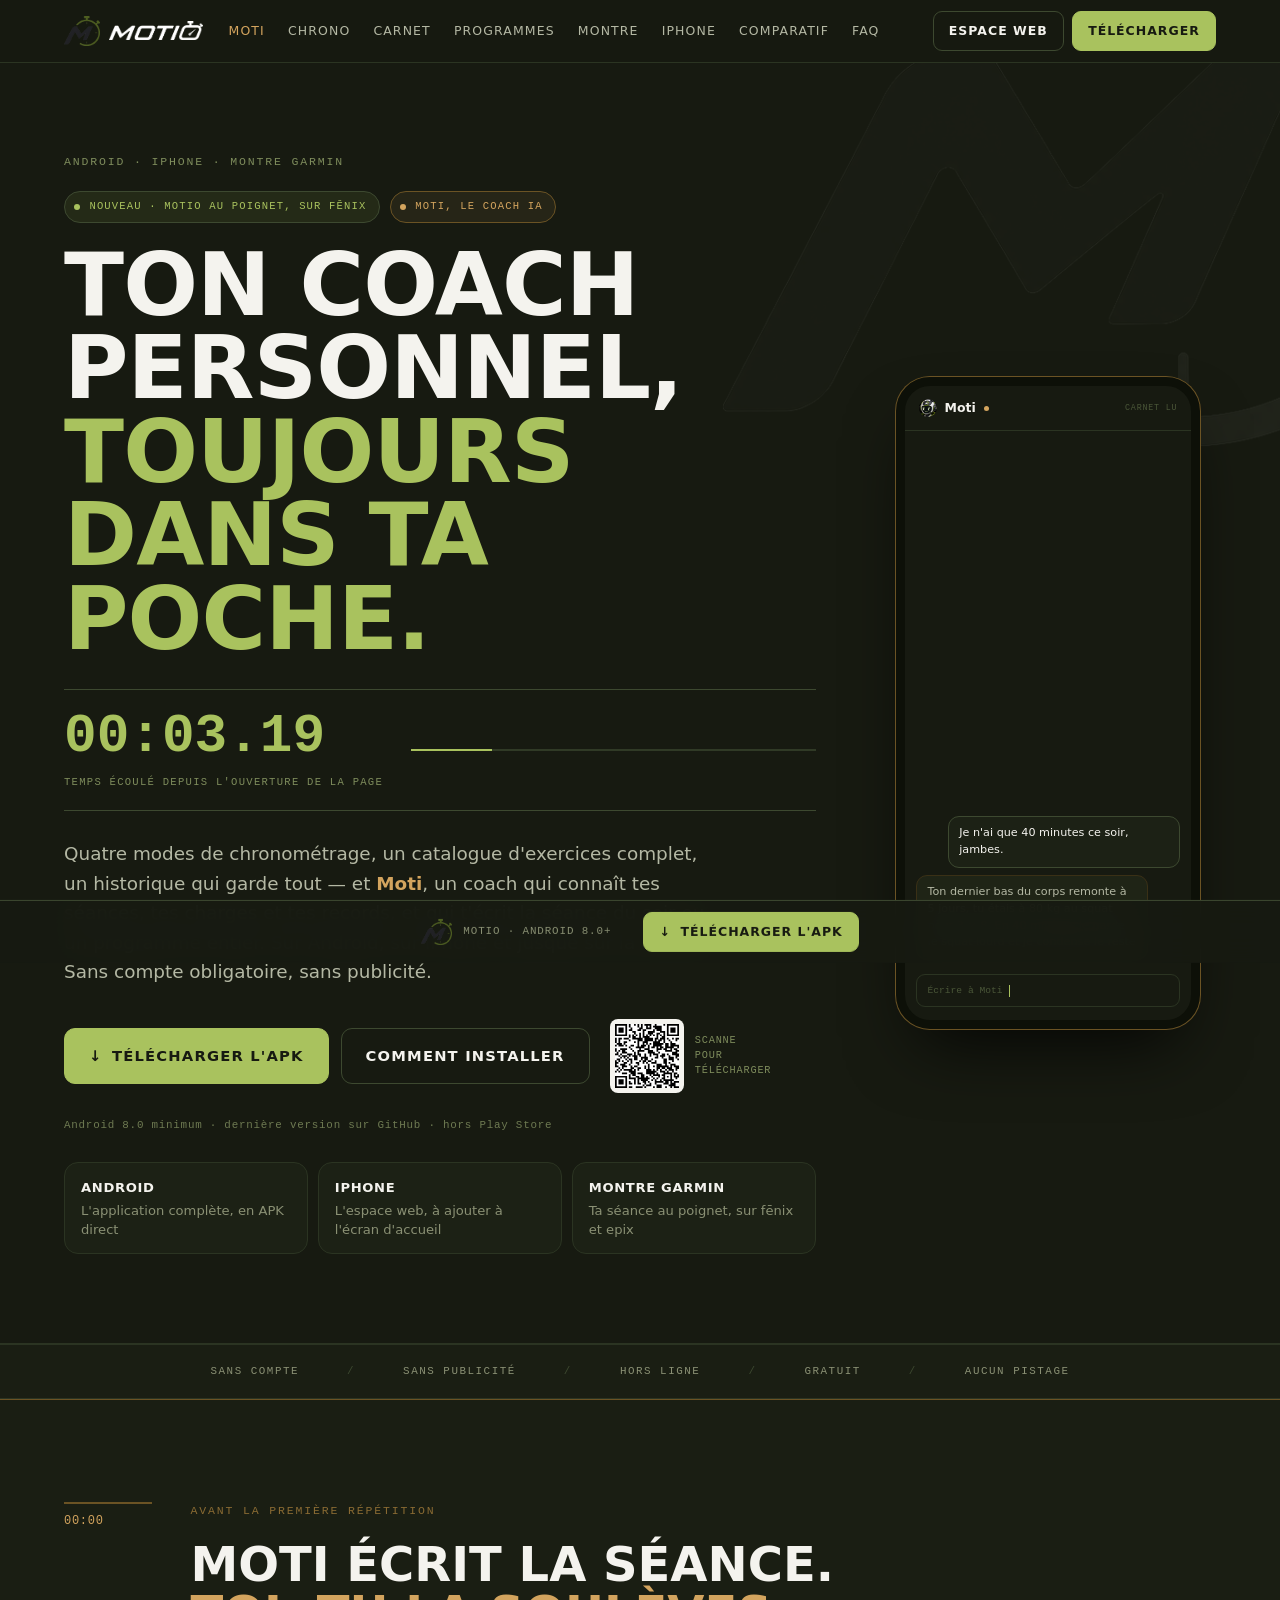
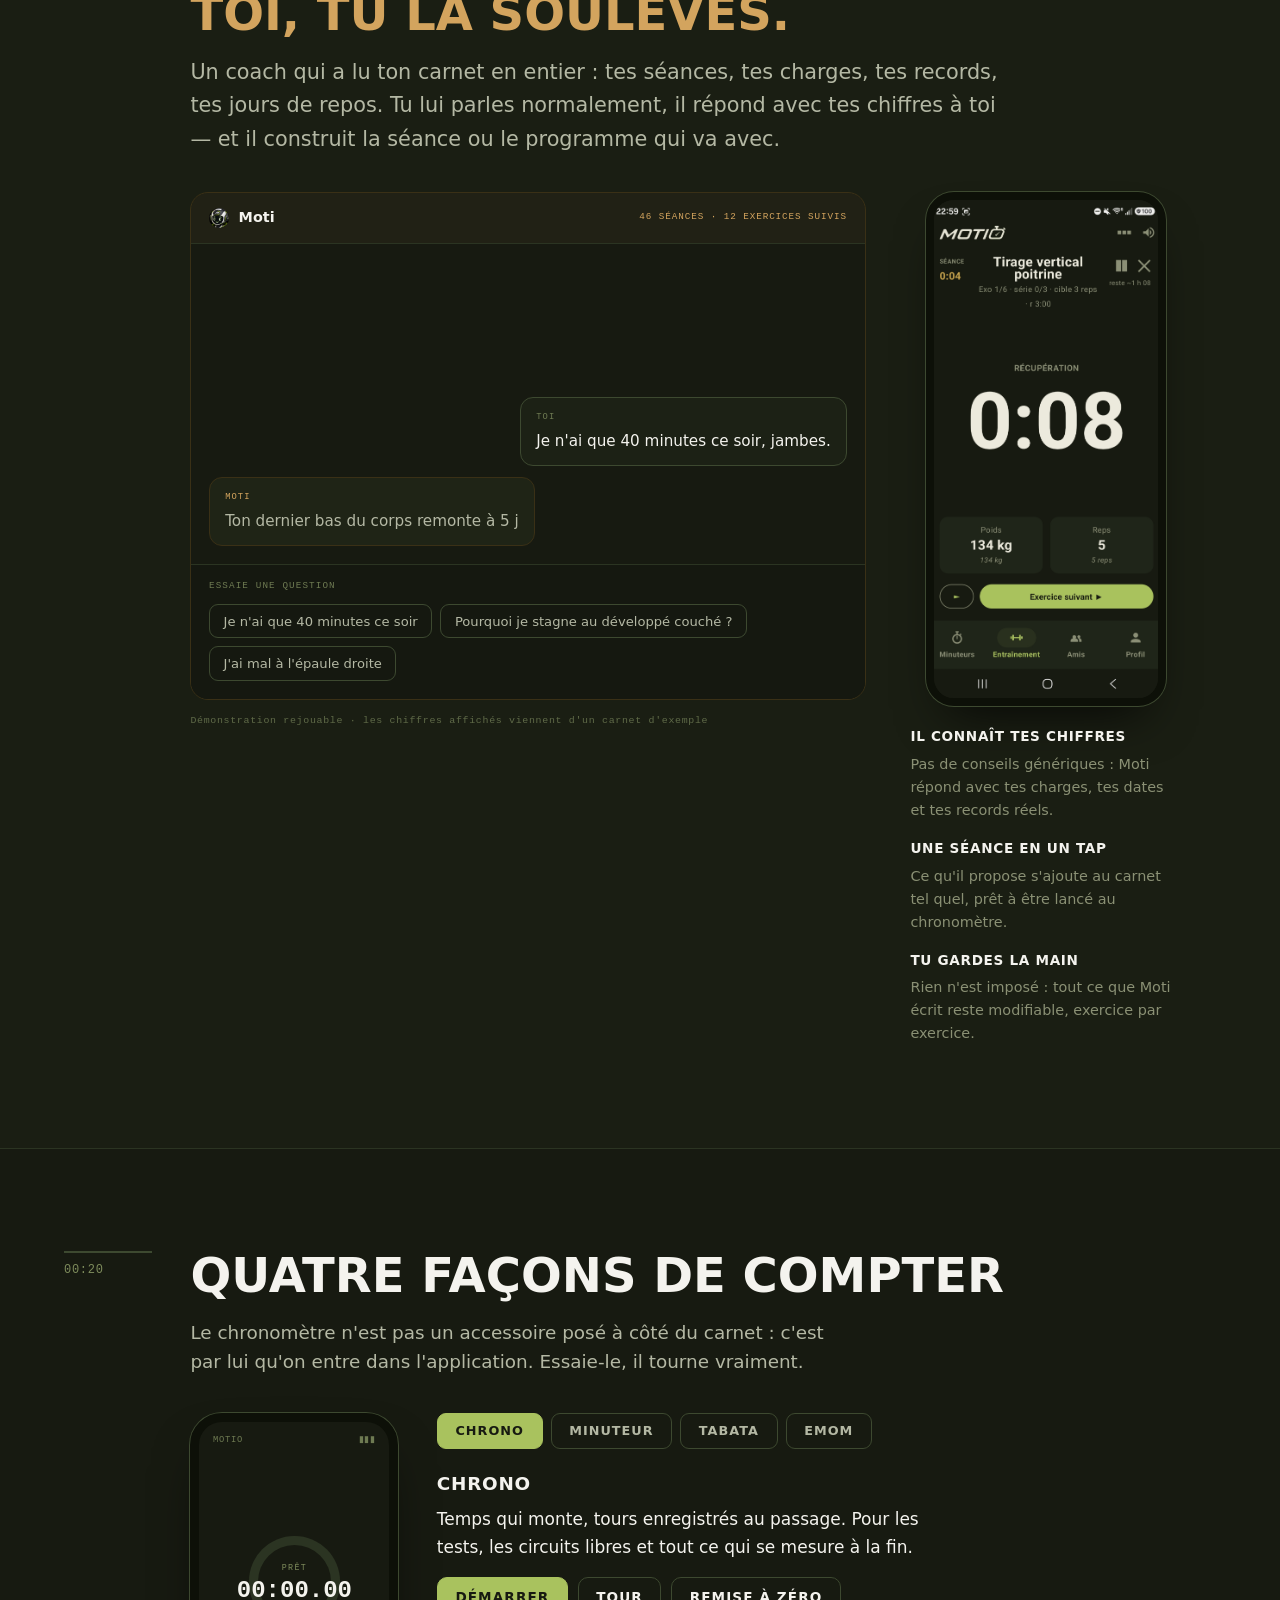
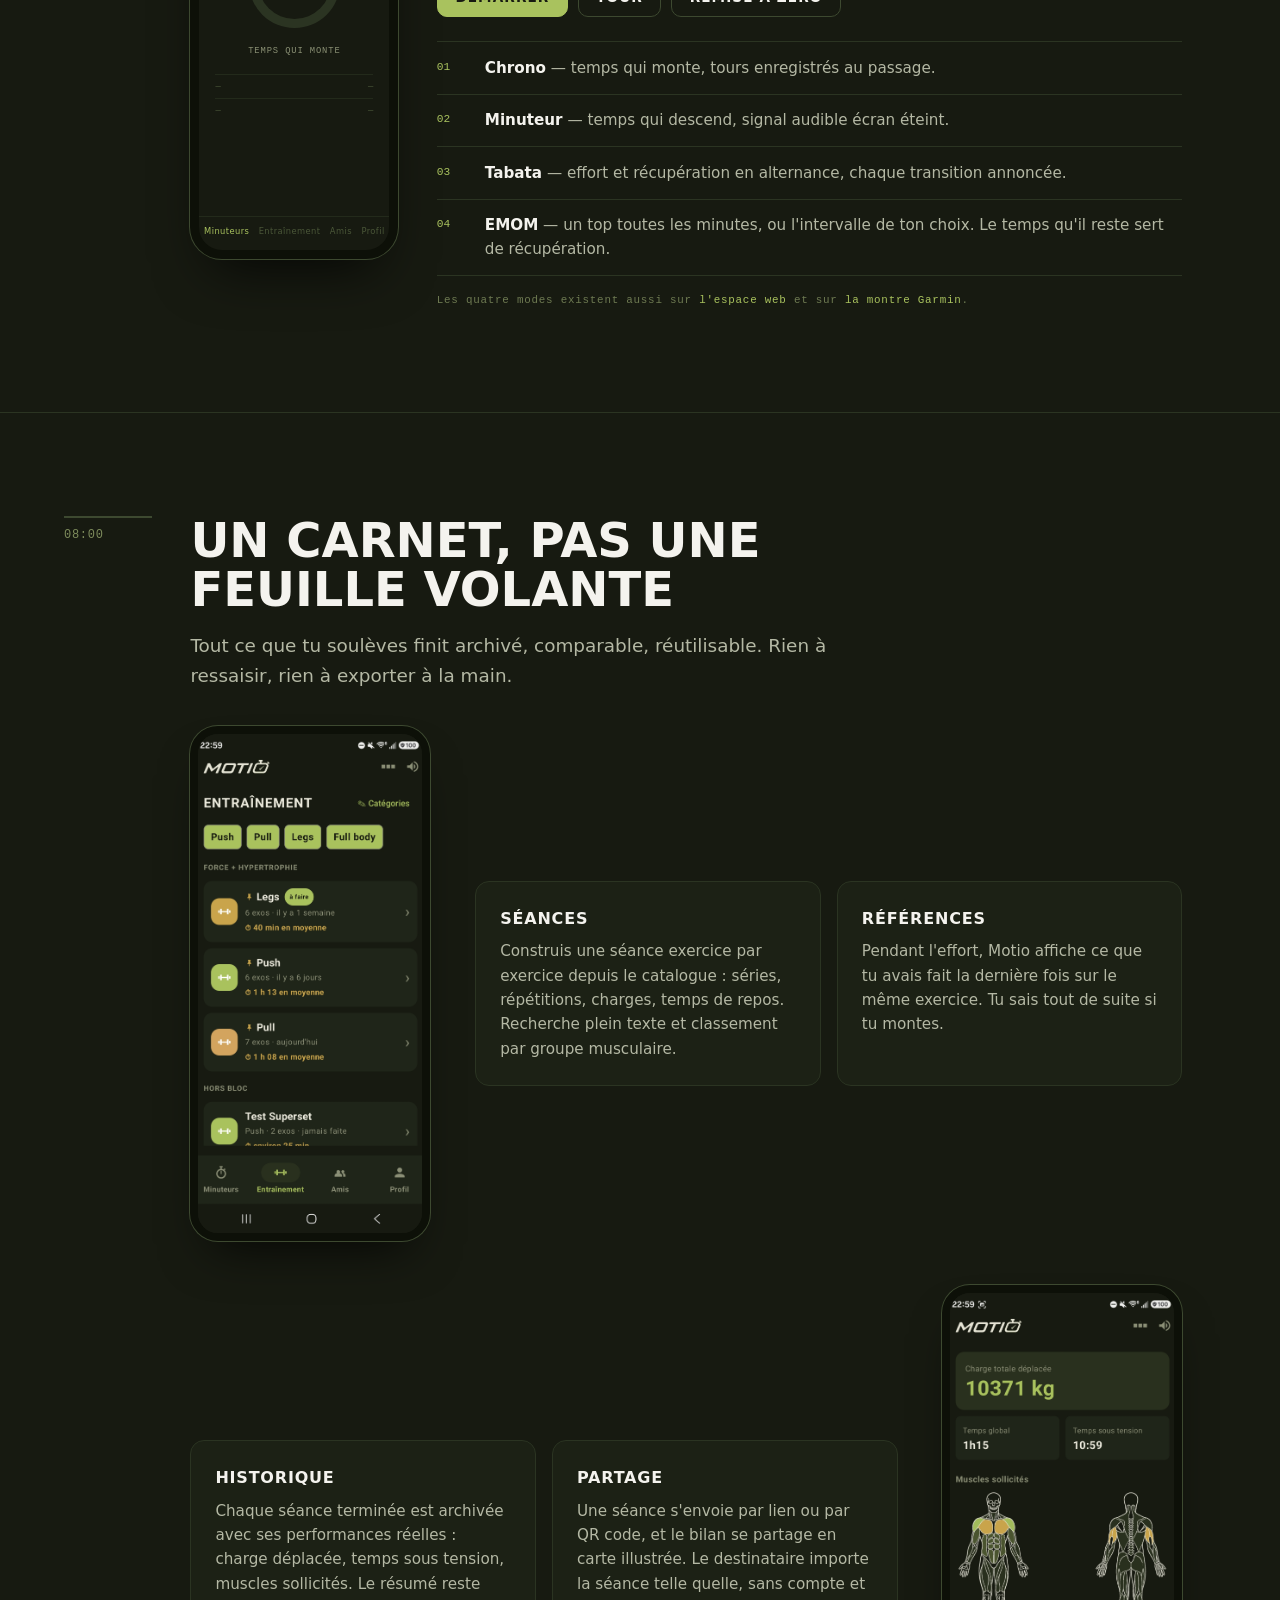
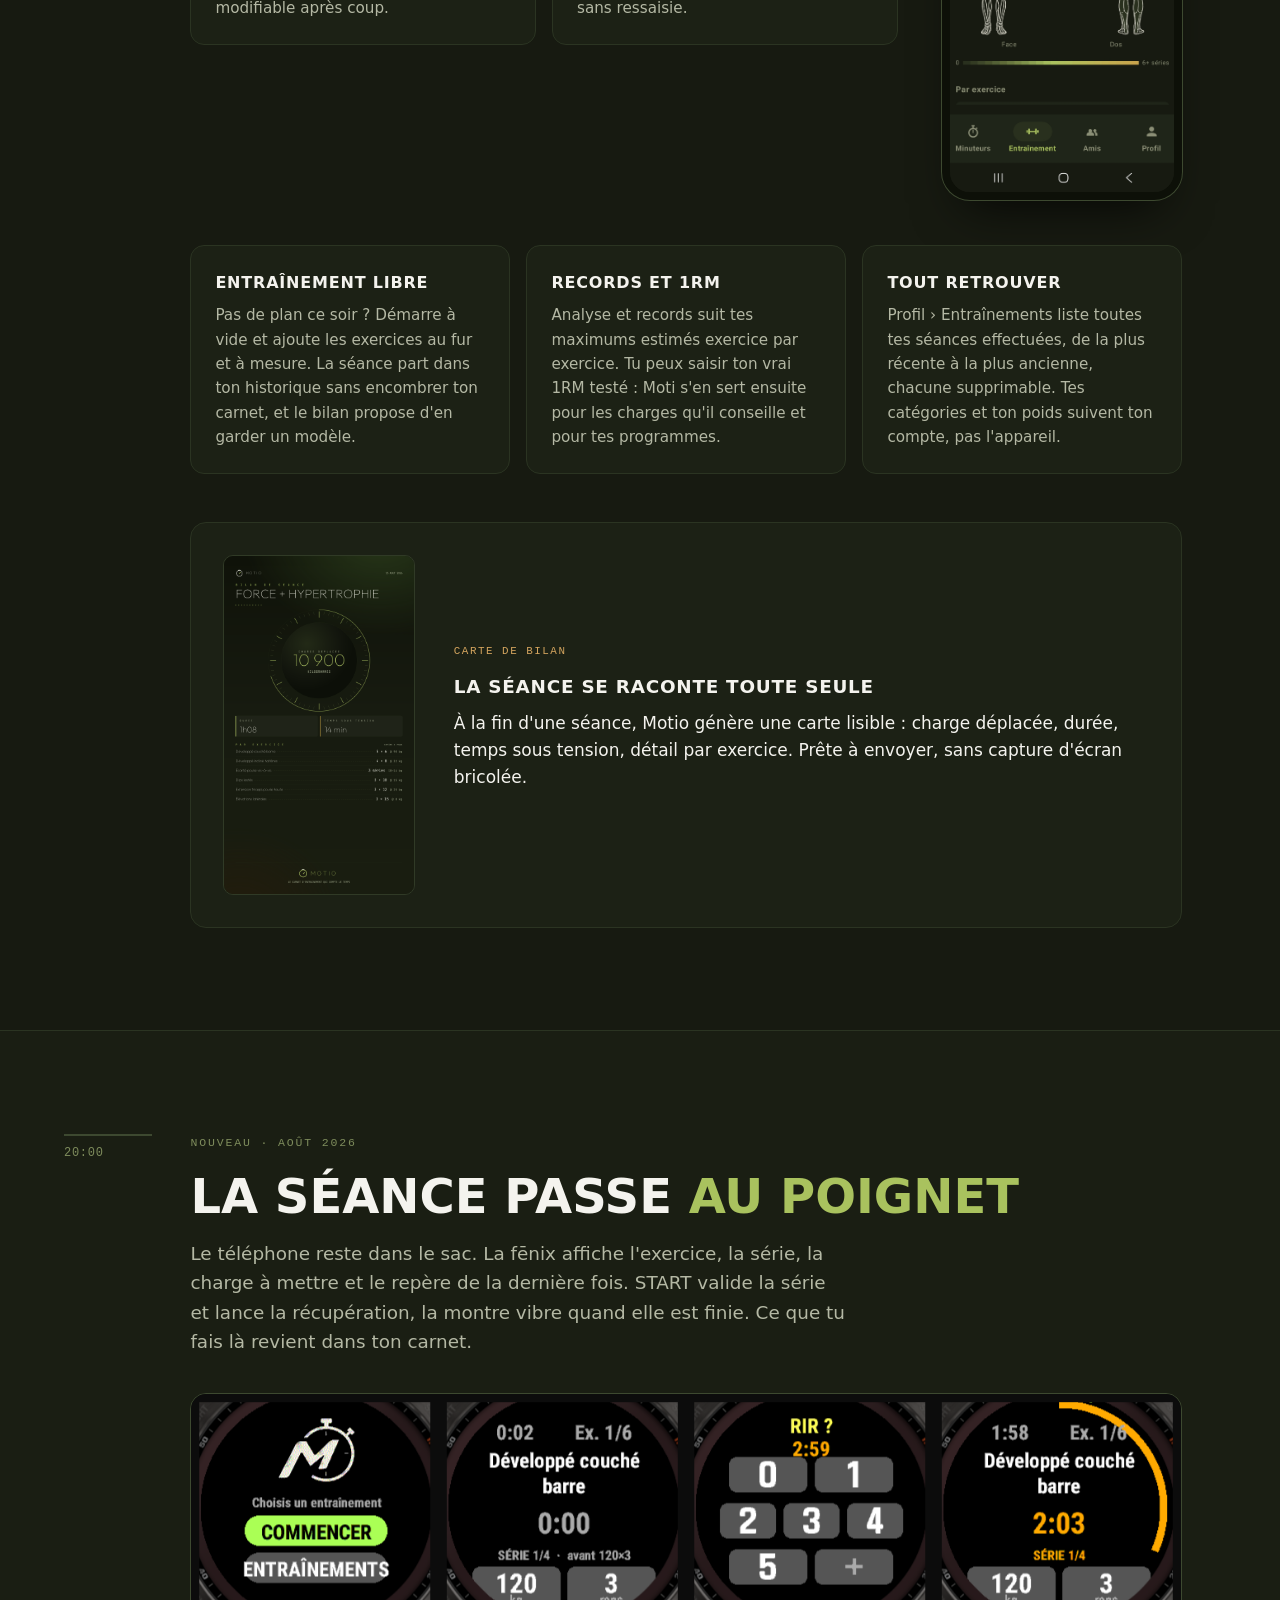
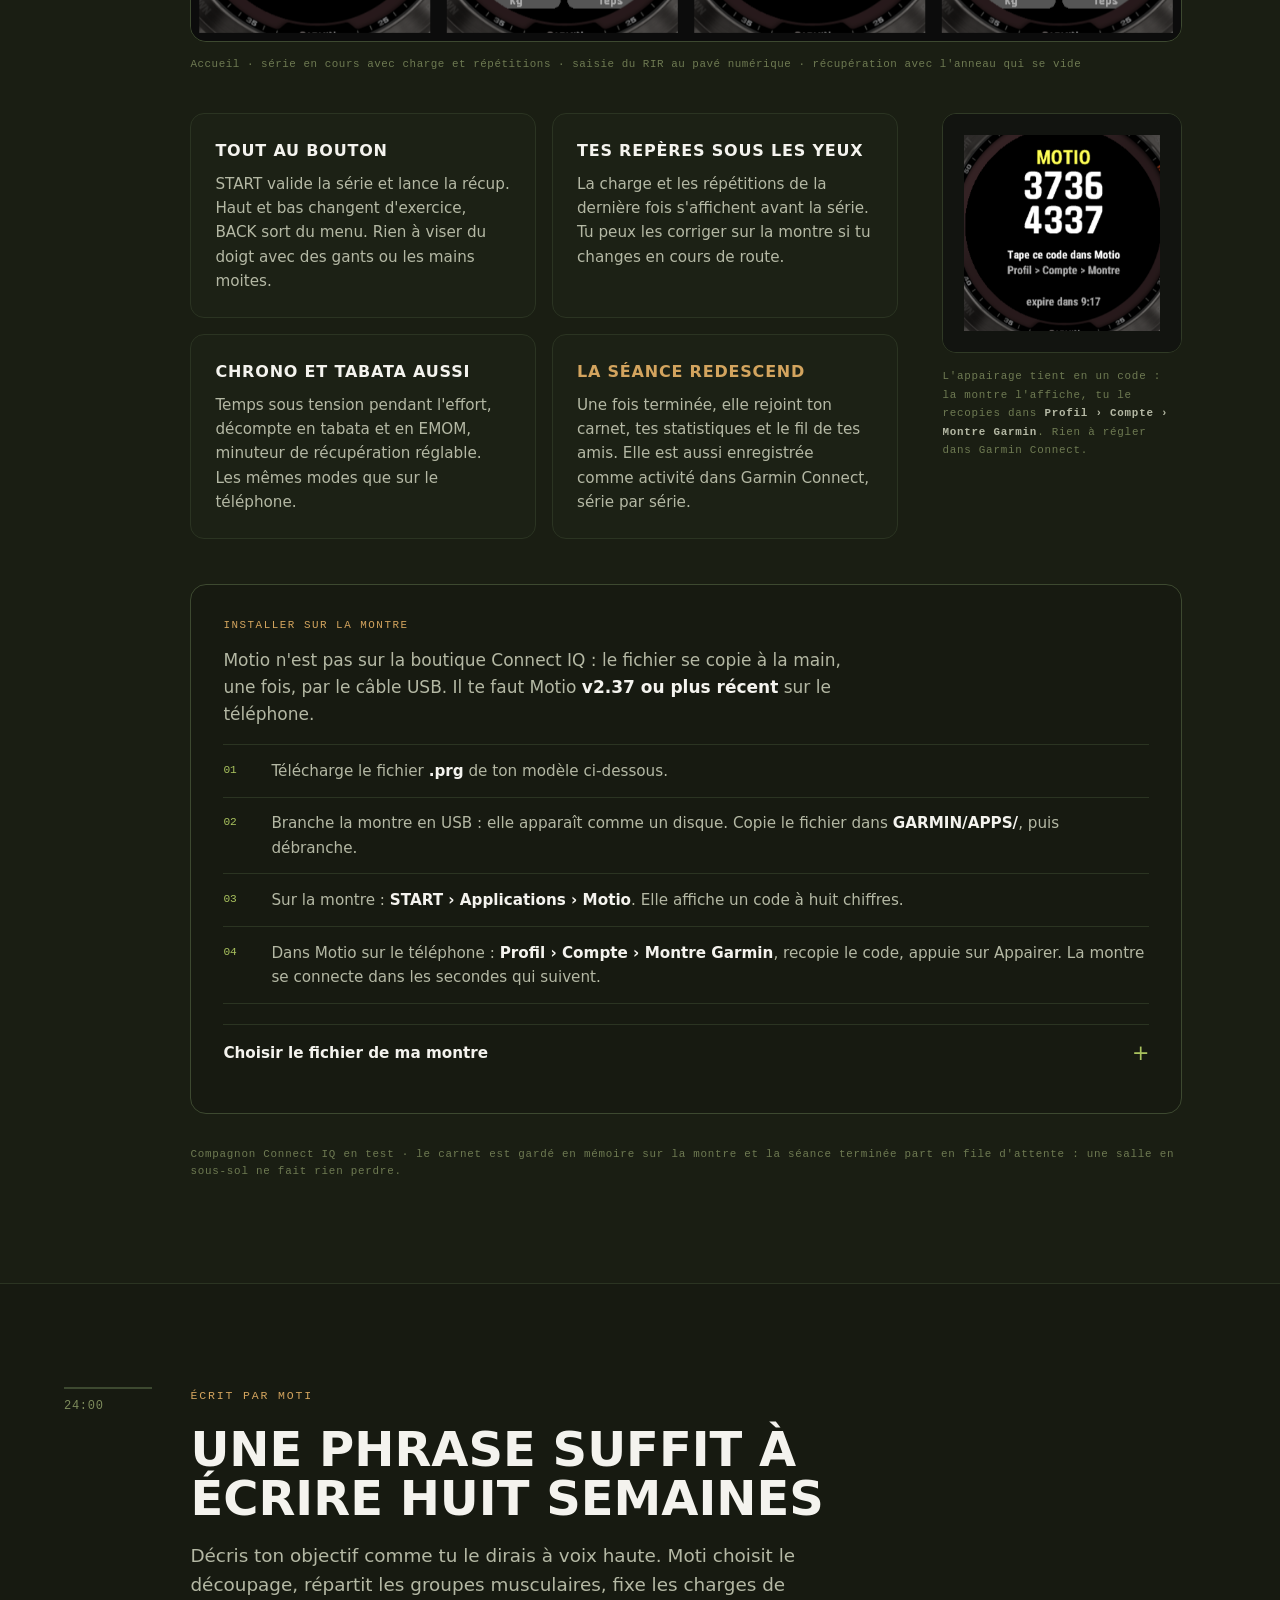
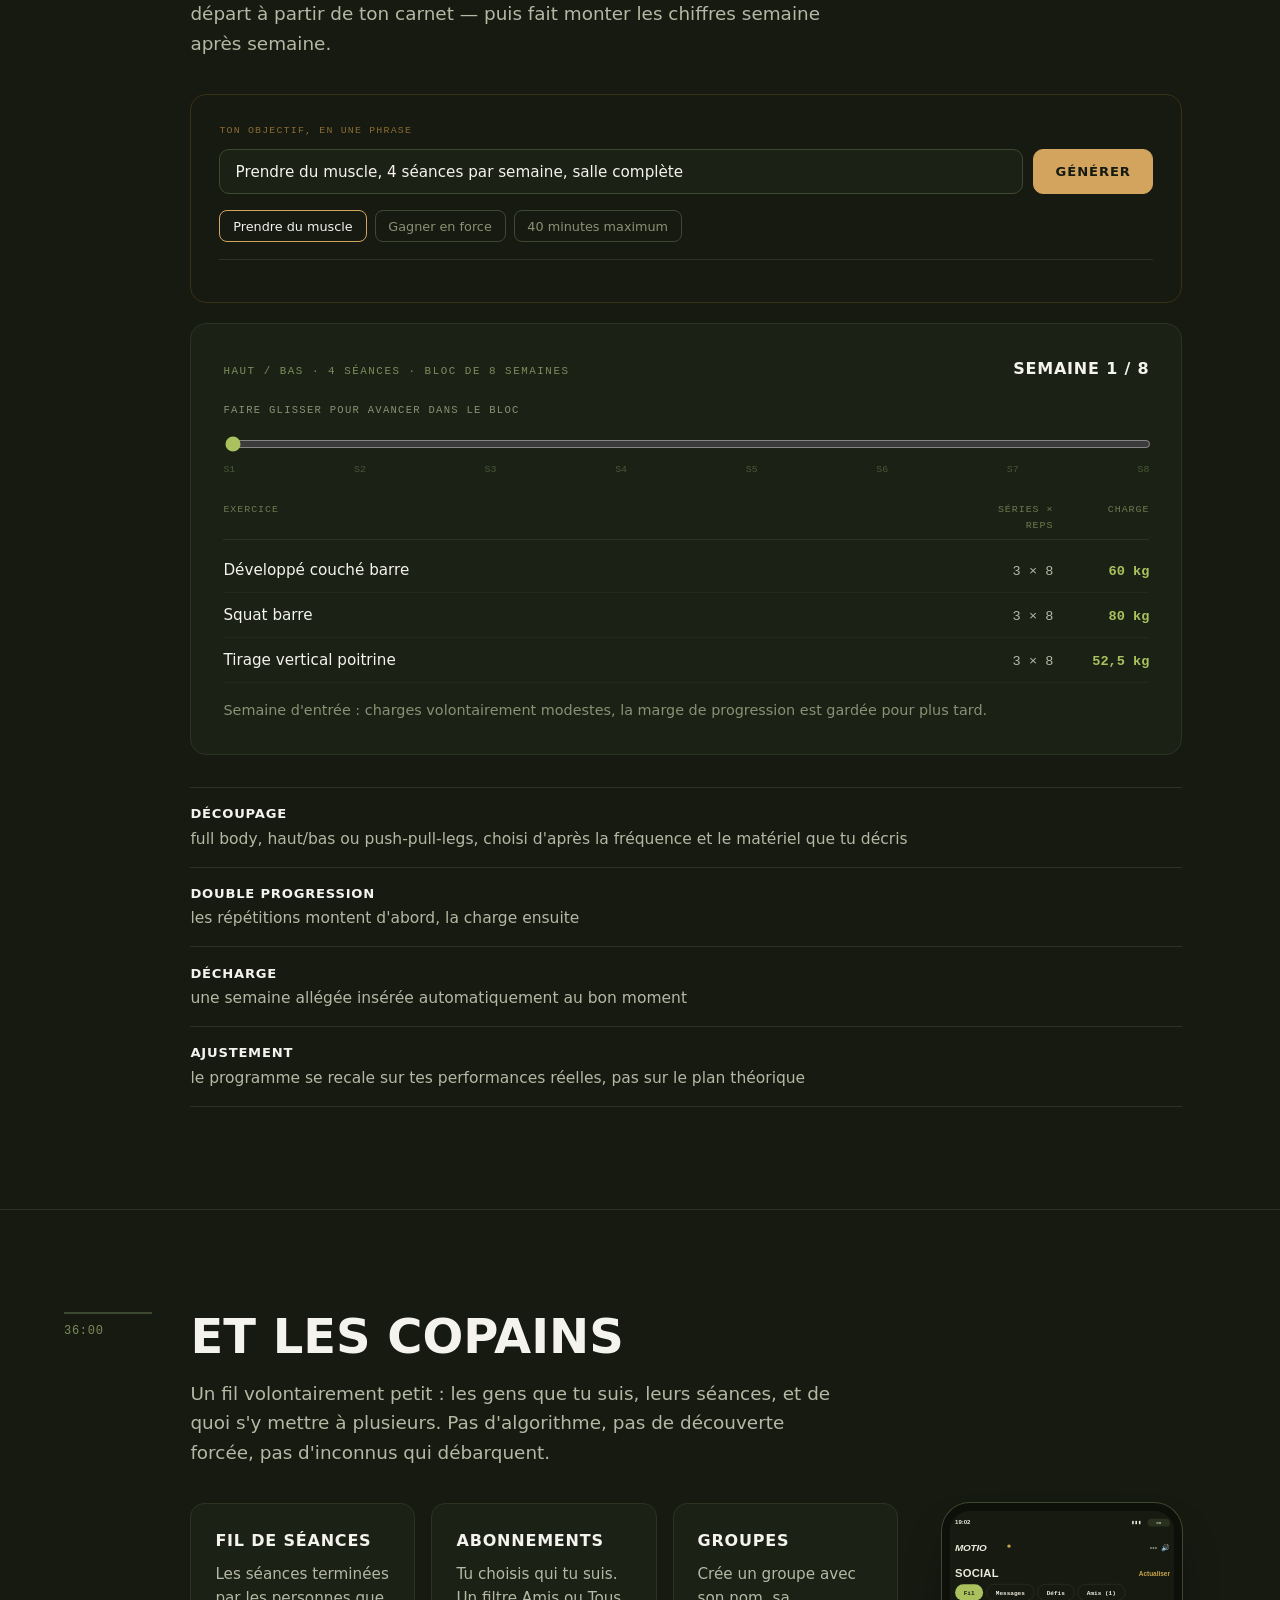
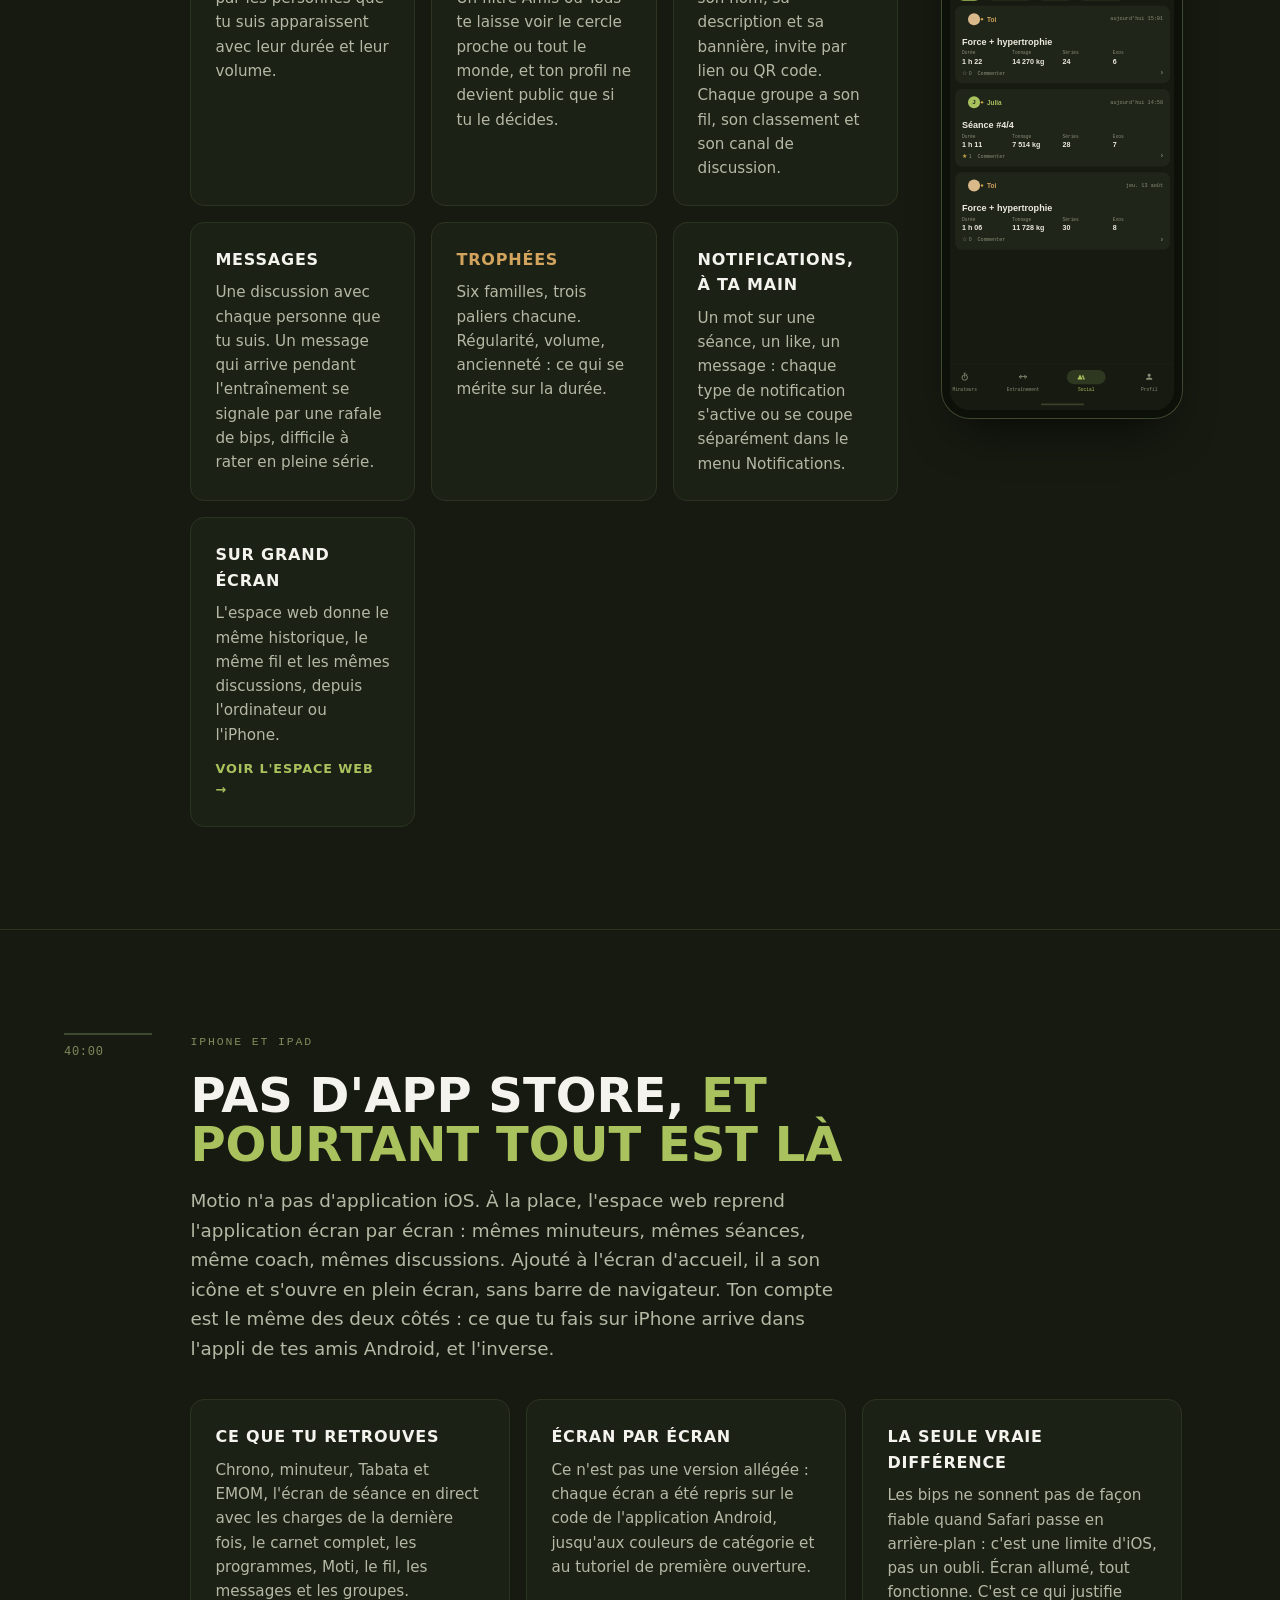
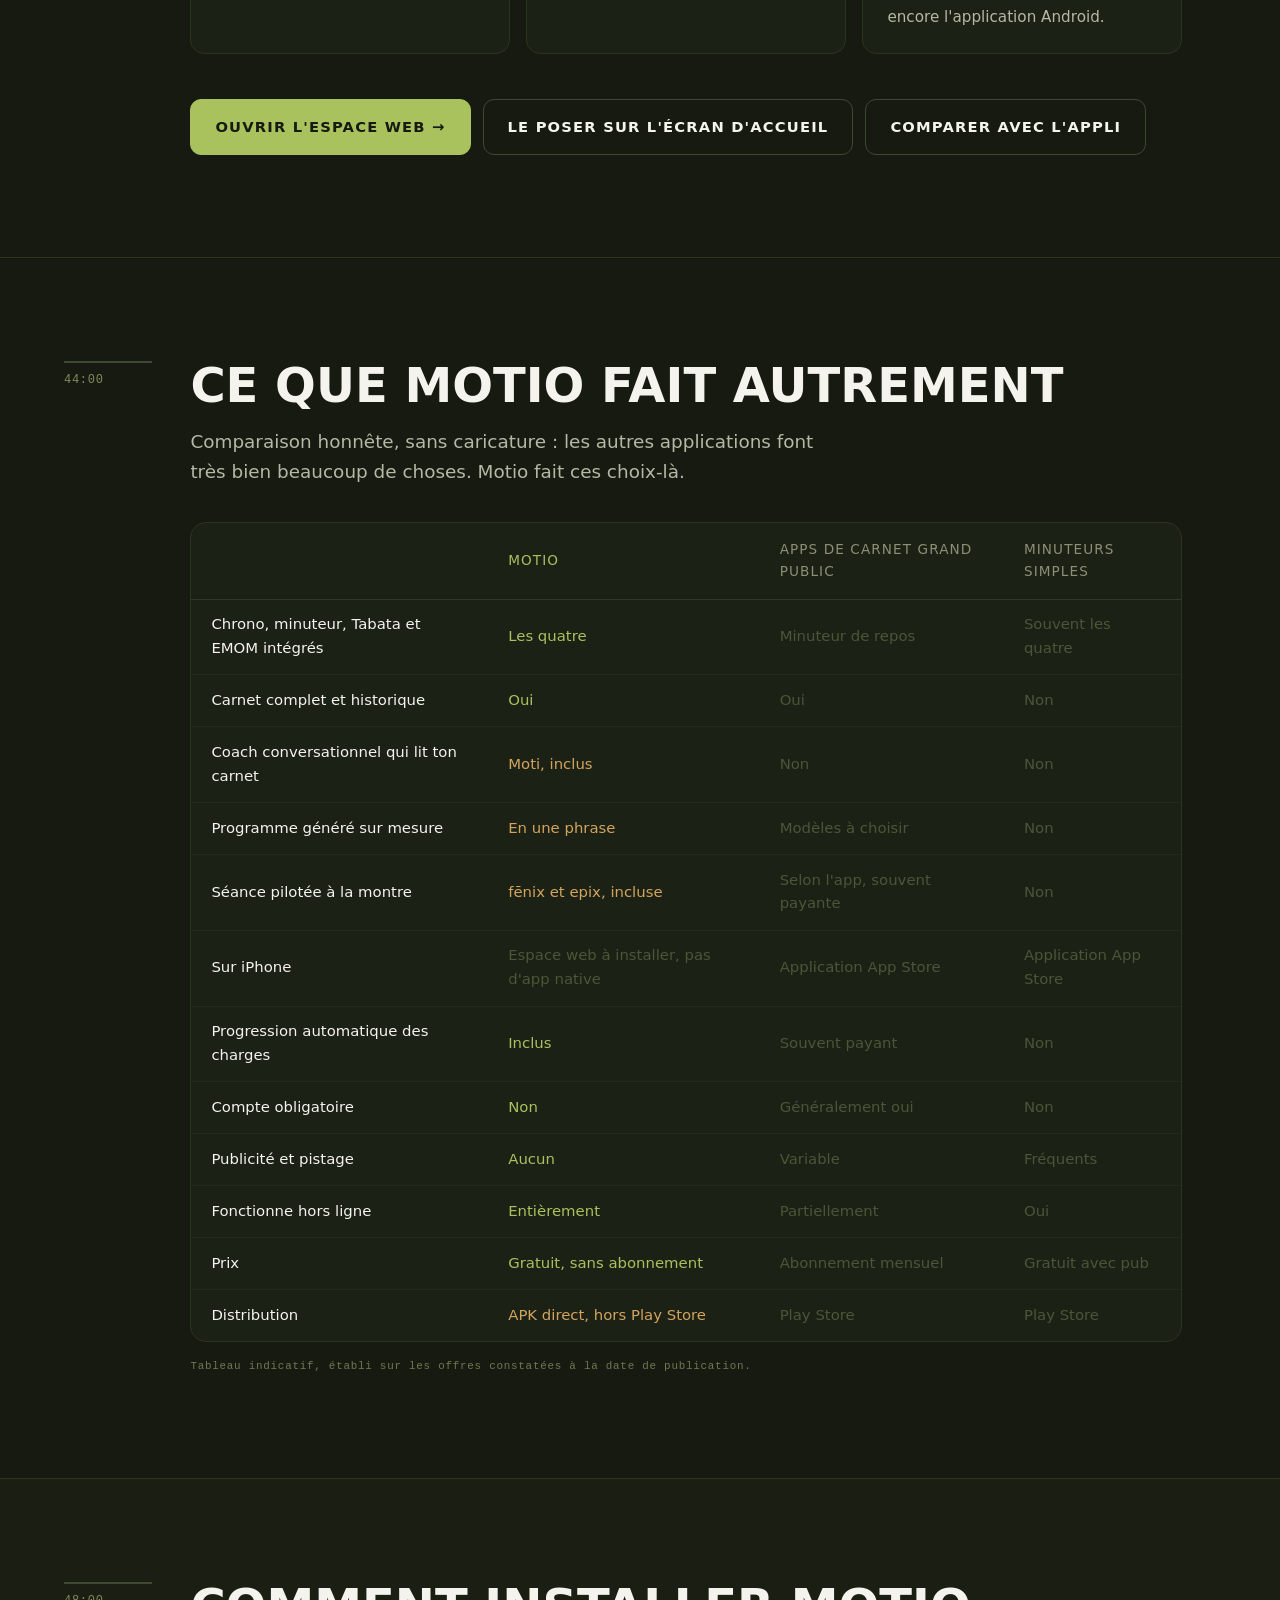
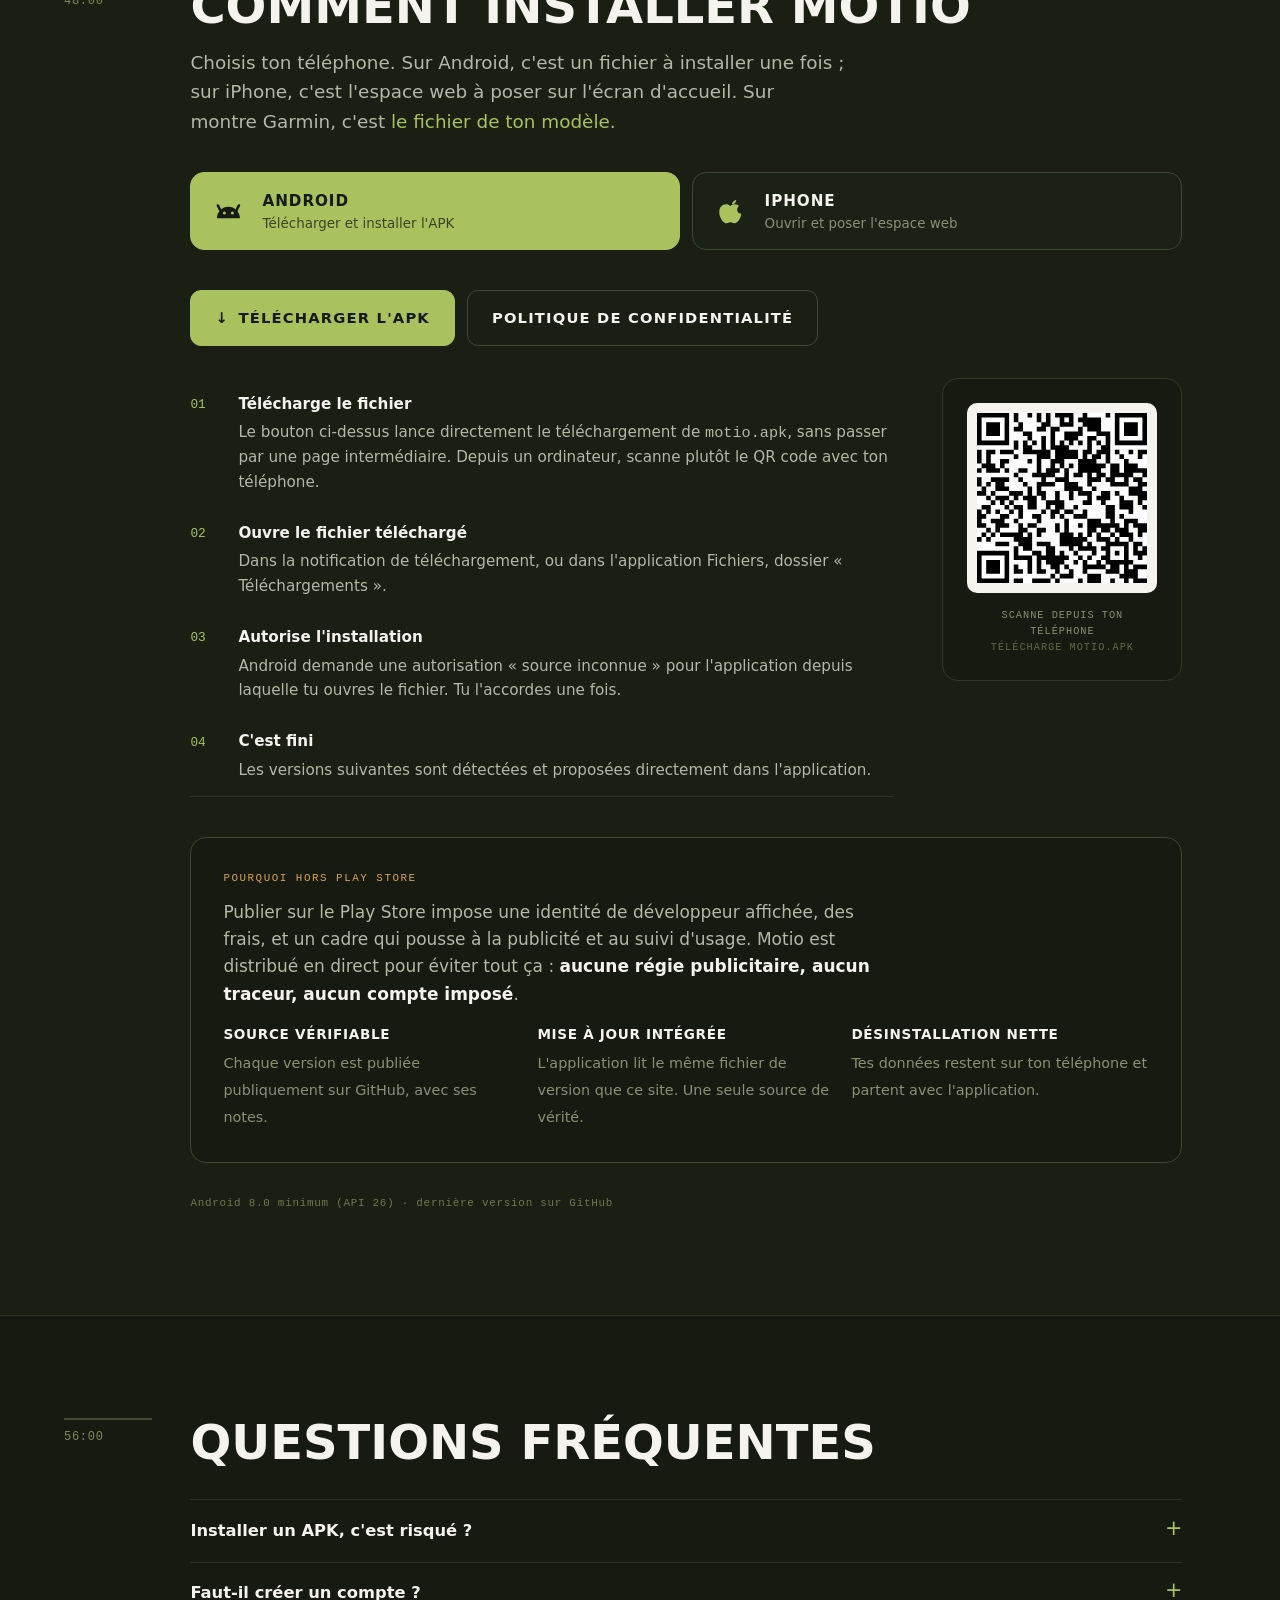
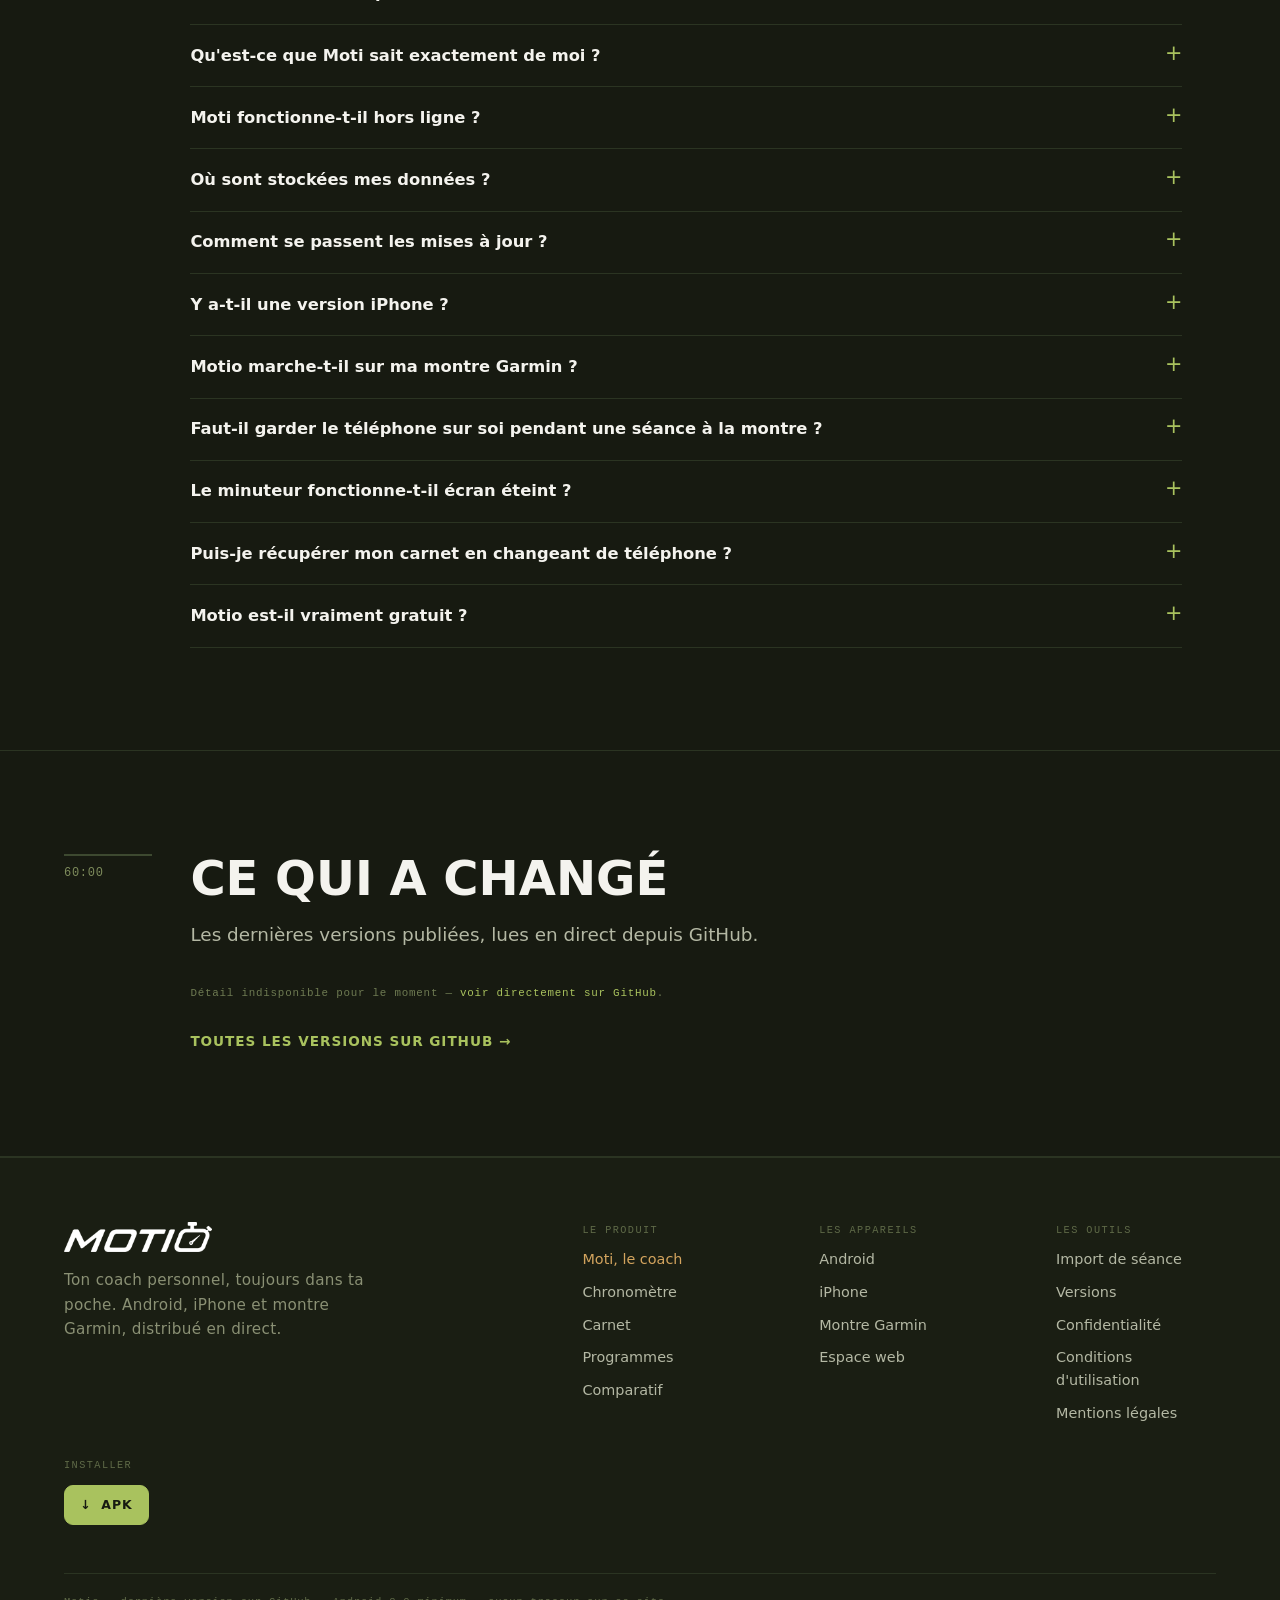
<file: index.html>
<!DOCTYPE html>
<html lang="fr">
<head>
<meta charset="utf-8">
  <meta http-equiv="Content-Security-Policy" content="default-src 'self'; script-src 'self'; style-src 'self' 'unsafe-inline' https://fonts.googleapis.com; font-src 'self' https://fonts.gstatic.com; img-src 'self' data:; connect-src 'self' https://raw.githubusercontent.com https://api.github.com; object-src 'none'; base-uri 'self'; form-action 'self'">
<meta name="viewport" content="width=device-width, initial-scale=1">
<title>Motio — Ton coach personnel, toujours dans ta poche</title>
<meta name="description" content="Chrono, minuteur, Tabata et EMOM, carnet d'entraînement complet, coach IA qui lit tes séances. Sur Android, sur iPhone par l'espace web, et au poignet sur montre Garmin fēnix. Sans compte, sans publicité.">
<meta name="theme-color" content="#171A11">
<meta property="og:title" content="Motio">
<meta property="og:description" content="Ton coach personnel, toujours dans ta poche. Android, iPhone et montre Garmin.">
<meta property="og:type" content="website">
<link rel="preconnect" href="https://fonts.googleapis.com">
<link rel="preconnect" href="https://fonts.gstatic.com" crossorigin>
<link href="https://fonts.googleapis.com/css2?family=Outfit:wght@400;500;600;700;800&family=Inter:wght@400;500;600&family=JetBrains+Mono:wght@400;500;700&display=swap" rel="stylesheet">
<link rel="stylesheet" href="assets/css/site.css">
</head>
<body>

<a class="skip" href="#modes">Aller au contenu</a>

<header class="topbar">
  <a class="brand" href="#top" aria-label="Motio — accueil">
    <img class="mark" src="assets/img/logo_m.png" alt="">
    <img class="word" src="assets/img/logo_motio.png" alt="Motio">
  </a>
  <nav class="topnav">
    <a href="#moti" class="gold">Moti</a>
    <a href="#modes">Chrono</a>
    <a href="#carnet">Carnet</a>
    <a href="#programmes">Programmes</a>
    <a href="#montre">Montre</a>
    <a href="#iphone">iPhone</a>
    <a href="#comparatif">Comparatif</a>
    <a href="#faq">FAQ</a>
  </nav>
  <!-- Deux portes d'entrée : essayer tout de suite dans le navigateur, ou
       installer l'application. Sur iOS, site.js masque « Espace web » — le
       bouton de téléchargement y devient déjà « Ouvrir l'espace web », et
       deux boutons vers la même page n'apprendraient rien. -->
  <div class="topbar-actions">
    <a class="btn btn-sm btn-ghost" id="btnEspaceWeb" href="app/">Espace web</a>
    <a class="btn btn-sm" href="https://github.com/Motio-training/motio-updates/releases/latest/download/motio.apk" rel="noopener">Télécharger</a>
  </div>
</header>

<main id="top">

  <!-- Affiché uniquement sur iPhone/iPad (assets/js/site.js) : Motio n'a pas
       d'APK pour iOS, l'espace web installé en PWA est l'équivalent. -->
  <div id="iphoneNudge" class="iphone-nudge" hidden>
    <p><strong>Tu es sur iPhone.</strong> Motio n'a pas d'application iOS, mais l'espace web t'offre la même expérience : chrono en direct, coach IA, séances, messages, groupes. Ouvre-le puis ajoute-le à ton écran d'accueil (icône Partager <span aria-hidden="true">􀈂</span> → « Sur l'écran d'accueil »).</p>
    <a class="btn btn-sm" href="app/">Ouvrir l'espace web →</a>
  </div>

  <!-- ============ HÉROS ============ -->
  <section class="hero">
    <img class="hero-ghost" src="assets/img/logo_m.png" alt="" aria-hidden="true">

    <div class="hero-main">
      <p class="eyebrow">Android · iPhone · montre Garmin</p>
      <div class="hero-badges">
        <a class="hero-badge alt" href="#montre"><i aria-hidden="true"></i>Nouveau · Motio au poignet, sur fēnix</a>
        <a class="hero-badge" href="#moti"><i aria-hidden="true"></i>Moti, le coach IA</a>
      </div>
      <h1>Ton coach personnel, <em>toujours dans ta poche.</em></h1>

      <div class="dial">
        <div>
          <span id="heroChrono" class="dial-digits">00:00.00</span>
          <span class="dial-label">temps écoulé depuis l'ouverture de la page</span>
        </div>
        <div class="dial-sweep" aria-hidden="true"><i></i></div>
      </div>

      <p class="lede" style="margin-bottom:2rem">Quatre modes de chronométrage, un catalogue d'exercices complet, un historique qui garde tout — et <strong style="color:var(--accent-2);font-weight:600">Moti</strong>, un coach qui connaît tes séances, tes charges et tes records, et qui t'écrit la séance du soir ou un programme entier. Sur Android, sur iPhone et jusque sur la montre. Sans compte obligatoire, sans publicité.</p>

      <div class="cta-row">
        <div class="cta-group">
          <a class="btn btn-lg" href="https://github.com/Motio-training/motio-updates/releases/latest/download/motio.apk" rel="noopener"><span aria-hidden="true">↓</span> Télécharger l'APK</a>
          <a class="btn btn-lg btn-ghost" href="#installer">Comment installer</a>
        </div>
        <div class="hero-qr">
          <div id="qrHero" class="qr-mini"></div>
          <span class="qr-mini-label">Scanne pour télécharger</span>
        </div>
      </div>
      <p class="fineprint hero-fine">Android 8.0 minimum · <span id="verHero">dernière version sur GitHub</span> · hors Play Store</p>

      <!-- Les trois portes d'entrée. Liens vers les sections plutôt que vers le
           fichier : sur iOS, site.js réécrit tout lien de téléchargement APK
           et écraserait le libellé de ces tuiles. -->
      <ul class="plateformes">
        <li><a href="#installer" data-os="android"><span class="p-k">Android</span><span class="p-v">L'application complète, en APK direct</span></a></li>
        <li><a href="#iphone"><span class="p-k">iPhone</span><span class="p-v">L'espace web, à ajouter à l'écran d'accueil</span></a></li>
        <li><a href="#montre"><span class="p-k">Montre Garmin</span><span class="p-v">Ta séance au poignet, sur fēnix et epix</span></a></li>
      </ul>
    </div>

    <div class="hero-visual">
      <div class="chat-phone">
        <div class="chat-phone-head">
          <img src="assets/img/moti_avatar.jpg" alt="">
          <span class="who">Moti</span>
          <span class="dot" aria-hidden="true"></span>
          <span class="meta">carnet lu</span>
        </div>
        <div class="chat-phone-body" id="heroChat" aria-live="polite"></div>
        <div class="chat-phone-input">
          <span>Écrire à Moti</span>
          <span class="chat-caret" aria-hidden="true"></span>
        </div>
      </div>
    </div>
  </section>

  <!-- ============ BANDEAU ============ -->
  <div class="bandeau">
    <span>Sans compte</span><span class="sep">/</span><span>Sans publicité</span><span class="sep">/</span><span>Hors ligne</span><span class="sep">/</span><span>Gratuit</span><span class="sep">/</span><span>Aucun pistage</span>
  </div>

  <!-- ============ MOTI (COACH IA) ============ -->
  <section class="block" id="moti" data-sect style="border-top:1px solid #6B5324;background:var(--ink-2)">
    <div class="tc" style="border-top-color:#6B5324;color:var(--accent-2)">00:00</div>
    <div class="block-body">
      <p class="eyebrow" style="color:#8A6B33">Avant la première répétition</p>
      <h2 style="max-width:20ch">Moti écrit la séance. <span style="color:var(--accent-2)">Toi, tu la soulèves.</span></h2>
      <p class="lede" style="font-size:clamp(1.05rem,1rem + .4vw,1.3rem);max-width:62ch">Un coach qui a lu ton carnet en entier : tes séances, tes charges, tes records, tes jours de repos. Tu lui parles normalement, il répond avec tes chiffres à toi — et il construit la séance ou le programme qui va avec.</p>

      <div class="split" style="align-items:flex-start">
        <div class="split-content" style="flex:1 1 27rem">
          <div class="moti-demo">
            <div class="moti-demo-head">
              <img src="assets/img/moti_avatar.jpg" alt="">
              <span class="who">Moti</span>
              <span class="meta">46 séances · 12 exercices suivis</span>
            </div>
            <div class="moti-demo-body" id="motiChat" aria-live="polite"></div>
            <div class="moti-demo-foot">
              <p>Essaie une question</p>
              <div class="quick-qs">
                <button type="button" class="quick-q" data-q="court">Je n'ai que 40 minutes ce soir</button>
                <button type="button" class="quick-q" data-q="stagne">Pourquoi je stagne au développé couché ?</button>
                <button type="button" class="quick-q" data-q="epaule">J'ai mal à l'épaule droite</button>
              </div>
            </div>
          </div>
          <p class="moti-demo-fine">Démonstration rejouable · les chiffres affichés viennent d'un carnet d'exemple</p>
        </div>

        <div class="moti-features">
          <div class="phone-wrap">
            <div class="phone phone-sm">
              <img src="assets/img/screen-recuperation.jpg" alt="Moti dans l'application, pendant la récupération entre deux séries">
            </div>
          </div>
          <div>
            <div class="feature-line"><span class="k">Il connaît tes chiffres</span><p class="v">Pas de conseils génériques : Moti répond avec tes charges, tes dates et tes records réels.</p></div>
            <div class="feature-line"><span class="k">Une séance en un tap</span><p class="v">Ce qu'il propose s'ajoute au carnet tel quel, prêt à être lancé au chronomètre.</p></div>
            <div class="feature-line"><span class="k">Tu gardes la main</span><p class="v">Rien n'est imposé : tout ce que Moti écrit reste modifiable, exercice par exercice.</p></div>
          </div>
        </div>
      </div>
    </div>
  </section>

  <!-- ============ MODES ============ -->
  <section class="block" id="modes" data-sect>
    <div class="tc">00:20</div>
    <div class="block-body">
      <h2>Quatre façons de compter</h2>
      <p class="lede">Le chronomètre n'est pas un accessoire posé à côté du carnet : c'est par lui qu'on entre dans l'application. Essaie-le, il tourne vraiment.</p>

      <div class="demo">
        <div class="phone-wrap demo-phone-wrap">
          <div class="phone phone-md demo-phone">
            <div class="demo-topbar"><span>MOTIO</span><span>▮▮▮</span></div>
            <div class="demo-body">
              <div id="demoDial" class="demo-dial">
                <div class="demo-dial-face">
                  <span id="demoPhase" class="demo-phase">prêt</span>
                  <span id="demoDigits" class="demo-digits">00:00.00</span>
                </div>
              </div>
              <span id="demoMeta" class="demo-meta">temps qui monte</span>
              <div class="demo-laps" aria-hidden="true">
                <div id="demoLap1" class="demo-lap"><span>—</span><span>—</span></div>
                <div id="demoLap2" class="demo-lap"><span>—</span><span>—</span></div>
              </div>
            </div>
            <div class="demo-tabbar"><span class="on">Minuteurs</span><span>Entraînement</span><span>Amis</span><span>Profil</span></div>
          </div>
        </div>

        <div class="demo-panel">
          <div class="mode-tabs" role="group" aria-label="Choisir un mode">
            <button type="button" class="mode-tab on" data-mode="chrono">Chrono</button>
            <button type="button" class="mode-tab" data-mode="minuteur">Minuteur</button>
            <button type="button" class="mode-tab" data-mode="tabata">Tabata</button>
            <button type="button" class="mode-tab" data-mode="emom">EMOM</button>
          </div>

          <h3 id="demoTitle" style="font-size:1.15rem;letter-spacing:.04em">Chrono</h3>
          <p id="demoDesc" style="max-width:46ch">Temps qui monte, tours enregistrés au passage. Pour les tests, les circuits libres et tout ce qui se mesure à la fin.</p>

          <div class="demo-actions">
            <button type="button" class="btn" id="demoRun">Démarrer</button>
            <button type="button" class="btn btn-ghost" id="demoSecond">Tour</button>
            <button type="button" class="btn btn-ghost" id="demoReset">Remise à zéro</button>
          </div>

          <ul class="numbered">
            <li><span class="n">01</span><span class="t"><strong>Chrono</strong> — temps qui monte, tours enregistrés au passage.</span></li>
            <li><span class="n">02</span><span class="t"><strong>Minuteur</strong> — temps qui descend, signal audible écran éteint.</span></li>
            <li><span class="n">03</span><span class="t"><strong>Tabata</strong> — effort et récupération en alternance, chaque transition annoncée.</span></li>
            <li><span class="n">04</span><span class="t"><strong>EMOM</strong> — un top toutes les minutes, ou l'intervalle de ton choix. Le temps qu'il reste sert de récupération.</span></li>
          </ul>
          <p class="fineprint" style="margin-top:1rem">Les quatre modes existent aussi sur <a href="#iphone">l'espace web</a> et sur <a href="#montre">la montre Garmin</a>.</p>
        </div>
      </div>
    </div>
  </section>

  <!-- ============ CARNET ============ -->
  <section class="block" id="carnet" data-sect>
    <div class="tc">08:00</div>
    <div class="block-body">
      <h2>Un carnet, pas une feuille volante</h2>
      <p class="lede">Tout ce que tu soulèves finit archivé, comparable, réutilisable. Rien à ressaisir, rien à exporter à la main.</p>

      <div class="split">
        <div class="split-media">
          <div class="phone phone-sm">
            <img src="assets/img/screen-entrainement.jpg" alt="Liste des séances d'entraînement dans Motio">
          </div>
        </div>
        <div class="split-content grid grid-2">
          <article class="card">
            <h3>Séances</h3>
            <p>Construis une séance exercice par exercice depuis le catalogue : séries, répétitions, charges, temps de repos. Recherche plein texte et classement par groupe musculaire.</p>
          </article>
          <article class="card">
            <h3>Références</h3>
            <p>Pendant l'effort, Motio affiche ce que tu avais fait la dernière fois sur le même exercice. Tu sais tout de suite si tu montes.</p>
          </article>
        </div>
      </div>

      <div class="split">
        <div class="split-content grid grid-2">
          <article class="card">
            <h3>Historique</h3>
            <p>Chaque séance terminée est archivée avec ses performances réelles : charge déplacée, temps sous tension, muscles sollicités. Le résumé reste modifiable après coup.</p>
          </article>
          <article class="card">
            <h3>Partage</h3>
            <p>Une séance s'envoie par lien ou par QR code, et le bilan se partage en carte illustrée. Le destinataire importe la séance telle quelle, sans compte et sans ressaisie.</p>
          </article>
        </div>
        <div class="split-media">
          <div class="phone phone-sm">
            <img src="assets/img/screen-bilan.jpg" alt="Bilan d'une séance : charge déplacée et muscles sollicités">
          </div>
        </div>
      </div>

      <div class="grid grid-3" style="margin:0 0 clamp(1.5rem,3.5vw,3rem)">
        <article class="card">
          <h3>Entraînement libre</h3>
          <p>Pas de plan ce soir ? Démarre à vide et ajoute les exercices au fur et à mesure. La séance part dans ton historique sans encombrer ton carnet, et le bilan propose d'en garder un modèle.</p>
        </article>
        <article class="card">
          <h3>Records et 1RM</h3>
          <p>Analyse et records suit tes maximums estimés exercice par exercice. Tu peux saisir ton vrai 1RM testé : Moti s'en sert ensuite pour les charges qu'il conseille et pour tes programmes.</p>
        </article>
        <article class="card">
          <h3>Tout retrouver</h3>
          <p>Profil › Entraînements liste toutes tes séances effectuées, de la plus récente à la plus ancienne, chacune supprimable. Tes catégories et ton poids suivent ton compte, pas l'appareil.</p>
        </article>
      </div>

      <div class="callout">
        <img src="assets/img/preview_carte.png" alt="Carte de partage d'une séance générée par Motio">
        <div class="callout-body">
          <p class="callout-tag">Carte de bilan</p>
          <h3 style="font-size:1.15rem;letter-spacing:.04em">La séance se raconte toute seule</h3>
          <p>À la fin d'une séance, Motio génère une carte lisible : charge déplacée, durée, temps sous tension, détail par exercice. Prête à envoyer, sans capture d'écran bricolée.</p>
        </div>
      </div>
    </div>
  </section>

  <!-- ============ MONTRE GARMIN ============ -->
  <section class="block block-alt" id="montre" data-sect>
    <div class="tc">20:00</div>
    <div class="block-body">
      <p class="eyebrow">Nouveau · août 2026</p>
      <h2>La séance passe <span style="color:var(--accent)">au poignet</span></h2>
      <p class="lede">Le téléphone reste dans le sac. La fēnix affiche l'exercice, la série, la charge à mettre et le repère de la dernière fois. START valide la série et lance la récupération, la montre vibre quand elle est finie. Ce que tu fais là revient dans ton carnet.</p>

      <figure class="watch-shots">
        <img src="assets/img/watch-ecrans.png" alt="Quatre écrans de Motio sur une montre Garmin fēnix : accueil, série en cours, saisie du RIR, récupération">
        <figcaption>Accueil · série en cours avec charge et répétitions · saisie du RIR au pavé numérique · récupération avec l'anneau qui se vide</figcaption>
      </figure>

      <div class="split" style="align-items:flex-start">
        <div class="split-content grid grid-2">
          <article class="card">
            <h3>Tout au bouton</h3>
            <p>START valide la série et lance la récup. Haut et bas changent d'exercice, BACK sort du menu. Rien à viser du doigt avec des gants ou les mains moites.</p>
          </article>
          <article class="card">
            <h3>Tes repères sous les yeux</h3>
            <p>La charge et les répétitions de la dernière fois s'affichent avant la série. Tu peux les corriger sur la montre si tu changes en cours de route.</p>
          </article>
          <article class="card">
            <h3>Chrono et tabata aussi</h3>
            <p>Temps sous tension pendant l'effort, décompte en tabata et en EMOM, minuteur de récupération réglable. Les mêmes modes que sur le téléphone.</p>
          </article>
          <article class="card">
            <h3 class="gold">La séance redescend</h3>
            <p>Une fois terminée, elle rejoint ton carnet, tes statistiques et le fil de tes amis. Elle est aussi enregistrée comme activité dans Garmin Connect, série par série.</p>
          </article>
        </div>
        <div class="split-media watch-pair">
          <img src="assets/img/watch-appairage.png" alt="La montre affiche un code à huit chiffres à recopier dans Motio">
          <p class="fineprint">L'appairage tient en un code : la montre l'affiche, tu le recopies dans <strong style="color:var(--text-dim)">Profil › Compte › Montre Garmin</strong>. Rien à régler dans Garmin Connect.</p>
        </div>
      </div>

      <div class="why-box">
        <p class="why-tag">Installer sur la montre</p>
        <p class="lede-sm">Motio n'est pas sur la boutique Connect IQ : le fichier se copie à la main, une fois, par le câble USB. Il te faut Motio <strong style="color:var(--text);font-weight:600">v2.37 ou plus récent</strong> sur le téléphone.</p>
        <ol class="numbered" style="margin-bottom:1.25rem">
          <li><span class="n">01</span><span class="t">Télécharge le fichier <strong>.prg</strong> de ton modèle ci-dessous.</span></li>
          <li><span class="n">02</span><span class="t">Branche la montre en USB : elle apparaît comme un disque. Copie le fichier dans <strong>GARMIN/APPS/</strong>, puis débranche.</span></li>
          <li><span class="n">03</span><span class="t">Sur la montre : <strong>START › Applications › Motio</strong>. Elle affiche un code à huit chiffres.</span></li>
          <li><span class="n">04</span><span class="t">Dans Motio sur le téléphone : <strong>Profil › Compte › Montre Garmin</strong>, recopie le code, appuie sur Appairer. La montre se connecte dans les secondes qui suivent.</span></li>
        </ol>

        <details class="modeles">
          <summary>Choisir le fichier de ma montre<span class="plus" aria-hidden="true">+</span></summary>
          <div class="modeles-grid">
            <div>
              <span class="modeles-k">fēnix 7</span>
              <a href="montre/motio-fenix7.prg" download>fēnix 7</a>
              <a href="montre/motio-fenix7s.prg" download>fēnix 7S</a>
              <a href="montre/motio-fenix7x.prg" download>fēnix 7X</a>
              <a href="montre/motio-fenix7pro.prg" download>fēnix 7 Pro</a>
              <a href="montre/motio-fenix7spro.prg" download>fēnix 7S Pro</a>
              <a href="montre/motio-fenix7xpro.prg" download>fēnix 7X Pro</a>
              <a href="montre/motio-fenix7pronowifi.prg" download>fēnix 7 Pro (sans wifi)</a>
              <a href="montre/motio-fenix7xpronowifi.prg" download>fēnix 7X Pro (sans wifi)</a>
            </div>
            <div>
              <span class="modeles-k">fēnix 8 et E</span>
              <a href="montre/motio-fenix843mm.prg" download>fēnix 8 · 43 mm</a>
              <a href="montre/motio-fenix847mm.prg" download>fēnix 8 · 47 mm</a>
              <a href="montre/motio-fenix8pro47mm.prg" download>fēnix 8 Pro · 47 mm</a>
              <a href="montre/motio-fenix8solar47mm.prg" download>fēnix 8 Solar · 47 mm</a>
              <a href="montre/motio-fenix8solar51mm.prg" download>fēnix 8 Solar · 51 mm</a>
              <a href="montre/motio-fenixe.prg" download>fēnix E</a>
            </div>
            <div>
              <span class="modeles-k">epix 2</span>
              <a href="montre/motio-epix2.prg" download>epix 2</a>
              <a href="montre/motio-epix2pro42mm.prg" download>epix 2 Pro · 42 mm</a>
              <a href="montre/motio-epix2pro47mm.prg" download>epix 2 Pro · 47 mm</a>
              <a href="montre/motio-epix2pro51mm.prg" download>epix 2 Pro · 51 mm</a>
            </div>
          </div>
          <p class="fineprint" style="margin-top:1.25rem">La tactix 7 prend le fichier de la fēnix 7X, la quatix 7 celui de la fēnix 7. Si tu ne trouves pas ta montre dans la liste, c'est qu'elle n'est pas encore prise en charge.</p>
        </details>
      </div>

      <p class="fineprint">Compagnon Connect IQ en test · le carnet est gardé en mémoire sur la montre et la séance terminée part en file d'attente : une salle en sous-sol ne fait rien perdre.</p>
    </div>
  </section>

  <!-- ============ PROGRAMMES ============ -->
  <section class="block" id="programmes" data-sect>
    <div class="tc">24:00</div>
    <div class="block-body">
      <p class="eyebrow" style="color:var(--accent-2)">Écrit par Moti</p>
      <h2>Une phrase suffit à écrire huit semaines</h2>
      <p class="lede">Décris ton objectif comme tu le dirais à voix haute. Moti choisit le découpage, répartit les groupes musculaires, fixe les charges de départ à partir de ton carnet — puis fait monter les chiffres semaine après semaine.</p>

      <div class="gen-box">
        <label>
          <span class="gen-label">Ton objectif, en une phrase</span>
          <span class="gen-row">
            <input type="text" id="genPhrase" class="gen-input" aria-label="Décris ton objectif">
            <button type="button" id="genBtn" class="gen-btn">Générer</button>
          </span>
        </label>
        <div class="gen-chips">
          <button type="button" class="chip on" data-obj="muscle">Prendre du muscle</button>
          <button type="button" class="chip" data-obj="force">Gagner en force</button>
          <button type="button" class="chip" data-obj="temps">40 minutes maximum</button>
        </div>
        <div class="gen-log" id="genLog"></div>
      </div>

      <div class="programme-box">
        <div class="programme-head">
          <p id="progDecoupe" class="programme-eyebrow">Haut / bas · 4 séances · bloc de 8 semaines</p>
          <p id="weekTitle" class="programme-week">Semaine 1 / 8</p>
        </div>

        <label class="week-slider">
          <span class="week-slider-label">Faire glisser pour avancer dans le bloc</span>
          <input type="range" id="weekRange" min="1" max="8" step="1" value="1" aria-label="Semaine du programme">
          <span class="week-ticks"><span>S1</span><span>S2</span><span>S3</span><span>S4</span><span>S5</span><span>S6</span><span>S7</span><span>S8</span></span>
        </label>

        <div class="prog-table">
          <div class="prog-head"><span>Exercice</span><span>Séries × reps</span><span>Charge</span></div>
          <div id="progRows"></div>
        </div>
        <p id="weekNote" class="programme-note"></p>
      </div>

      <ul class="listing">
        <li><span class="li-k">Découpage</span>full body, haut/bas ou push-pull-legs, choisi d'après la fréquence et le matériel que tu décris</li>
        <li><span class="li-k">Double progression</span>les répétitions montent d'abord, la charge ensuite</li>
        <li><span class="li-k">Décharge</span>une semaine allégée insérée automatiquement au bon moment</li>
        <li><span class="li-k">Ajustement</span>le programme se recale sur tes performances réelles, pas sur le plan théorique</li>
      </ul>
    </div>
  </section>

  <!-- ============ SOCIAL ============ -->
  <section class="block" id="social" data-sect>
    <div class="tc">36:00</div>
    <div class="block-body">
      <h2>Et les copains</h2>
      <p class="lede">Un fil volontairement petit : les gens que tu suis, leurs séances, et de quoi s'y mettre à plusieurs. Pas d'algorithme, pas de découverte forcée, pas d'inconnus qui débarquent.</p>

      <div class="split" style="align-items:flex-start">
        <div class="split-content grid grid-3">
          <article class="card">
            <h3>Fil de séances</h3>
            <p>Les séances terminées par les personnes que tu suis apparaissent avec leur durée et leur volume.</p>
          </article>
          <article class="card">
            <h3>Abonnements</h3>
            <p>Tu choisis qui tu suis. Un filtre Amis ou Tous te laisse voir le cercle proche ou tout le monde, et ton profil ne devient public que si tu le décides.</p>
          </article>
          <article class="card">
            <h3>Groupes</h3>
            <p>Crée un groupe avec son nom, sa description et sa bannière, invite par lien ou QR code. Chaque groupe a son fil, son classement et son canal de discussion.</p>
          </article>
          <article class="card">
            <h3>Messages</h3>
            <p>Une discussion avec chaque personne que tu suis. Un message qui arrive pendant l'entraînement se signale par une rafale de bips, difficile à rater en pleine série.</p>
          </article>
          <article class="card">
            <h3 class="gold">Trophées</h3>
            <p>Six familles, trois paliers chacune. Régularité, volume, ancienneté : ce qui se mérite sur la durée.</p>
          </article>
          <article class="card">
            <h3>Notifications, à ta main</h3>
            <p>Un mot sur une séance, un like, un message : chaque type de notification s'active ou se coupe séparément dans le menu Notifications.</p>
          </article>
          <article class="card">
            <h3>Sur grand écran</h3>
            <p>L'espace web donne le même historique, le même fil et les mêmes discussions, depuis l'ordinateur ou l'iPhone.</p>
            <a class="go" href="#iphone">Voir l'espace web →</a>
          </article>
        </div>
        <div class="split-media">
          <div class="phone phone-sm">
            <img src="assets/img/screen-social.svg" alt="Fil social dans Motio : séances des amis suivis">
          </div>
        </div>
      </div>
    </div>
  </section>

  <!-- ============ IPHONE ============ -->
  <section class="block" id="iphone" data-sect>
    <div class="tc">40:00</div>
    <div class="block-body">
      <p class="eyebrow">iPhone et iPad</p>
      <h2>Pas d'App Store, <span style="color:var(--accent)">et pourtant tout est là</span></h2>
      <p class="lede">Motio n'a pas d'application iOS. À la place, l'espace web reprend l'application écran par écran : mêmes minuteurs, mêmes séances, même coach, mêmes discussions. Ajouté à l'écran d'accueil, il a son icône et s'ouvre en plein écran, sans barre de navigateur. Ton compte est le même des deux côtés : ce que tu fais sur iPhone arrive dans l'appli de tes amis Android, et l'inverse.</p>

      <!-- La marche à suivre vit dans « Comment installer » (#installer, onglet
           iPhone) : un seul endroit à tenir à jour, pour les deux systèmes. -->
      <div class="grid grid-3" style="margin:0 0 clamp(1.5rem,3.5vw,3rem)">
        <article class="card">
          <h3>Ce que tu retrouves</h3>
          <p>Chrono, minuteur, Tabata et EMOM, l'écran de séance en direct avec les charges de la dernière fois, le carnet complet, les programmes, Moti, le fil, les messages et les groupes.</p>
        </article>
        <article class="card">
          <h3>Écran par écran</h3>
          <p>Ce n'est pas une version allégée : chaque écran a été repris sur le code de l'application Android, jusqu'aux couleurs de catégorie et au tutoriel de première ouverture.</p>
        </article>
        <article class="card">
          <h3>La seule vraie différence</h3>
          <p>Les bips ne sonnent pas de façon fiable quand Safari passe en arrière-plan : c'est une limite d'iOS, pas un oubli. Écran allumé, tout fonctionne. C'est ce qui justifie encore l'application Android.</p>
        </article>
      </div>

      <div class="cta-group">
        <a class="btn btn-lg" href="app/">Ouvrir l'espace web →</a>
        <a class="btn btn-lg btn-ghost" href="#installer" data-os="ios">Le poser sur l'écran d'accueil</a>
        <a class="btn btn-lg btn-ghost" href="#comparatif">Comparer avec l'appli</a>
      </div>
    </div>
  </section>

  <!-- ============ COMPARATIF ============ -->
  <section class="block" id="comparatif" data-sect>
    <div class="tc">44:00</div>
    <div class="block-body">
      <h2>Ce que Motio fait autrement</h2>
      <p class="lede">Comparaison honnête, sans caricature : les autres applications font très bien beaucoup de choses. Motio fait ces choix-là.</p>

      <div class="table-wrap">
        <table class="comparatif">
          <thead>
            <tr>
              <th scope="col"> </th>
              <th scope="col" class="us">Motio</th>
              <th scope="col">Apps de carnet grand public</th>
              <th scope="col">Minuteurs simples</th>
            </tr>
          </thead>
          <tbody>
            <tr>
              <th scope="row">Chrono, minuteur, Tabata et EMOM intégrés</th>
              <td class="us">Les quatre</td>
              <td class="dim">Minuteur de repos</td>
              <td class="dim">Souvent les quatre</td>
            </tr>
            <tr>
              <th scope="row">Carnet complet et historique</th>
              <td class="us">Oui</td>
              <td class="dim">Oui</td>
              <td class="dim">Non</td>
            </tr>
            <tr>
              <th scope="row">Coach conversationnel qui lit ton carnet</th>
              <td style="color:var(--accent-2)">Moti, inclus</td>
              <td class="dim">Non</td>
              <td class="dim">Non</td>
            </tr>
            <tr>
              <th scope="row">Programme généré sur mesure</th>
              <td style="color:var(--accent-2)">En une phrase</td>
              <td class="dim">Modèles à choisir</td>
              <td class="dim">Non</td>
            </tr>
            <tr>
              <th scope="row">Séance pilotée à la montre</th>
              <td style="color:var(--accent-2)">fēnix et epix, incluse</td>
              <td class="dim">Selon l'app, souvent payante</td>
              <td class="dim">Non</td>
            </tr>
            <tr>
              <th scope="row">Sur iPhone</th>
              <td class="dim">Espace web à installer, pas d'app native</td>
              <td class="dim">Application App Store</td>
              <td class="dim">Application App Store</td>
            </tr>
            <tr>
              <th scope="row">Progression automatique des charges</th>
              <td class="us">Inclus</td>
              <td class="dim">Souvent payant</td>
              <td class="dim">Non</td>
            </tr>
            <tr>
              <th scope="row">Compte obligatoire</th>
              <td class="us">Non</td>
              <td class="dim">Généralement oui</td>
              <td class="dim">Non</td>
            </tr>
            <tr>
              <th scope="row">Publicité et pistage</th>
              <td class="us">Aucun</td>
              <td class="dim">Variable</td>
              <td class="dim">Fréquents</td>
            </tr>
            <tr>
              <th scope="row">Fonctionne hors ligne</th>
              <td class="us">Entièrement</td>
              <td class="dim">Partiellement</td>
              <td class="dim">Oui</td>
            </tr>
            <tr>
              <th scope="row">Prix</th>
              <td class="us">Gratuit, sans abonnement</td>
              <td class="dim">Abonnement mensuel</td>
              <td class="dim">Gratuit avec pub</td>
            </tr>
            <tr>
              <th scope="row">Distribution</th>
              <td style="color:var(--accent-2)">APK direct, hors Play Store</td>
              <td class="dim">Play Store</td>
              <td class="dim">Play Store</td>
            </tr>
          </tbody>
        </table>
      </div>
      <p class="fineprint" style="margin-top:1rem">Tableau indicatif, établi sur les offres constatées à la date de publication.</p>
    </div>
  </section>

  <!-- ============ INSTALLATION ============ -->
  <section class="block block-alt" id="installer" data-sect>
    <div class="tc">48:00</div>
    <div class="block-body">
      <h2>Comment installer Motio</h2>
      <p class="lede">Choisis ton téléphone. Sur Android, c'est un fichier à installer une fois ; sur iPhone, c'est l'espace web à poser sur l'écran d'accueil. Sur montre Garmin, c'est <a href="#montre">le fichier de ton modèle</a>.</p>

      <!-- Deux portes, une seule ouverte à la fois (site.js). Le choix est
           pré-positionné sur iPhone quand la visite vient d'un iPhone ou d'un
           iPad : c'est la seule voie qui marche là-bas. -->
      <div class="os-switch" role="tablist" aria-label="Choisir son système">
        <button class="os-btn on" type="button" role="tab" id="osTabAndroid" data-os="android"
                aria-selected="true" aria-controls="installAndroid">
          <span class="os-logo" aria-hidden="true">
            <svg viewBox="0 0 24 24" focusable="false">
              <path fill-rule="evenodd" d="M4.5 16.5a7.5 7.5 0 0 1 15 0zM8.4 13a1 1 0 1 0 2 0 1 1 0 1 0-2 0zM13.6 13a1 1 0 1 0 2 0 1 1 0 1 0-2 0z"/>
              <path d="M6.7 11.2 5.1 8.1M17.3 11.2 18.9 8.1" fill="none" stroke="currentColor" stroke-width="1.6" stroke-linecap="round"/>
            </svg>
          </span>
          <span class="os-txt"><strong>Android</strong><span>Télécharger et installer l'APK</span></span>
        </button>
        <button class="os-btn" type="button" role="tab" id="osTabIos" data-os="ios"
                aria-selected="false" aria-controls="installIos">
          <span class="os-logo" aria-hidden="true">
            <svg viewBox="0 0 24 24" focusable="false">
              <mask id="motioAppleBite" maskUnits="userSpaceOnUse" x="0" y="0" width="24" height="24">
                <rect width="24" height="24" fill="#fff"/>
                <circle cx="19.2" cy="10.8" r="2.8" fill="#000"/>
              </mask>
              <path mask="url(#motioAppleBite)" d="M12 8.4c-1.3-1.1-3.3-1.4-4.9-.5-2.4 1.3-3 4.9-1.6 8 .9 2 2.4 3.9 4 3.8 1-.1 1.4-.7 2.5-.7s1.5.6 2.5.7c1.6.1 3.1-1.8 4-3.8 1.4-3.1.8-6.7-1.6-8-1.6-.9-3.6-.6-4.9.5z"/>
              <path d="M13 7.4c.1-1.5 1.3-2.7 2.8-2.9.1 1.5-1.2 2.8-2.8 2.9z"/>
            </svg>
          </span>
          <span class="os-txt"><strong>iPhone</strong><span>Ouvrir et poser l'espace web</span></span>
        </button>
      </div>

      <!-- ---- Android ---- -->
      <div class="os-panel" id="installAndroid" role="tabpanel" aria-labelledby="osTabAndroid">
        <div class="cta-group" style="margin-bottom:2rem">
          <a class="btn btn-lg" data-apk href="https://github.com/Motio-training/motio-updates/releases/latest/download/motio.apk" rel="noopener"><span aria-hidden="true">↓</span> Télécharger l'APK</a>
          <a class="btn btn-lg btn-ghost" href="confidentialite/">Politique de confidentialité</a>
        </div>

        <div class="install-grid">
          <ol class="numbered install-steps" style="list-style:none;counter-reset:s">
            <li style="counter-increment:s;position:relative;padding-left:3rem;border-top:0"><span class="n" style="position:absolute;left:0;top:.85rem;font-size:.8rem">01</span><span class="t"><strong style="display:block;margin-bottom:.25rem">Télécharge le fichier</strong>Le bouton ci-dessus lance directement le téléchargement de <code>motio.apk</code>, sans passer par une page intermédiaire. Depuis un ordinateur, scanne plutôt le QR code avec ton téléphone.</span></li>
            <li style="counter-increment:s;position:relative;padding-left:3rem;border-top:0"><span class="n" style="position:absolute;left:0;top:.85rem;font-size:.8rem">02</span><span class="t"><strong style="display:block;margin-bottom:.25rem">Ouvre le fichier téléchargé</strong>Dans la notification de téléchargement, ou dans l'application Fichiers, dossier « Téléchargements ».</span></li>
            <li style="counter-increment:s;position:relative;padding-left:3rem;border-top:0"><span class="n" style="position:absolute;left:0;top:.85rem;font-size:.8rem">03</span><span class="t"><strong style="display:block;margin-bottom:.25rem">Autorise l'installation</strong>Android demande une autorisation « source inconnue » pour l'application depuis laquelle tu ouvres le fichier. Tu l'accordes une fois.</span></li>
            <li style="counter-increment:s;position:relative;padding-left:3rem;border-top:0"><span class="n" style="position:absolute;left:0;top:.85rem;font-size:.8rem">04</span><span class="t"><strong style="display:block;margin-bottom:.25rem">C'est fini</strong>Les versions suivantes sont détectées et proposées directement dans l'application.</span></li>
          </ol>

          <div class="qr-box">
            <div id="qrBig" class="qr"></div>
            <p>Scanne depuis ton téléphone<br><span>télécharge motio.apk</span></p>
          </div>
        </div>

        <div class="why-box">
          <p class="why-tag">Pourquoi hors Play Store</p>
          <p class="lede-sm">Publier sur le Play Store impose une identité de développeur affichée, des frais, et un cadre qui pousse à la publicité et au suivi d'usage. Motio est distribué en direct pour éviter tout ça : <strong style="color:var(--text);font-weight:600">aucune régie publicitaire, aucun traceur, aucun compte imposé</strong>.</p>
          <div class="why-grid">
            <div><span class="k">Source vérifiable</span><span class="v">Chaque version est publiée publiquement sur GitHub, avec ses notes.</span></div>
            <div><span class="k">Mise à jour intégrée</span><span class="v">L'application lit le même fichier de version que ce site. Une seule source de vérité.</span></div>
            <div><span class="k">Désinstallation nette</span><span class="v">Tes données restent sur ton téléphone et partent avec l'application.</span></div>
          </div>
        </div>

        <p class="fineprint">Android 8.0 minimum (API 26) · <span id="verInstall">dernière version sur GitHub</span></p>
      </div>

      <!-- ---- iPhone ---- -->
      <div class="os-panel" id="installIos" role="tabpanel" aria-labelledby="osTabIos" hidden>
        <div class="cta-group" style="margin-bottom:2rem">
          <a class="btn btn-lg" href="app/">Ouvrir l'espace web →</a>
          <a class="btn btn-lg btn-ghost" href="#iphone">Ce que ça vaut face à l'appli</a>
        </div>

        <div class="install-grid">
          <ol class="numbered install-steps" style="list-style:none;counter-reset:s">
            <li style="counter-increment:s;position:relative;padding-left:3rem;border-top:0"><span class="n" style="position:absolute;left:0;top:.85rem;font-size:.8rem">01</span><span class="t"><strong style="display:block;margin-bottom:.25rem">Ouvre l'espace web dans Safari</strong>Le bouton ci-dessus, ou le QR code scanné avec l'appareil photo. Safari est nécessaire : les autres navigateurs iOS ne savent pas poser une application sur l'écran d'accueil.</span></li>
            <li style="counter-increment:s;position:relative;padding-left:3rem;border-top:0"><span class="n" style="position:absolute;left:0;top:.85rem;font-size:.8rem">02</span><span class="t"><strong style="display:block;margin-bottom:.25rem">Ajoute-le à l'écran d'accueil</strong>Icône Partager en bas de l'écran, puis « Sur l'écran d'accueil ». Safari propose l'icône Motio, tu confirmes.</span></li>
            <li style="counter-increment:s;position:relative;padding-left:3rem;border-top:0"><span class="n" style="position:absolute;left:0;top:.85rem;font-size:.8rem">03</span><span class="t"><strong style="display:block;margin-bottom:.25rem">Crée ton compte, une fois</strong>Contrairement à l'application Android, le compte est nécessaire ici : c'est lui qui porte ton carnet, tes catégories et ton historique.</span></li>
            <li style="counter-increment:s;position:relative;padding-left:3rem;border-top:0"><span class="n" style="position:absolute;left:0;top:.85rem;font-size:.8rem">04</span><span class="t"><strong style="display:block;margin-bottom:.25rem">C'est fini</strong>Motio s'ouvre en plein écran depuis son icône, sans barre de navigateur, et les mises à jour arrivent toutes seules au lancement suivant.</span></li>
          </ol>

          <div class="qr-box">
            <div id="qrWeb" class="qr" data-qr="app/"></div>
            <p>Scanne depuis ton iPhone<br><span>ouvre l'espace web</span></p>
          </div>
        </div>

        <div class="why-box">
          <p class="why-tag">Ce qu'il faut savoir</p>
          <p class="lede-sm">L'espace web reprend l'application écran par écran : mêmes minuteurs, mêmes séances, même coach, mêmes discussions, et le même compte que tes amis sur Android. <strong style="color:var(--text);font-weight:600">La seule vraie différence : les bips ne sonnent pas de façon fiable quand Safari passe en arrière-plan</strong>, une limite d'iOS. Écran allumé, tout fonctionne.</p>
          <div class="why-grid">
            <div><span class="k">Rien à installer</span><span class="v">Pas d'App Store, pas de fichier : une icône posée sur l'écran d'accueil.</span></div>
            <div><span class="k">Mises à jour invisibles</span><span class="v">La nouvelle version se charge au lancement suivant, sans rien réinstaller.</span></div>
            <div><span class="k">Aussi sur ordinateur</span><span class="v">La même adresse donne le même carnet depuis un navigateur de bureau.</span></div>
          </div>
        </div>

        <p class="fineprint">iOS 16.4 minimum conseillé · fonctionne aussi sur iPad et sur ordinateur</p>
      </div>
    </div>
  </section>

  <!-- ============ FAQ ============ -->
  <section class="block" id="faq" data-sect>
    <div class="tc">56:00</div>
    <div class="block-body">
      <h2 style="margin-bottom:2rem">Questions fréquentes</h2>

      <div class="faq">
        <details>
          <summary>Installer un APK, c'est risqué ?<span class="plus" aria-hidden="true">+</span></summary>
          <p>Le risque vient de la provenance du fichier, pas du format. Ici le fichier est publié sur le dépôt GitHub officiel de Motio, sous un compte public et vérifiable, et Android vérifie à chaque mise à jour que la signature correspond bien à celle de la version déjà installée.</p>
        </details>
        <details>
          <summary>Faut-il créer un compte ?<span class="plus" aria-hidden="true">+</span></summary>
          <p>Non. Le chronomètre, le carnet, les séances, les programmes et l'historique fonctionnent sans aucun compte. Un compte ne devient nécessaire que pour le volet social : suivre des amis et voir leur fil.</p>
        </details>
        <details>
          <summary>Qu'est-ce que Moti sait exactement de moi ?<span class="plus" aria-hidden="true">+</span></summary>
          <p>Ce que contient ton carnet, et rien d'autre : tes séances passées, tes charges, tes records, tes temps de repos. Pas de données de santé récupérées ailleurs, pas de profil publicitaire. C'est justement ce qui lui permet de répondre avec tes chiffres plutôt qu'avec des généralités.</p>
        </details>
        <details>
          <summary>Moti fonctionne-t-il hors ligne ?<span class="plus" aria-hidden="true">+</span></summary>
          <p>Non, lui seul a besoin d'une connexion : c'est la seule partie de l'application dans ce cas. Le chronomètre, le carnet, les séances, les programmes déjà écrits et l'historique restent entièrement utilisables hors ligne, à la salle comme au sous-sol.</p>
        </details>
        <details>
          <summary>Où sont stockées mes données ?<span class="plus" aria-hidden="true">+</span></summary>
          <p>Sur ton téléphone. Rien ne part vers un serveur tant que tu n'utilises pas le volet social, qui ne synchronise que ce qui est nécessaire au fil. Le détail figure dans la <a href="confidentialite/">politique de confidentialité</a>.</p>
        </details>
        <details>
          <summary>Comment se passent les mises à jour ?<span class="plus" aria-hidden="true">+</span></summary>
          <p>L'application consulte le fichier de version publié sur GitHub et te propose la mise à jour quand une nouvelle version existe. Tu n'as pas à revenir sur ce site.</p>
        </details>
        <details>
          <summary>Y a-t-il une version iPhone ?<span class="plus" aria-hidden="true">+</span></summary>
          <p>Pas d'application native, mais l'<a href="#iphone">espace web</a> reprend l'application écran par écran depuis Safari : minuteurs, séance en direct, coach IA, carnet, messages, groupes. Ajouté à l'écran d'accueil, il a son icône et s'ouvre en plein écran. Seule limite connue : les bips ne sonnent pas de façon fiable quand Safari passe en arrière-plan.</p>
        </details>
        <details>
          <summary>Motio marche-t-il sur ma montre Garmin ?<span class="plus" aria-hidden="true">+</span></summary>
          <p>Sur les fēnix 7, fēnix 8, fēnix E et epix 2, oui : <a href="#montre">le fichier de ton modèle</a> se copie sur la montre par le câble USB. La montre affiche ensuite ta séance, valide les séries au bouton START et vibre en fin de récupération. Ce n'est pas encore sur la boutique Connect IQ, donc l'installation reste manuelle.</p>
        </details>
        <details>
          <summary>Faut-il garder le téléphone sur soi pendant une séance à la montre ?<span class="plus" aria-hidden="true">+</span></summary>
          <p>Non. Le carnet est gardé en mémoire sur la montre et la séance terminée attend en file d'attente : elle remonte dans ton carnet, tes statistiques et Garmin Connect dès que le téléphone est à portée. Une salle en sous-sol ne fait rien perdre.</p>
        </details>
        <details>
          <summary>Le minuteur fonctionne-t-il écran éteint ?<span class="plus" aria-hidden="true">+</span></summary>
          <p>Oui. Le signal sonore reste audible téléphone verrouillé et dans la poche, et chaque transition Tabata est annoncée. C'est la raison d'être du chronomètre : il doit tenir tout seul pendant que tu soulèves.</p>
        </details>
        <details>
          <summary>Puis-je récupérer mon carnet en changeant de téléphone ?<span class="plus" aria-hidden="true">+</span></summary>
          <p>Oui, via l'export du carnet, et via le compte si tu utilises le volet social. Les séances individuelles se transfèrent aussi par lien ou QR code, importables telles quelles.</p>
        </details>
        <details>
          <summary>Motio est-il vraiment gratuit ?<span class="plus" aria-hidden="true">+</span></summary>
          <p>Oui, et sans publicité. Le carnet, le chronomètre, l'historique et les programmes resteront gratuits — c'est le cœur de l'application. Une offre Gold viendra plus tard couvrir les usages intensifs de Moti, dont le fonctionnement a un coût réel ; d'ici là, il est ouvert à tout le monde.</p>
        </details>
      </div>
    </div>
  </section>

  <!-- ============ VERSIONS ============ -->
  <section class="block block-end" id="versions" data-sect>
    <div class="tc">60:00</div>
    <div class="block-body">
      <h2>Ce qui a changé</h2>
      <p class="lede">Les dernières versions publiées, lues en direct depuis GitHub.</p>

      <div id="releasesList">
        <p class="fineprint">Chargement des dernières versions…</p>
      </div>

      <p style="margin:1.5rem 0 0"><a href="https://github.com/Motio-training/motio-updates/releases" rel="noopener" style="font-family:var(--f-display);font-weight:700;font-size:.85rem;letter-spacing:.07em;text-transform:uppercase">Toutes les versions sur GitHub →</a></p>
    </div>
  </section>

</main>

<footer class="foot">
  <div class="foot-top">
    <div class="foot-brand">
      <img src="assets/img/logo_motio.png" alt="Motio">
      <p>Ton coach personnel, toujours dans ta poche. Android, iPhone et montre Garmin, distribué en direct.</p>
    </div>
    <nav class="foot-col">
      <span class="foot-col-title">Le produit</span>
      <a href="#moti" class="gold">Moti, le coach</a>
      <a href="#modes">Chronomètre</a>
      <a href="#carnet">Carnet</a>
      <a href="#programmes">Programmes</a>
      <a href="#comparatif">Comparatif</a>
    </nav>
    <nav class="foot-col">
      <span class="foot-col-title">Les appareils</span>
      <a href="#installer">Android</a>
      <a href="#iphone">iPhone</a>
      <a href="#montre">Montre Garmin</a>
      <a href="app/">Espace web</a>
    </nav>
    <nav class="foot-col">
      <span class="foot-col-title">Les outils</span>
      <a href="partage/">Import de séance</a>
      <a href="https://github.com/Motio-training/motio-updates/releases" rel="noopener">Versions</a>
      <a href="confidentialite/">Confidentialité</a>
      <a href="conditions/">Conditions d'utilisation</a>
      <a href="mentions-legales/">Mentions légales</a>
    </nav>
    <div class="foot-install">
      <span class="foot-col-title">Installer</span>
      <a class="btn btn-sm" href="https://github.com/Motio-training/motio-updates/releases/latest/download/motio.apk" rel="noopener"><span aria-hidden="true">↓</span> APK</a>
    </div>
  </div>
  <p class="foot-bottom">Motio · <span id="verFoot">dernière version sur GitHub</span> · Android 8.0 minimum · aucun traceur sur ce site</p>
</footer>

<div id="floatbar" class="floatbar">
  <div class="floatbar-id">
    <img src="assets/img/logo_m.png" alt="">
    <span id="floatbarVersion">Motio · Android 8.0+</span>
  </div>
  <a class="btn btn-sm" href="https://github.com/Motio-training/motio-updates/releases/latest/download/motio.apk" rel="noopener"><span aria-hidden="true">↓</span> Télécharger l'APK</a>
</div>

<script src="assets/js/vendor/qrcode.js"></script>
<script src="assets/js/site.js"></script>
</body>
</html>
</file>
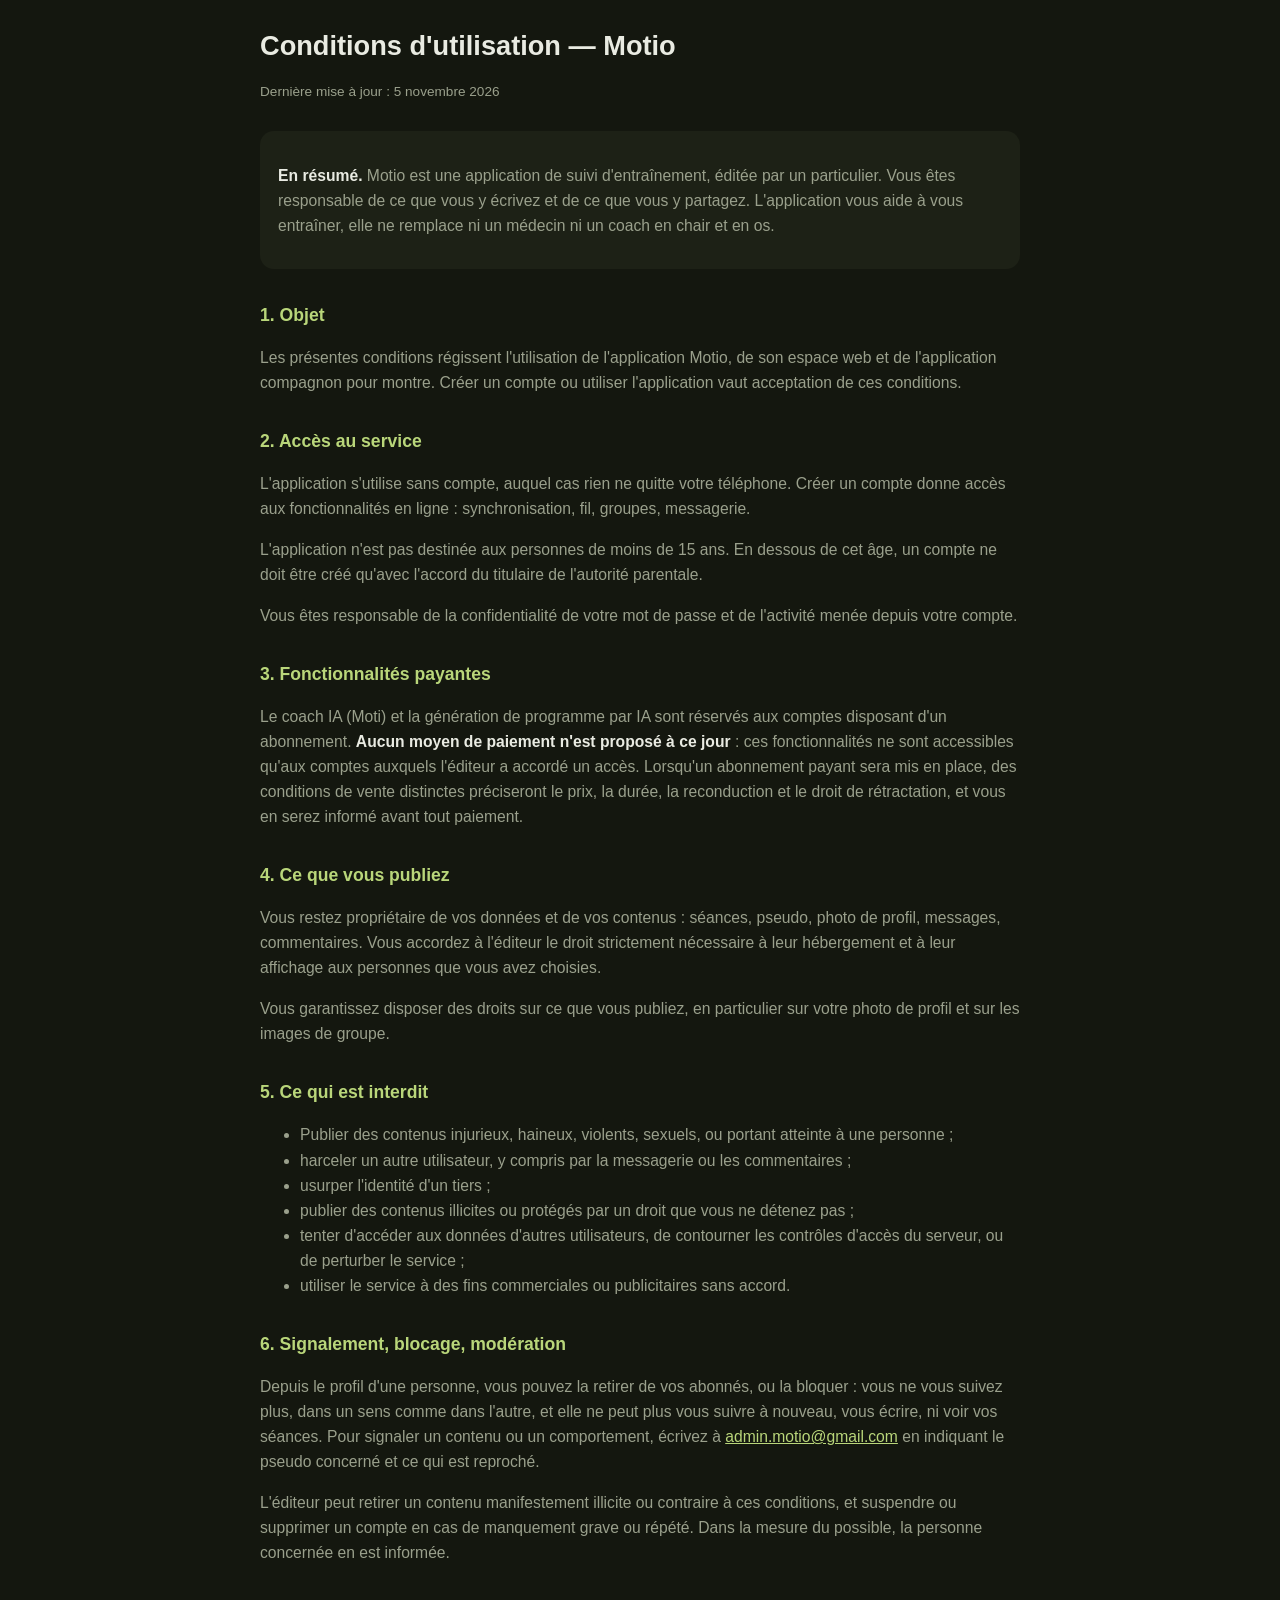
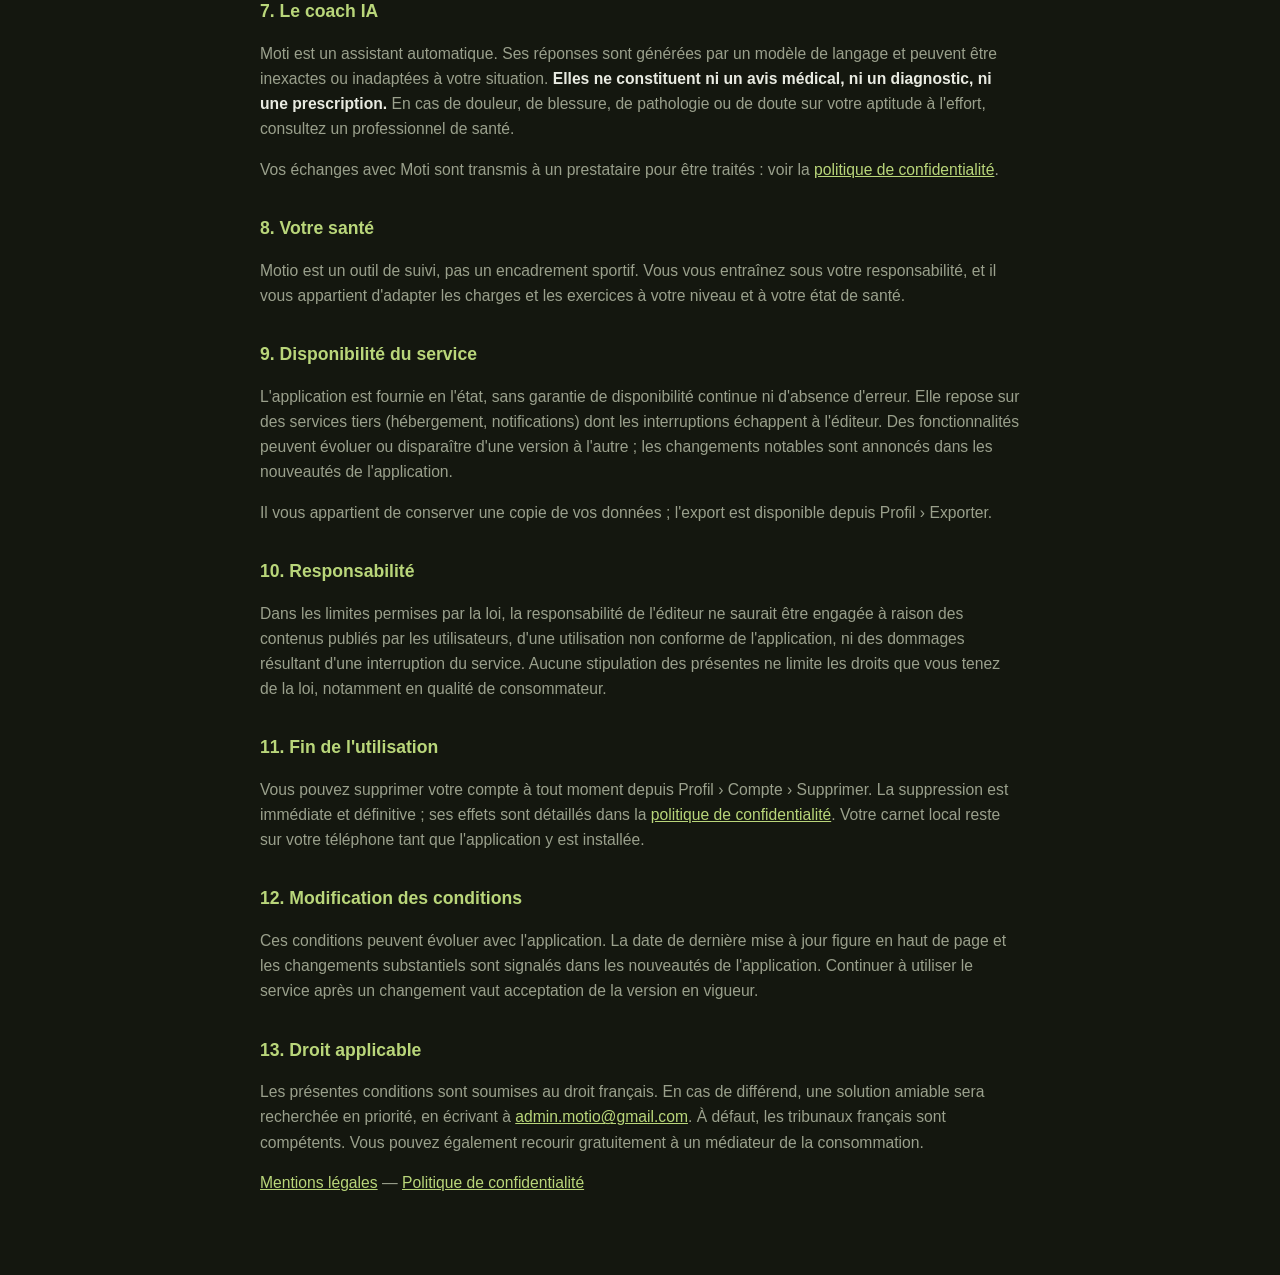
<file: conditions/index.html>
<!DOCTYPE html>
<html lang="fr">
<head>
<meta charset="utf-8">
  <meta http-equiv="Content-Security-Policy" content="default-src 'self'; script-src 'none'; style-src 'self' 'unsafe-inline'; img-src 'self' data:; font-src 'self'; object-src 'none'; base-uri 'self'; form-action 'none'">
<meta name="viewport" content="width=device-width, initial-scale=1">
<title>Motio — Conditions d'utilisation</title>
<style>
  :root { --bg:#14170f; --card:#1d2116; --txt:#e9ebe2; --dim:#9aa08c; --acc:#b9d67a; }
  * { box-sizing: border-box; }
  body { margin:0; padding:24px 16px 64px; background:var(--bg); color:var(--txt);
         font-family:-apple-system,BlinkMacSystemFont,"Segoe UI",Roboto,Helvetica,Arial,sans-serif;
         line-height:1.6; }
  main { max-width:760px; margin:0 auto; }
  h1 { font-size:1.7rem; margin:0 0 4px; }
  h2 { font-size:1.1rem; margin:32px 0 8px; color:var(--acc); }
  p, li { color:var(--dim); font-size:.98rem; }
  strong { color:var(--txt); }
  .date { color:var(--dim); font-size:.85rem; margin-bottom:28px; }
  .card { background:var(--card); border-radius:14px; padding:16px 18px; margin:16px 0; }
  a { color:var(--acc); }
</style>
</head>
<body>
<main>

<h1>Conditions d'utilisation — Motio</h1>
<p class="date">Dernière mise à jour : 5 novembre 2026</p>

<div class="card">
  <p><strong>En résumé.</strong> Motio est une application de suivi d'entraînement,
  éditée par un particulier. Vous êtes responsable de ce que vous y écrivez et de ce que
  vous y partagez. L'application vous aide à vous entraîner, elle ne remplace ni un
  médecin ni un coach en chair et en os.</p>
</div>

<h2>1. Objet</h2>
<p>Les présentes conditions régissent l'utilisation de l'application Motio, de son espace
web et de l'application compagnon pour montre. Créer un compte ou utiliser l'application
vaut acceptation de ces conditions.</p>

<h2>2. Accès au service</h2>
<p>L'application s'utilise sans compte, auquel cas rien ne quitte votre téléphone. Créer
un compte donne accès aux fonctionnalités en ligne : synchronisation, fil, groupes,
messagerie.</p>
<p>L'application n'est pas destinée aux personnes de moins de 15 ans. En dessous de cet
âge, un compte ne doit être créé qu'avec l'accord du titulaire de l'autorité parentale.</p>
<p>Vous êtes responsable de la confidentialité de votre mot de passe et de l'activité
menée depuis votre compte.</p>

<h2>3. Fonctionnalités payantes</h2>
<p>Le coach IA (Moti) et la génération de programme par IA sont réservés aux comptes
disposant d'un abonnement. <strong>Aucun moyen de paiement n'est proposé à ce jour</strong> :
ces fonctionnalités ne sont accessibles qu'aux comptes auxquels l'éditeur a accordé un
accès. Lorsqu'un abonnement payant sera mis en place, des conditions de vente distinctes
préciseront le prix, la durée, la reconduction et le droit de rétractation, et vous en
serez informé avant tout paiement.</p>

<h2>4. Ce que vous publiez</h2>
<p>Vous restez propriétaire de vos données et de vos contenus : séances, pseudo, photo de
profil, messages, commentaires. Vous accordez à l'éditeur le droit strictement nécessaire
à leur hébergement et à leur affichage aux personnes que vous avez choisies.</p>
<p>Vous garantissez disposer des droits sur ce que vous publiez, en particulier sur votre
photo de profil et sur les images de groupe.</p>

<h2>5. Ce qui est interdit</h2>
<ul>
  <li>Publier des contenus injurieux, haineux, violents, sexuels, ou portant atteinte à
      une personne ;</li>
  <li>harceler un autre utilisateur, y compris par la messagerie ou les commentaires ;</li>
  <li>usurper l'identité d'un tiers ;</li>
  <li>publier des contenus illicites ou protégés par un droit que vous ne détenez pas ;</li>
  <li>tenter d'accéder aux données d'autres utilisateurs, de contourner les contrôles
      d'accès du serveur, ou de perturber le service ;</li>
  <li>utiliser le service à des fins commerciales ou publicitaires sans accord.</li>
</ul>

<h2>6. Signalement, blocage, modération</h2>
<p>Depuis le profil d'une personne, vous pouvez la retirer de vos abonnés, ou la bloquer :
vous ne vous suivez plus, dans un sens comme dans l'autre, et elle ne peut plus vous suivre
à nouveau, vous écrire, ni voir vos séances. Pour signaler un contenu ou un comportement,
écrivez à <a href="mailto:admin.motio@gmail.com">admin.motio@gmail.com</a> en indiquant le
pseudo concerné et ce qui est reproché.</p>
<p>L'éditeur peut retirer un contenu manifestement illicite ou contraire à ces conditions,
et suspendre ou supprimer un compte en cas de manquement grave ou répété. Dans la mesure
du possible, la personne concernée en est informée.</p>

<h2>7. Le coach IA</h2>
<p>Moti est un assistant automatique. Ses réponses sont générées par un modèle de langage
et peuvent être inexactes ou inadaptées à votre situation. <strong>Elles ne constituent
ni un avis médical, ni un diagnostic, ni une prescription.</strong> En cas de douleur, de
blessure, de pathologie ou de doute sur votre aptitude à l'effort, consultez un
professionnel de santé.</p>
<p>Vos échanges avec Moti sont transmis à un prestataire pour être traités : voir la
<a href="../confidentialite/">politique de confidentialité</a>.</p>

<h2>8. Votre santé</h2>
<p>Motio est un outil de suivi, pas un encadrement sportif. Vous vous entraînez sous
votre responsabilité, et il vous appartient d'adapter les charges et les exercices à
votre niveau et à votre état de santé.</p>

<h2>9. Disponibilité du service</h2>
<p>L'application est fournie en l'état, sans garantie de disponibilité continue ni
d'absence d'erreur. Elle repose sur des services tiers (hébergement, notifications) dont
les interruptions échappent à l'éditeur. Des fonctionnalités peuvent évoluer ou
disparaître d'une version à l'autre ; les changements notables sont annoncés dans les
nouveautés de l'application.</p>
<p>Il vous appartient de conserver une copie de vos données ; l'export est disponible
depuis Profil › Exporter.</p>

<h2>10. Responsabilité</h2>
<p>Dans les limites permises par la loi, la responsabilité de l'éditeur ne saurait être
engagée à raison des contenus publiés par les utilisateurs, d'une utilisation non conforme
de l'application, ni des dommages résultant d'une interruption du service. Aucune
stipulation des présentes ne limite les droits que vous tenez de la loi, notamment en
qualité de consommateur.</p>

<h2>11. Fin de l'utilisation</h2>
<p>Vous pouvez supprimer votre compte à tout moment depuis Profil › Compte › Supprimer.
La suppression est immédiate et définitive ; ses effets sont détaillés dans la
<a href="../confidentialite/">politique de confidentialité</a>. Votre carnet local reste
sur votre téléphone tant que l'application y est installée.</p>

<h2>12. Modification des conditions</h2>
<p>Ces conditions peuvent évoluer avec l'application. La date de dernière mise à jour
figure en haut de page et les changements substantiels sont signalés dans les nouveautés
de l'application. Continuer à utiliser le service après un changement vaut acceptation de
la version en vigueur.</p>

<h2>13. Droit applicable</h2>
<p>Les présentes conditions sont soumises au droit français. En cas de différend, une
solution amiable sera recherchée en priorité, en écrivant à
<a href="mailto:admin.motio@gmail.com">admin.motio@gmail.com</a>. À défaut, les tribunaux
français sont compétents. Vous pouvez également recourir gratuitement à un médiateur de
la consommation.</p>

<p><a href="../mentions-legales/">Mentions légales</a> —
<a href="../confidentialite/">Politique de confidentialité</a></p>

</main>
</body>
</html>
</file>
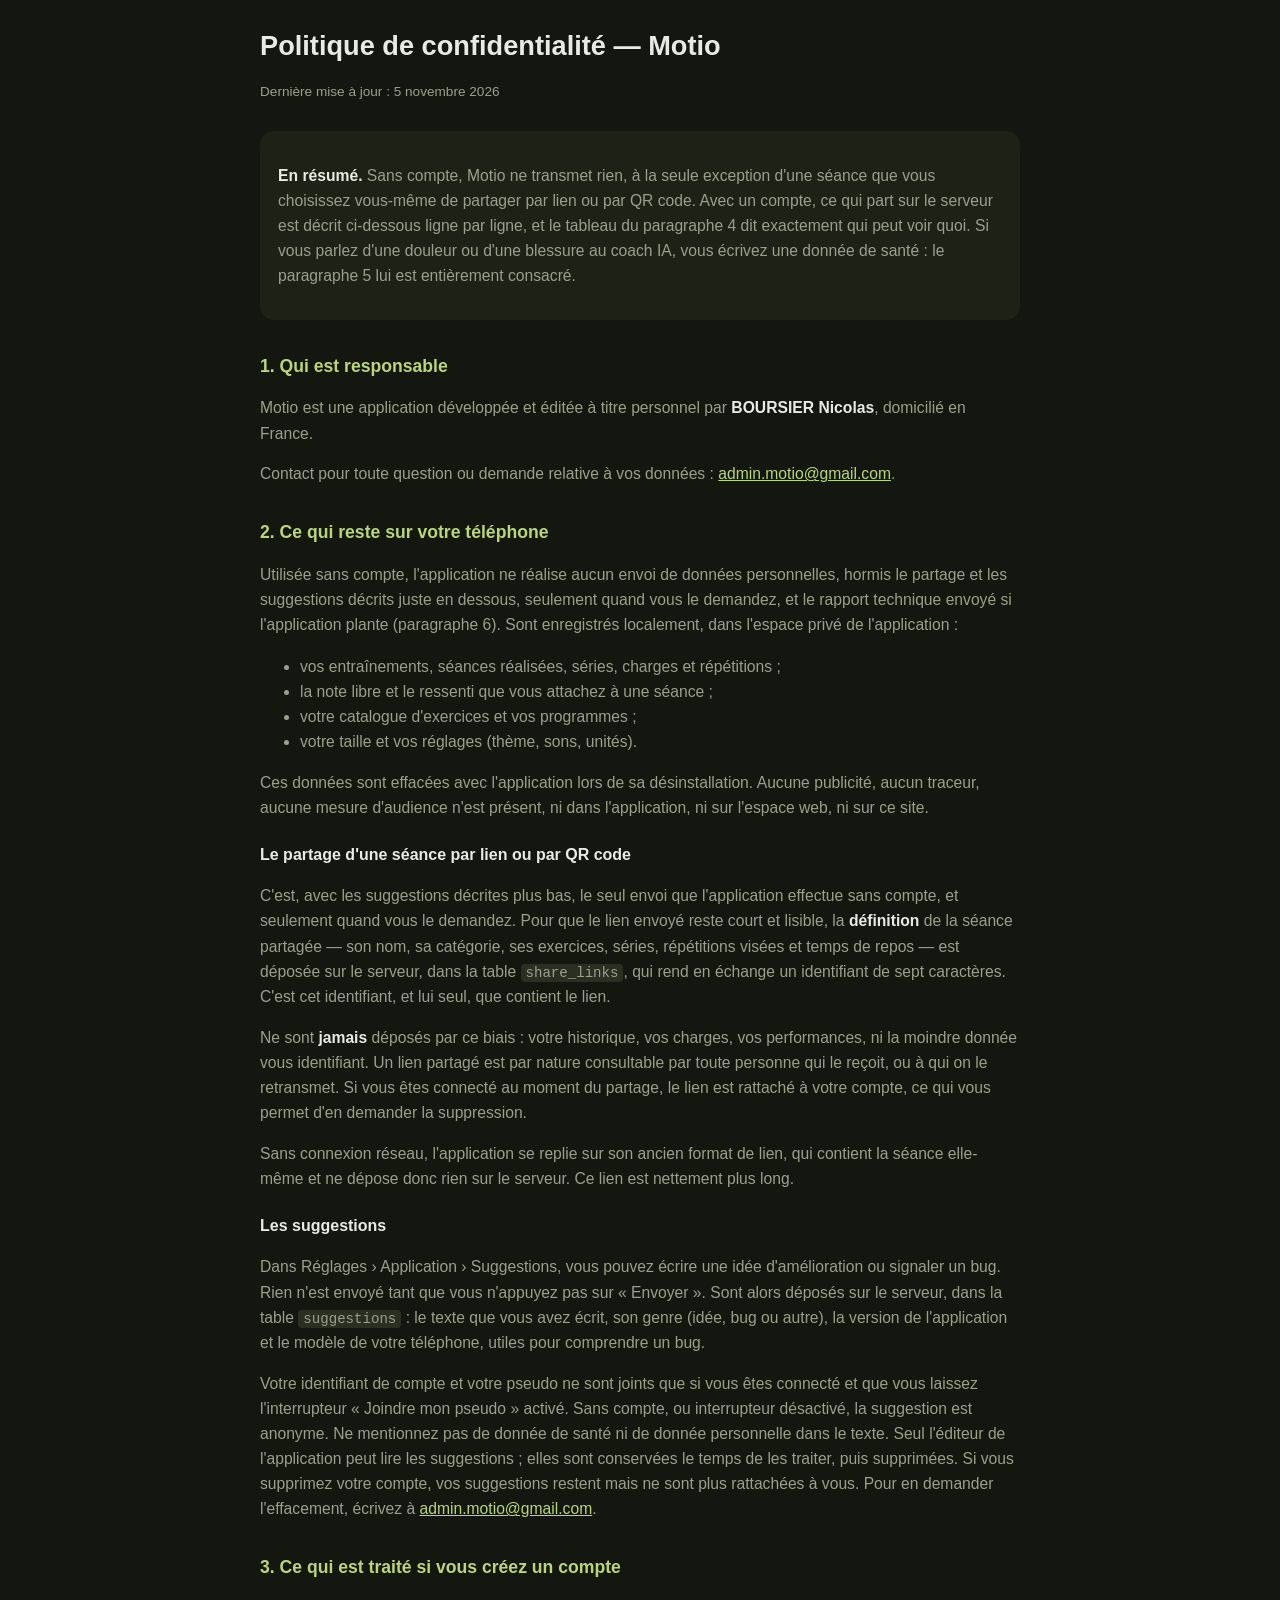
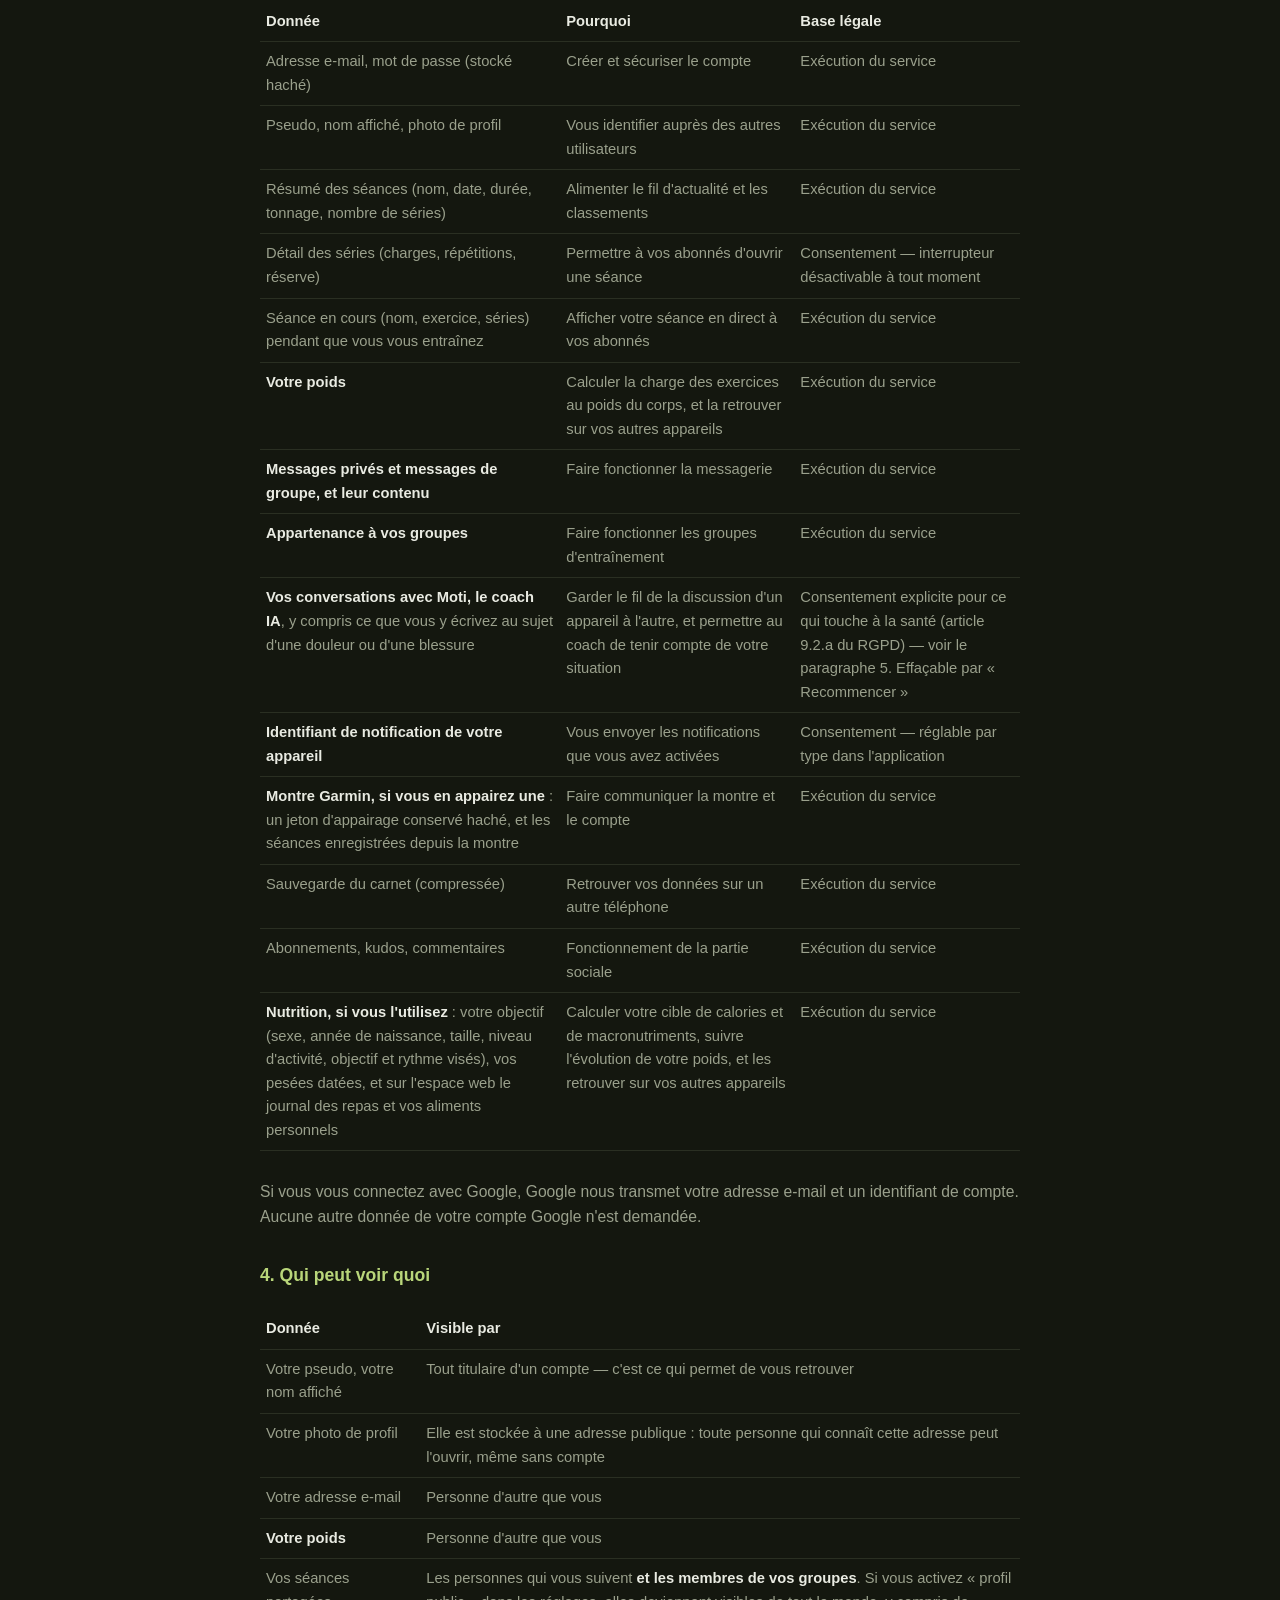
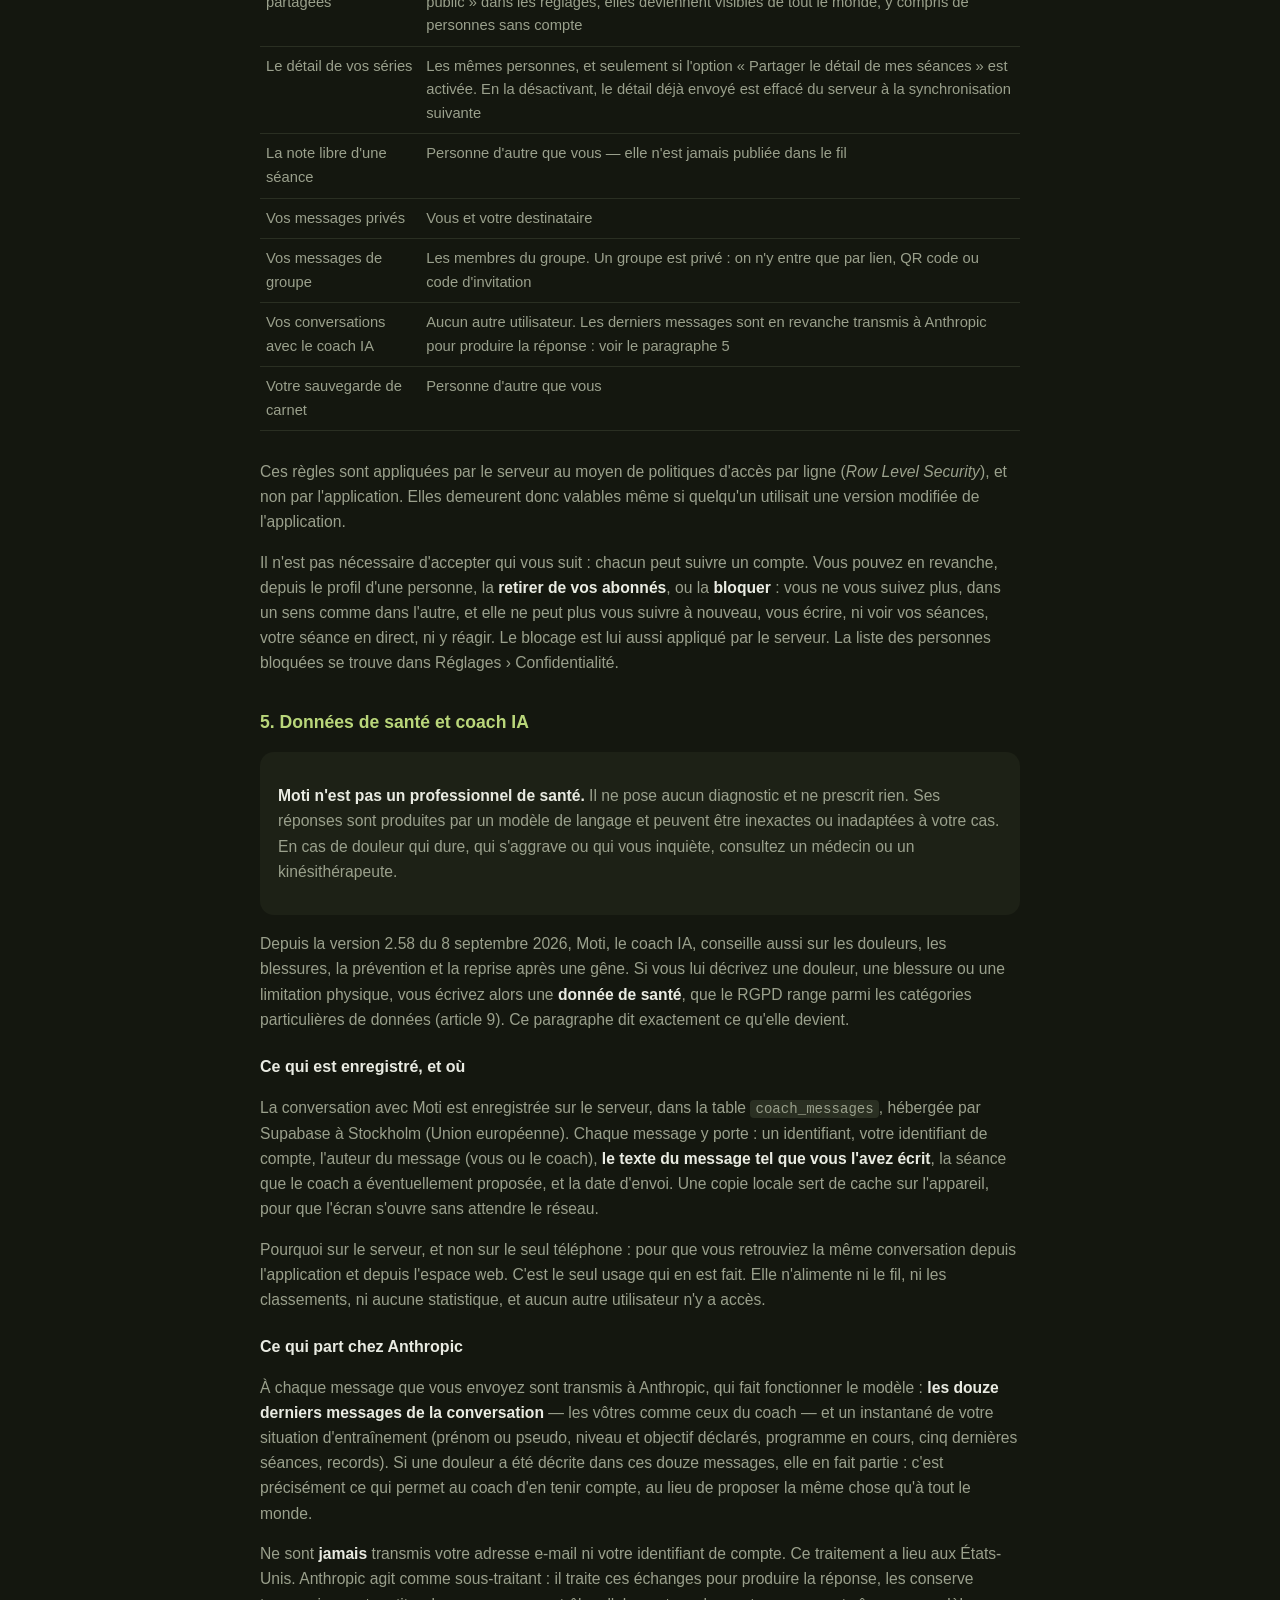
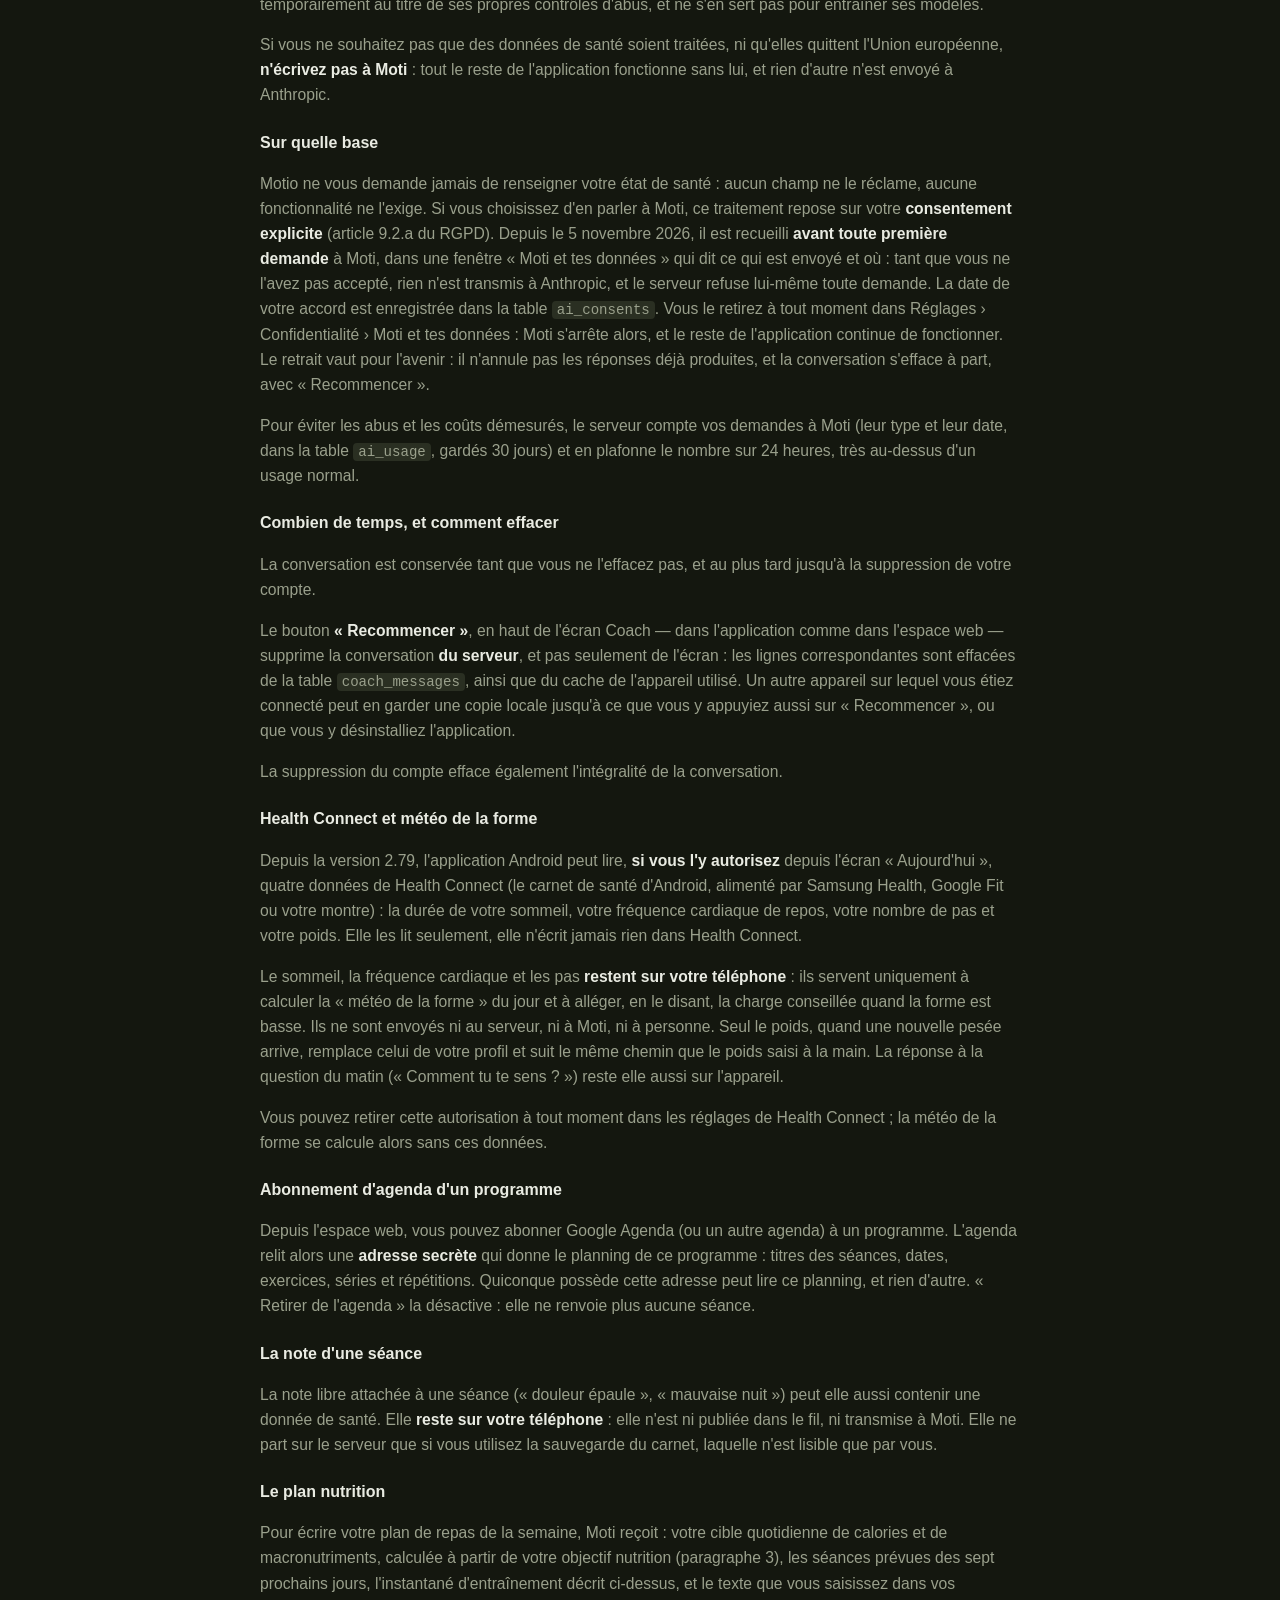
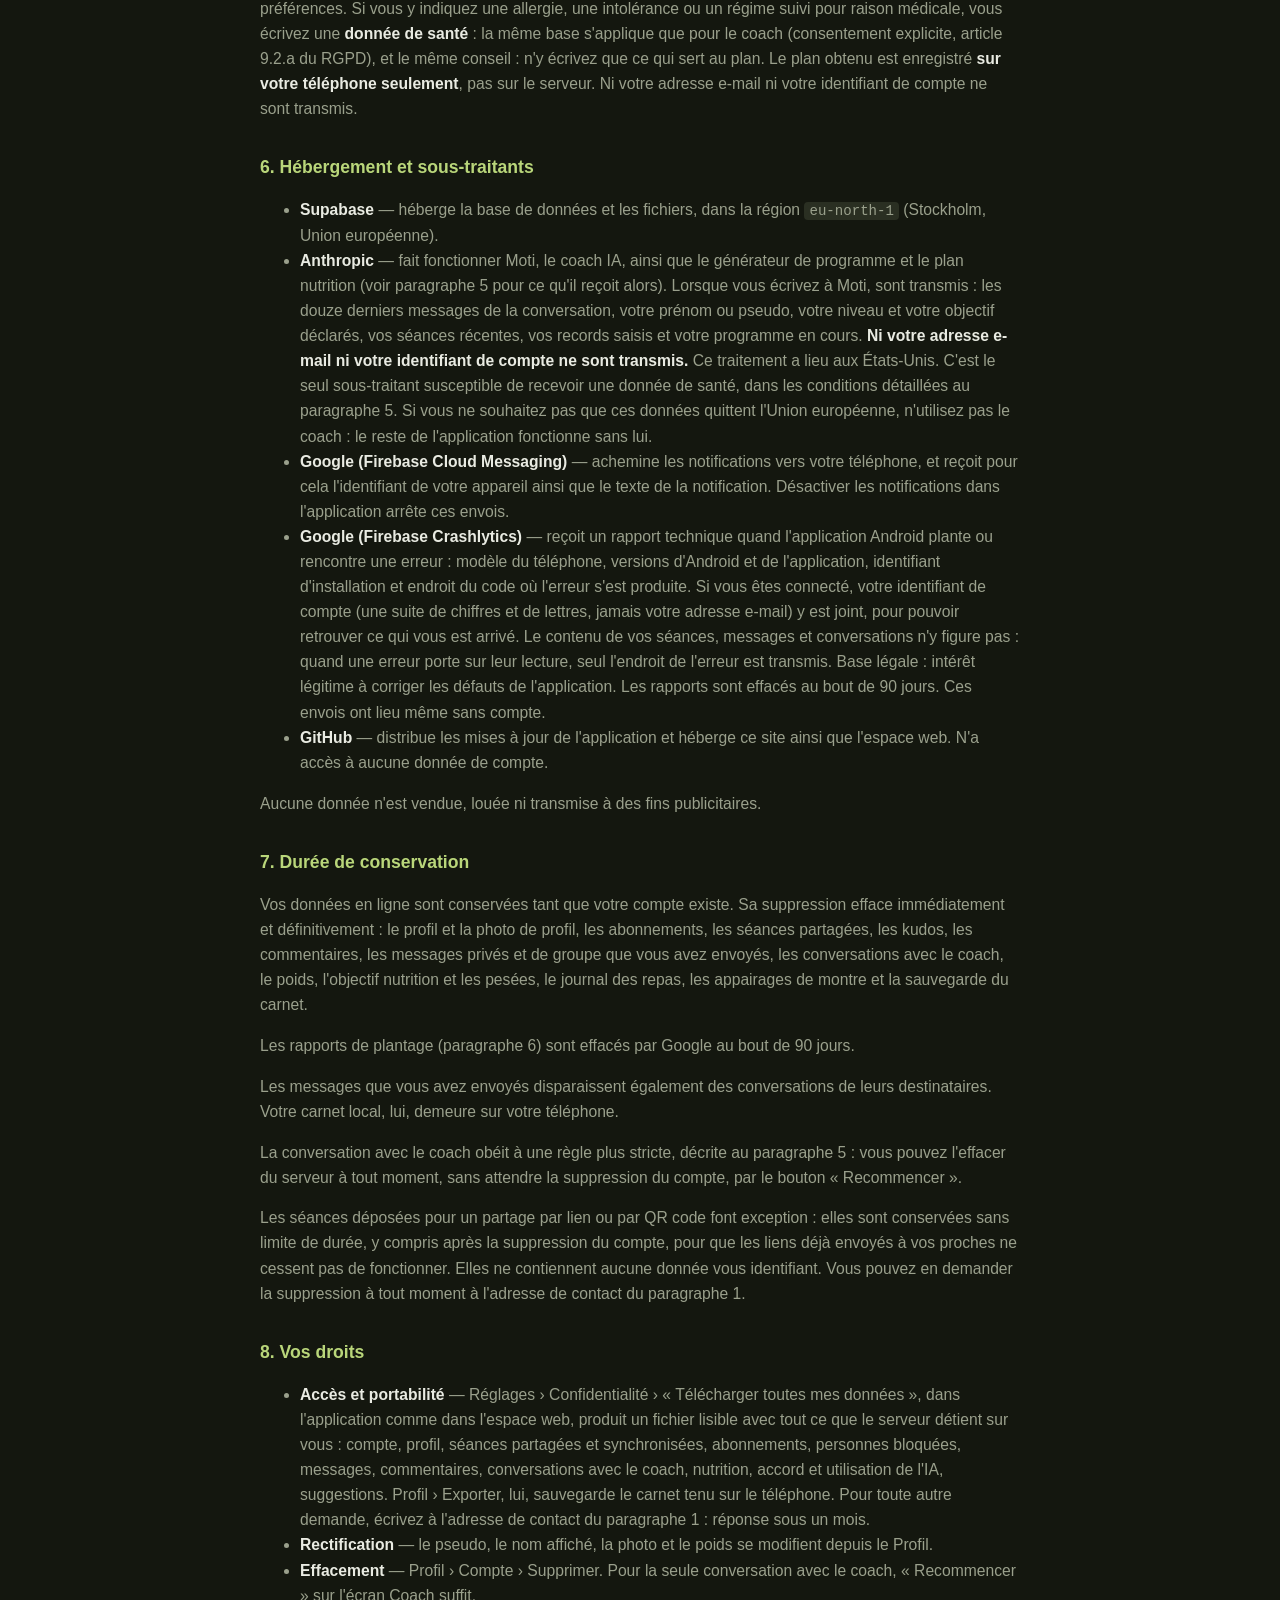
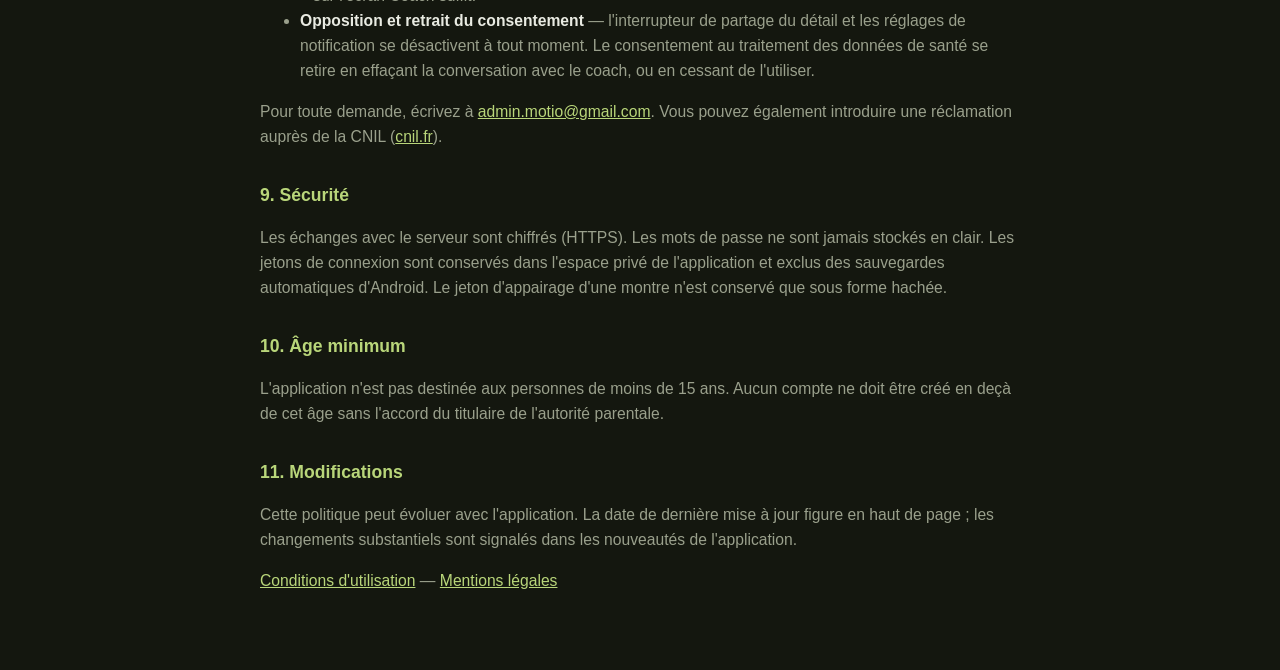
<file: confidentialite/index.html>
<!DOCTYPE html>
<html lang="fr">
<head>
<meta charset="utf-8">
  <meta http-equiv="Content-Security-Policy" content="default-src 'self'; script-src 'none'; style-src 'self' 'unsafe-inline'; img-src 'self' data:; font-src 'self'; object-src 'none'; base-uri 'self'; form-action 'none'">
<meta name="viewport" content="width=device-width, initial-scale=1">
<title>Motio — Politique de confidentialité</title>
<style>
  :root { --bg:#14170f; --card:#1d2116; --txt:#e9ebe2; --dim:#9aa08c; --acc:#b9d67a; }
  * { box-sizing: border-box; }
  body { margin:0; padding:24px 16px 64px; background:var(--bg); color:var(--txt);
         font-family:-apple-system,BlinkMacSystemFont,"Segoe UI",Roboto,Helvetica,Arial,sans-serif;
         line-height:1.6; }
  main { max-width:760px; margin:0 auto; }
  h1 { font-size:1.7rem; margin:0 0 4px; }
  h2 { font-size:1.1rem; margin:32px 0 8px; color:var(--acc); }
  h3 { font-size:1rem; margin:22px 0 6px; color:var(--txt); }
  p, li { color:var(--dim); font-size:.98rem; }
  strong { color:var(--txt); }
  .date { color:var(--dim); font-size:.85rem; margin-bottom:28px; }
  .card { background:var(--card); border-radius:14px; padding:16px 18px; margin:16px 0; }
  table { width:100%; border-collapse:collapse; margin:12px 0; }
  th, td { text-align:left; padding:8px 6px; border-bottom:1px solid #2a2f22;
           font-size:.92rem; color:var(--dim); vertical-align:top; }
  th { color:var(--txt); font-weight:600; }
  a { color:var(--acc); }
  code { background:#2a2f22; padding:1px 5px; border-radius:4px; font-size:.88rem; }
  .tableau-defilant { overflow-x:auto; }
</style>
</head>
<body>
<main>

<h1>Politique de confidentialité — Motio</h1>
<p class="date">Dernière mise à jour : 5 novembre 2026</p>

<div class="card">
  <p><strong>En résumé.</strong> Sans compte, Motio ne transmet rien, à la seule
  exception d'une séance que vous choisissez vous-même de partager par lien ou par QR
  code. Avec un compte, ce qui part sur le serveur est décrit ci-dessous ligne par ligne,
  et le tableau du paragraphe 4 dit exactement qui peut voir quoi. Si vous parlez d'une
  douleur ou d'une blessure au coach IA, vous écrivez une donnée de santé : le
  paragraphe 5 lui est entièrement consacré.</p>
</div>

<h2>1. Qui est responsable</h2>
<p>Motio est une application développée et éditée à titre personnel par
<strong>BOURSIER Nicolas</strong>, domicilié en France.</p>
<p>Contact pour toute question ou demande relative à vos données :
<a href="mailto:admin.motio@gmail.com">admin.motio@gmail.com</a>.</p>

<h2>2. Ce qui reste sur votre téléphone</h2>
<p>Utilisée sans compte, l'application ne réalise aucun envoi de données personnelles,
hormis le partage et les suggestions décrits juste en dessous, seulement quand vous le
demandez, et le rapport technique envoyé si l'application plante (paragraphe 6). Sont
enregistrés localement, dans l'espace
privé de l'application :</p>
<ul>
  <li>vos entraînements, séances réalisées, séries, charges et répétitions ;</li>
  <li>la note libre et le ressenti que vous attachez à une séance ;</li>
  <li>votre catalogue d'exercices et vos programmes ;</li>
  <li>votre taille et vos réglages (thème, sons, unités).</li>
</ul>
<p>Ces données sont effacées avec l'application lors de sa désinstallation. Aucune
publicité, aucun traceur, aucune mesure d'audience n'est présent, ni dans l'application,
ni sur l'espace web, ni sur ce site.</p>

<h3>Le partage d'une séance par lien ou par QR code</h3>
<p>C'est, avec les suggestions décrites plus bas, le seul envoi que l'application effectue
sans compte, et seulement quand vous le demandez. Pour que le lien envoyé reste court et
lisible, la <strong>définition</strong>
de la séance partagée — son nom, sa catégorie, ses exercices, séries, répétitions visées
et temps de repos — est déposée sur le serveur, dans la table <code>share_links</code>,
qui rend en échange un identifiant de sept caractères. C'est cet identifiant, et lui seul,
que contient le lien.</p>
<p>Ne sont <strong>jamais</strong> déposés par ce biais : votre historique, vos charges,
vos performances, ni la moindre donnée vous identifiant. Un lien partagé est par nature
consultable par toute personne qui le reçoit, ou à qui on le retransmet. Si vous êtes
connecté au moment du partage, le lien est rattaché à votre compte, ce qui vous permet
d'en demander la suppression.</p>
<p>Sans connexion réseau, l'application se replie sur son ancien format de lien, qui
contient la séance elle-même et ne dépose donc rien sur le serveur. Ce lien est nettement
plus long.</p>

<h3>Les suggestions</h3>
<p>Dans Réglages › Application › Suggestions, vous pouvez écrire une idée d'amélioration ou
signaler un bug. Rien n'est envoyé tant que vous n'appuyez pas sur « Envoyer ». Sont alors
déposés sur le serveur, dans la table <code>suggestions</code> : le texte que vous avez
écrit, son genre (idée, bug ou autre), la version de l'application et le modèle de votre
téléphone, utiles pour comprendre un bug.</p>
<p>Votre identifiant de compte et votre pseudo ne sont joints que si vous êtes connecté et
que vous laissez l'interrupteur « Joindre mon pseudo » activé. Sans compte, ou interrupteur
désactivé, la suggestion est anonyme. Ne mentionnez pas de donnée de santé ni de donnée
personnelle dans le texte. Seul l'éditeur de l'application peut lire les suggestions ; elles
sont conservées le temps de les traiter, puis supprimées. Si vous supprimez votre compte,
vos suggestions restent mais ne sont plus rattachées à vous. Pour en demander l'effacement,
écrivez à <a href="mailto:admin.motio@gmail.com">admin.motio@gmail.com</a>.</p>

<h2>3. Ce qui est traité si vous créez un compte</h2>
<div class="tableau-defilant">
<table>
  <tr><th>Donnée</th><th>Pourquoi</th><th>Base légale</th></tr>

  <tr><td>Adresse e-mail, mot de passe (stocké haché)</td>
      <td>Créer et sécuriser le compte</td><td>Exécution du service</td></tr>

  <tr><td>Pseudo, nom affiché, photo de profil</td>
      <td>Vous identifier auprès des autres utilisateurs</td><td>Exécution du service</td></tr>

  <tr><td>Résumé des séances (nom, date, durée, tonnage, nombre de séries)</td>
      <td>Alimenter le fil d'actualité et les classements</td><td>Exécution du service</td></tr>

  <tr><td>Détail des séries (charges, répétitions, réserve)</td>
      <td>Permettre à vos abonnés d'ouvrir une séance</td>
      <td>Consentement — interrupteur désactivable à tout moment</td></tr>

  <tr><td>Séance en cours (nom, exercice, séries) pendant que vous vous entraînez</td>
      <td>Afficher votre séance en direct à vos abonnés</td><td>Exécution du service</td></tr>

  <tr><td><strong>Votre poids</strong></td>
      <td>Calculer la charge des exercices au poids du corps, et la retrouver sur vos
          autres appareils</td>
      <td>Exécution du service</td></tr>

  <tr><td><strong>Messages privés et messages de groupe, et leur contenu</strong></td>
      <td>Faire fonctionner la messagerie</td><td>Exécution du service</td></tr>

  <tr><td><strong>Appartenance à vos groupes</strong></td>
      <td>Faire fonctionner les groupes d'entraînement</td><td>Exécution du service</td></tr>

  <tr><td><strong>Vos conversations avec Moti, le coach IA</strong>, y compris ce que vous
      y écrivez au sujet d'une douleur ou d'une blessure</td>
      <td>Garder le fil de la discussion d'un appareil à l'autre, et permettre au coach de
          tenir compte de votre situation</td>
      <td>Consentement explicite pour ce qui touche à la santé (article 9.2.a du RGPD) —
          voir le paragraphe 5. Effaçable par « Recommencer »</td></tr>

  <tr><td><strong>Identifiant de notification de votre appareil</strong></td>
      <td>Vous envoyer les notifications que vous avez activées</td>
      <td>Consentement — réglable par type dans l'application</td></tr>

  <tr><td><strong>Montre Garmin, si vous en appairez une</strong> : un jeton d'appairage
      conservé haché, et les séances enregistrées depuis la montre</td>
      <td>Faire communiquer la montre et le compte</td><td>Exécution du service</td></tr>

  <tr><td>Sauvegarde du carnet (compressée)</td>
      <td>Retrouver vos données sur un autre téléphone</td><td>Exécution du service</td></tr>

  <tr><td>Abonnements, kudos, commentaires</td>
      <td>Fonctionnement de la partie sociale</td><td>Exécution du service</td></tr>

  <tr><td><strong>Nutrition, si vous l'utilisez</strong> : votre objectif (sexe, année de
      naissance, taille, niveau d'activité, objectif et rythme visés), vos pesées datées,
      et sur l'espace web le journal des repas et vos aliments personnels</td>
      <td>Calculer votre cible de calories et de macronutriments, suivre l'évolution de
          votre poids, et les retrouver sur vos autres appareils</td>
      <td>Exécution du service</td></tr>
</table>
</div>
<p>Si vous vous connectez avec Google, Google nous transmet votre adresse e-mail et un
identifiant de compte. Aucune autre donnée de votre compte Google n'est demandée.</p>

<h2>4. Qui peut voir quoi</h2>
<div class="tableau-defilant">
<table>
  <tr><th>Donnée</th><th>Visible par</th></tr>

  <tr><td>Votre pseudo, votre nom affiché</td>
      <td>Tout titulaire d'un compte — c'est ce qui permet de vous retrouver</td></tr>

  <tr><td>Votre photo de profil</td>
      <td>Elle est stockée à une adresse publique : toute personne qui connaît cette
          adresse peut l'ouvrir, même sans compte</td></tr>

  <tr><td>Votre adresse e-mail</td><td>Personne d'autre que vous</td></tr>

  <tr><td><strong>Votre poids</strong></td><td>Personne d'autre que vous</td></tr>

  <tr><td>Vos séances partagées</td>
      <td>Les personnes qui vous suivent <strong>et les membres de vos groupes</strong>.
          Si vous activez « profil public » dans les réglages, elles deviennent visibles
          de tout le monde, y compris de personnes sans compte</td></tr>

  <tr><td>Le détail de vos séries</td>
      <td>Les mêmes personnes, et seulement si l'option « Partager le détail de mes
          séances » est activée. En la désactivant, le détail déjà envoyé est effacé du
          serveur à la synchronisation suivante</td></tr>

  <tr><td>La note libre d'une séance</td>
      <td>Personne d'autre que vous — elle n'est jamais publiée dans le fil</td></tr>

  <tr><td>Vos messages privés</td><td>Vous et votre destinataire</td></tr>

  <tr><td>Vos messages de groupe</td>
      <td>Les membres du groupe. Un groupe est privé : on n'y entre que par lien, QR code
          ou code d'invitation</td></tr>

  <tr><td>Vos conversations avec le coach IA</td>
      <td>Aucun autre utilisateur. Les derniers messages sont en revanche transmis à
          Anthropic pour produire la réponse : voir le paragraphe 5</td></tr>

  <tr><td>Votre sauvegarde de carnet</td><td>Personne d'autre que vous</td></tr>
</table>
</div>
<p>Ces règles sont appliquées par le serveur au moyen de politiques d'accès par ligne
(<em>Row Level Security</em>), et non par l'application. Elles demeurent donc valables
même si quelqu'un utilisait une version modifiée de l'application.</p>
<p>Il n'est pas nécessaire d'accepter qui vous suit : chacun peut suivre un compte. Vous
pouvez en revanche, depuis le profil d'une personne, la <strong>retirer de vos
abonnés</strong>, ou la <strong>bloquer</strong> : vous ne vous suivez plus, dans un sens
comme dans l'autre, et elle ne peut plus vous suivre à nouveau, vous écrire, ni voir vos
séances, votre séance en direct, ni y réagir. Le blocage est lui aussi appliqué par le
serveur. La liste des personnes bloquées se trouve dans Réglages › Confidentialité.</p>

<h2>5. Données de santé et coach IA</h2>

<div class="card">
  <p><strong>Moti n'est pas un professionnel de santé.</strong> Il ne pose aucun
  diagnostic et ne prescrit rien. Ses réponses sont produites par un modèle de langage et
  peuvent être inexactes ou inadaptées à votre cas. En cas de douleur qui dure, qui
  s'aggrave ou qui vous inquiète, consultez un médecin ou un kinésithérapeute.</p>
</div>

<p>Depuis la version 2.58 du 8 septembre 2026, Moti, le coach IA, conseille aussi sur les
douleurs, les blessures, la prévention et la reprise après une gêne. Si vous lui décrivez
une douleur, une blessure ou une limitation physique, vous écrivez alors une
<strong>donnée de santé</strong>, que le RGPD range parmi les catégories particulières de
données (article 9). Ce paragraphe dit exactement ce qu'elle devient.</p>

<h3>Ce qui est enregistré, et où</h3>
<p>La conversation avec Moti est enregistrée sur le serveur, dans la table
<code>coach_messages</code>, hébergée par Supabase à Stockholm (Union européenne). Chaque
message y porte : un identifiant, votre identifiant de compte, l'auteur du message (vous
ou le coach), <strong>le texte du message tel que vous l'avez écrit</strong>, la séance
que le coach a éventuellement proposée, et la date d'envoi. Une copie locale sert de cache
sur l'appareil, pour que l'écran s'ouvre sans attendre le réseau.</p>
<p>Pourquoi sur le serveur, et non sur le seul téléphone : pour que vous retrouviez la
même conversation depuis l'application et depuis l'espace web. C'est le seul usage qui en
est fait. Elle n'alimente ni le fil, ni les classements, ni aucune statistique, et aucun
autre utilisateur n'y a accès.</p>

<h3>Ce qui part chez Anthropic</h3>
<p>À chaque message que vous envoyez sont transmis à Anthropic, qui fait fonctionner le
modèle : <strong>les douze derniers messages de la conversation</strong> — les vôtres
comme ceux du coach — et un instantané de votre situation d'entraînement (prénom ou
pseudo, niveau et objectif déclarés, programme en cours, cinq dernières séances, records).
Si une douleur a été décrite dans ces douze messages, elle en fait partie : c'est
précisément ce qui permet au coach d'en tenir compte, au lieu de proposer la même chose
qu'à tout le monde.</p>
<p>Ne sont <strong>jamais</strong> transmis votre adresse e-mail ni votre identifiant de
compte. Ce traitement a lieu aux États-Unis. Anthropic agit comme sous-traitant : il
traite ces échanges pour produire la réponse, les conserve temporairement au titre de ses
propres contrôles d'abus, et ne s'en sert pas pour entraîner ses modèles.</p>
<p>Si vous ne souhaitez pas que des données de santé soient traitées, ni qu'elles quittent
l'Union européenne, <strong>n'écrivez pas à Moti</strong> : tout le reste de l'application
fonctionne sans lui, et rien d'autre n'est envoyé à Anthropic.</p>

<h3>Sur quelle base</h3>
<p>Motio ne vous demande jamais de renseigner votre état de santé : aucun champ ne le
réclame, aucune fonctionnalité ne l'exige. Si vous choisissez d'en parler à Moti, ce
traitement repose sur votre <strong>consentement explicite</strong> (article 9.2.a du
RGPD). Depuis le 5 novembre 2026, il est recueilli <strong>avant toute première
demande</strong> à Moti, dans une fenêtre « Moti et tes données » qui dit ce qui est
envoyé et où : tant que vous ne l'avez pas accepté, rien n'est transmis à Anthropic, et le
serveur refuse lui-même toute demande. La date de votre accord est enregistrée dans la
table <code>ai_consents</code>. Vous le retirez à tout moment dans Réglages ›
Confidentialité › Moti et tes données : Moti s'arrête alors, et le reste de l'application
continue de fonctionner. Le retrait vaut pour l'avenir : il n'annule pas les réponses
déjà produites, et la conversation s'efface à part, avec « Recommencer ».</p>
<p>Pour éviter les abus et les coûts démesurés, le serveur compte vos demandes à Moti
(leur type et leur date, dans la table <code>ai_usage</code>, gardés 30 jours) et en
plafonne le nombre sur 24 heures, très au-dessus d'un usage normal.</p>

<h3>Combien de temps, et comment effacer</h3>
<p>La conversation est conservée tant que vous ne l'effacez pas, et au plus tard jusqu'à
la suppression de votre compte.</p>
<p>Le bouton <strong>« Recommencer »</strong>, en haut de l'écran Coach — dans
l'application comme dans l'espace web — supprime la conversation <strong>du
serveur</strong>, et pas seulement de l'écran : les lignes correspondantes sont effacées
de la table <code>coach_messages</code>, ainsi que du cache de l'appareil utilisé. Un
autre appareil sur lequel vous étiez connecté peut en garder une copie locale jusqu'à ce
que vous y appuyiez aussi sur « Recommencer », ou que vous y désinstalliez
l'application.</p>
<p>La suppression du compte efface également l'intégralité de la conversation.</p>

<h3 id="sante">Health Connect et météo de la forme</h3>
<p>Depuis la version 2.79, l'application Android peut lire, <strong>si vous l'y
autorisez</strong> depuis l'écran « Aujourd'hui », quatre données de Health Connect (le
carnet de santé d'Android, alimenté par Samsung Health, Google Fit ou votre montre) : la
durée de votre sommeil, votre fréquence cardiaque de repos, votre nombre de pas et votre
poids. Elle les lit seulement, elle n'écrit jamais rien dans Health Connect.</p>
<p>Le sommeil, la fréquence cardiaque et les pas <strong>restent sur votre
téléphone</strong> : ils servent uniquement à calculer la « météo de la forme » du jour et
à alléger, en le disant, la charge conseillée quand la forme est basse. Ils ne sont envoyés
ni au serveur, ni à Moti, ni à personne. Seul le poids, quand une nouvelle pesée arrive,
remplace celui de votre profil et suit le même chemin que le poids saisi à la main.
La réponse à la question du matin (« Comment tu te sens ? ») reste elle aussi sur
l'appareil.</p>
<p>Vous pouvez retirer cette autorisation à tout moment dans les réglages de Health
Connect ; la météo de la forme se calcule alors sans ces données.</p>

<h3>Abonnement d'agenda d'un programme</h3>
<p>Depuis l'espace web, vous pouvez abonner Google Agenda (ou un autre agenda) à un
programme. L'agenda relit alors une <strong>adresse secrète</strong> qui donne le planning
de ce programme : titres des séances, dates, exercices, séries et répétitions. Quiconque
possède cette adresse peut lire ce planning, et rien d'autre. « Retirer de l'agenda » la
désactive : elle ne renvoie plus aucune séance.</p>

<h3>La note d'une séance</h3>
<p>La note libre attachée à une séance (« douleur épaule », « mauvaise nuit ») peut elle
aussi contenir une donnée de santé. Elle <strong>reste sur votre téléphone</strong> : elle
n'est ni publiée dans le fil, ni transmise à Moti. Elle ne part sur le serveur que si vous
utilisez la sauvegarde du carnet, laquelle n'est lisible que par vous.</p>

<h3>Le plan nutrition</h3>
<p>Pour écrire votre plan de repas de la semaine, Moti reçoit : votre cible quotidienne de
calories et de macronutriments, calculée à partir de votre objectif nutrition (paragraphe
3), les séances prévues des sept prochains jours, l'instantané d'entraînement décrit
ci-dessus, et le texte que vous saisissez dans vos préférences. Si vous y indiquez une
allergie, une intolérance ou un régime suivi pour raison médicale, vous écrivez une
<strong>donnée de santé</strong> : la même base s'applique que pour le coach (consentement
explicite, article 9.2.a du RGPD), et le même conseil : n'y écrivez que ce qui sert au plan.
Le plan obtenu est enregistré <strong>sur votre téléphone seulement</strong>, pas sur le
serveur. Ni votre adresse e-mail ni votre identifiant de compte ne sont transmis.</p>

<h2>6. Hébergement et sous-traitants</h2>
<ul>
  <li><strong>Supabase</strong> — héberge la base de données et les fichiers, dans la
      région <code>eu-north-1</code> (Stockholm, Union européenne).</li>

  <li><strong>Anthropic</strong> — fait fonctionner Moti, le coach IA, ainsi que le
      générateur de programme et le plan nutrition (voir paragraphe 5 pour ce qu'il
      reçoit alors). Lorsque vous écrivez à Moti, sont transmis : les douze
      derniers messages de la conversation, votre prénom ou pseudo, votre niveau et votre
      objectif déclarés, vos séances récentes, vos records saisis et votre programme en
      cours. <strong>Ni votre adresse e-mail ni votre identifiant de compte ne sont
      transmis.</strong> Ce traitement a lieu aux États-Unis. C'est le seul sous-traitant
      susceptible de recevoir une donnée de santé, dans les conditions détaillées au
      paragraphe 5. Si vous ne souhaitez pas que ces données quittent l'Union européenne,
      n'utilisez pas le coach : le reste de l'application fonctionne sans lui.</li>

  <li><strong>Google (Firebase Cloud Messaging)</strong> — achemine les notifications vers
      votre téléphone, et reçoit pour cela l'identifiant de votre appareil ainsi que le
      texte de la notification. Désactiver les notifications dans l'application arrête ces
      envois.</li>

  <li><strong>Google (Firebase Crashlytics)</strong> — reçoit un rapport technique quand
      l'application Android plante ou rencontre une erreur : modèle du téléphone, versions
      d'Android et de l'application, identifiant d'installation et endroit du code où
      l'erreur s'est produite. Si vous êtes connecté, votre identifiant de compte (une
      suite de chiffres et de lettres, jamais votre adresse e-mail) y est joint, pour
      pouvoir retrouver ce qui vous est arrivé. Le contenu de vos séances, messages et
      conversations n'y figure pas : quand une erreur porte sur leur lecture, seul
      l'endroit de l'erreur est transmis. Base légale : intérêt légitime à corriger les
      défauts de l'application. Les rapports sont effacés au bout de 90 jours. Ces envois
      ont lieu même sans compte.</li>

  <li><strong>GitHub</strong> — distribue les mises à jour de l'application et héberge ce
      site ainsi que l'espace web. N'a accès à aucune donnée de compte.</li>
</ul>
<p>Aucune donnée n'est vendue, louée ni transmise à des fins publicitaires.</p>

<h2>7. Durée de conservation</h2>
<p>Vos données en ligne sont conservées tant que votre compte existe. Sa suppression
efface immédiatement et définitivement : le profil et la photo de profil, les abonnements,
les séances partagées, les kudos, les commentaires, les messages privés et de groupe que
vous avez envoyés, les conversations avec le coach, le poids, l'objectif nutrition et les
pesées, le journal des repas, les appairages de montre et la sauvegarde du carnet.</p>
<p>Les rapports de plantage (paragraphe 6) sont effacés par Google au bout de 90 jours.</p>
<p>Les messages que vous avez envoyés disparaissent également des conversations de leurs
destinataires. Votre carnet local, lui, demeure sur votre téléphone.</p>
<p>La conversation avec le coach obéit à une règle plus stricte, décrite au paragraphe 5 :
vous pouvez l'effacer du serveur à tout moment, sans attendre la suppression du compte,
par le bouton « Recommencer ».</p>
<p>Les séances déposées pour un partage par lien ou par QR code font exception : elles
sont conservées sans limite de durée, y compris après la suppression du compte, pour que
les liens déjà envoyés à vos proches ne cessent pas de fonctionner. Elles ne contiennent
aucune donnée vous identifiant. Vous pouvez en demander la suppression à tout moment à
l'adresse de contact du paragraphe 1.</p>

<h2>8. Vos droits</h2>
<ul>
  <li><strong>Accès et portabilité</strong> — Réglages › Confidentialité › « Télécharger
      toutes mes données », dans l'application comme dans l'espace web, produit un fichier
      lisible avec tout ce que le serveur détient sur vous : compte, profil, séances
      partagées et synchronisées, abonnements, personnes bloquées, messages, commentaires,
      conversations avec le coach, nutrition, accord et utilisation de l'IA, suggestions.
      Profil › Exporter, lui, sauvegarde le carnet tenu sur le téléphone. Pour toute autre
      demande, écrivez à l'adresse de contact du paragraphe 1 : réponse sous un mois.</li>
  <li><strong>Rectification</strong> — le pseudo, le nom affiché, la photo et le poids se
      modifient depuis le Profil.</li>
  <li><strong>Effacement</strong> — Profil › Compte › Supprimer. Pour la seule conversation
      avec le coach, « Recommencer » sur l'écran Coach suffit.</li>
  <li><strong>Opposition et retrait du consentement</strong> — l'interrupteur de partage du
      détail et les réglages de notification se désactivent à tout moment. Le consentement
      au traitement des données de santé se retire en effaçant la conversation avec le
      coach, ou en cessant de l'utiliser.</li>
</ul>
<p>Pour toute demande, écrivez à
<a href="mailto:admin.motio@gmail.com">admin.motio@gmail.com</a>. Vous pouvez également
introduire une réclamation auprès de la CNIL
(<a href="https://www.cnil.fr">cnil.fr</a>).</p>

<h2>9. Sécurité</h2>
<p>Les échanges avec le serveur sont chiffrés (HTTPS). Les mots de passe ne sont jamais
stockés en clair. Les jetons de connexion sont conservés dans l'espace privé de
l'application et exclus des sauvegardes automatiques d'Android. Le jeton d'appairage d'une
montre n'est conservé que sous forme hachée.</p>

<h2>10. Âge minimum</h2>
<p>L'application n'est pas destinée aux personnes de moins de 15 ans. Aucun compte ne doit
être créé en deçà de cet âge sans l'accord du titulaire de l'autorité parentale.</p>

<h2>11. Modifications</h2>
<p>Cette politique peut évoluer avec l'application. La date de dernière mise à jour figure
en haut de page ; les changements substantiels sont signalés dans les nouveautés de
l'application.</p>

<p><a href="../conditions/">Conditions d'utilisation</a> —
<a href="../mentions-legales/">Mentions légales</a></p>

</main>
</body>
</html>
</file>
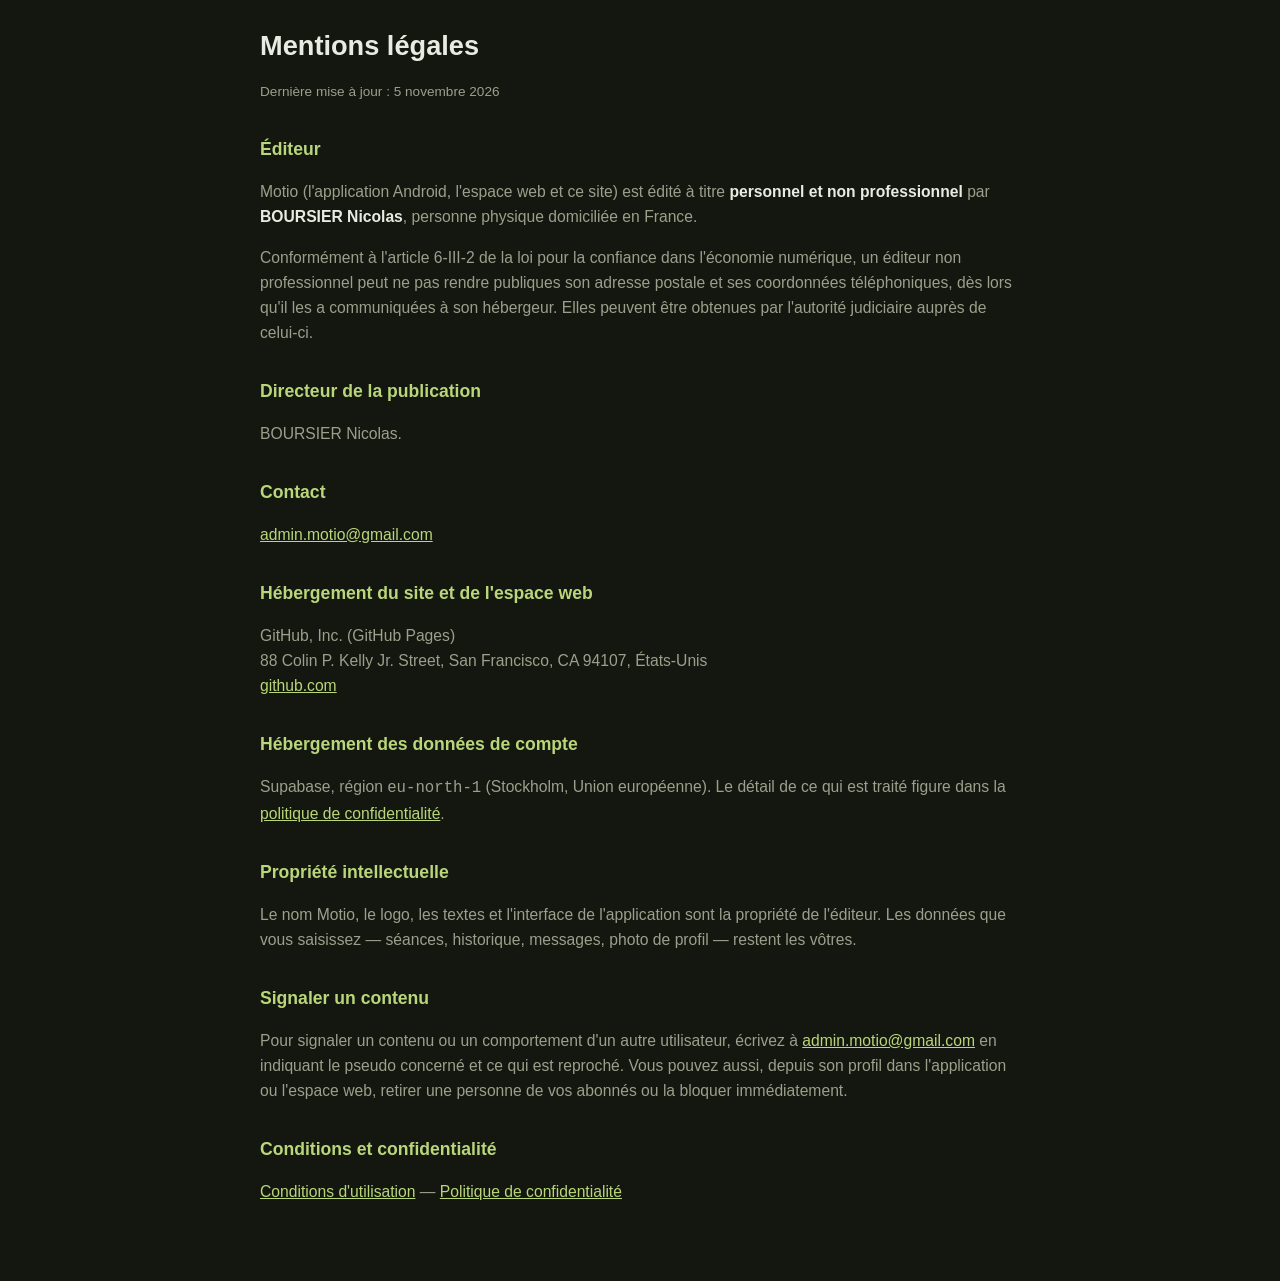
<file: mentions-legales/index.html>
<!DOCTYPE html>
<html lang="fr">
<head>
<meta charset="utf-8">
  <meta http-equiv="Content-Security-Policy" content="default-src 'self'; script-src 'none'; style-src 'self' 'unsafe-inline'; img-src 'self' data:; font-src 'self'; object-src 'none'; base-uri 'self'; form-action 'none'">
<meta name="viewport" content="width=device-width, initial-scale=1">
<title>Motio — Mentions légales</title>
<style>
  :root { --bg:#14170f; --card:#1d2116; --txt:#e9ebe2; --dim:#9aa08c; --acc:#b9d67a; }
  * { box-sizing: border-box; }
  body { margin:0; padding:24px 16px 64px; background:var(--bg); color:var(--txt);
         font-family:-apple-system,BlinkMacSystemFont,"Segoe UI",Roboto,Helvetica,Arial,sans-serif;
         line-height:1.6; }
  main { max-width:760px; margin:0 auto; }
  h1 { font-size:1.7rem; margin:0 0 4px; }
  h2 { font-size:1.1rem; margin:32px 0 8px; color:var(--acc); }
  p, li { color:var(--dim); font-size:.98rem; }
  strong { color:var(--txt); }
  .date { color:var(--dim); font-size:.85rem; margin-bottom:28px; }
  a { color:var(--acc); }
</style>
</head>
<body>
<main>

<h1>Mentions légales</h1>
<p class="date">Dernière mise à jour : 5 novembre 2026</p>

<h2>Éditeur</h2>
<p>Motio (l'application Android, l'espace web et ce site) est édité à titre
<strong>personnel et non professionnel</strong> par <strong>BOURSIER Nicolas</strong>,
personne physique domiciliée en France.</p>
<p>Conformément à l'article 6-III-2 de la loi pour la confiance dans l'économie
numérique, un éditeur non professionnel peut ne pas rendre publiques son adresse
postale et ses coordonnées téléphoniques, dès lors qu'il les a communiquées à son
hébergeur. Elles peuvent être obtenues par l'autorité judiciaire auprès de celui-ci.</p>

<h2>Directeur de la publication</h2>
<p>BOURSIER Nicolas.</p>

<h2>Contact</h2>
<p><a href="mailto:admin.motio@gmail.com">admin.motio@gmail.com</a></p>

<h2>Hébergement du site et de l'espace web</h2>
<p>GitHub, Inc. (GitHub Pages)<br>
88 Colin P. Kelly Jr. Street, San Francisco, CA 94107, États-Unis<br>
<a href="https://github.com">github.com</a></p>

<h2>Hébergement des données de compte</h2>
<p>Supabase, région <code>eu-north-1</code> (Stockholm, Union européenne).
Le détail de ce qui est traité figure dans la
<a href="../confidentialite/">politique de confidentialité</a>.</p>

<h2>Propriété intellectuelle</h2>
<p>Le nom Motio, le logo, les textes et l'interface de l'application sont la propriété
de l'éditeur. Les données que vous saisissez — séances, historique, messages, photo de
profil — restent les vôtres.</p>

<h2>Signaler un contenu</h2>
<p>Pour signaler un contenu ou un comportement d'un autre utilisateur, écrivez à
<a href="mailto:admin.motio@gmail.com">admin.motio@gmail.com</a> en indiquant le pseudo
concerné et ce qui est reproché. Vous pouvez aussi, depuis son profil dans l'application
ou l'espace web, retirer une personne de vos abonnés ou la bloquer immédiatement.</p>

<h2>Conditions et confidentialité</h2>
<p><a href="../conditions/">Conditions d'utilisation</a> —
<a href="../confidentialite/">Politique de confidentialité</a></p>

</main>
</body>
</html>
</file>
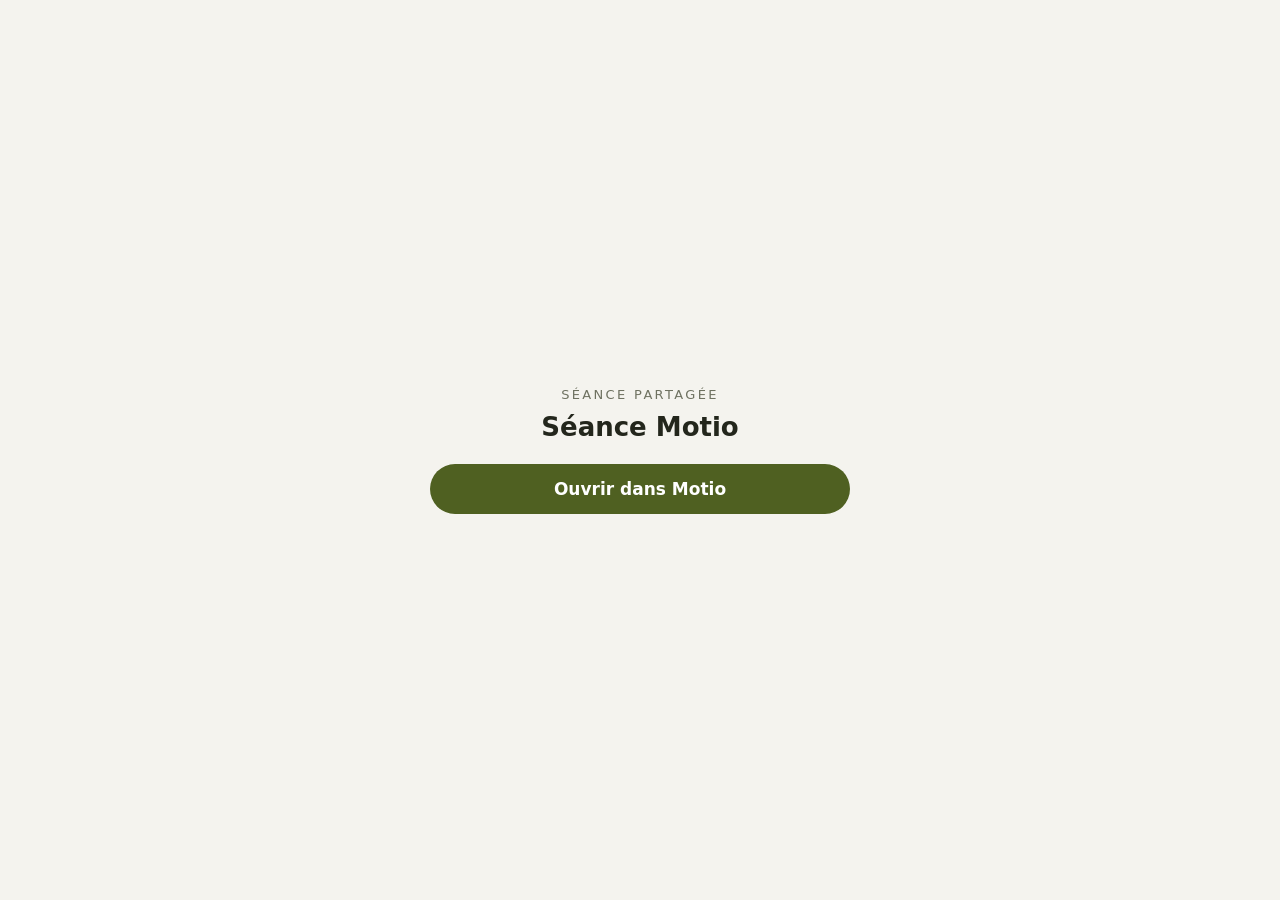
<file: partage/index.html>
<!DOCTYPE html>
<html lang="fr">
<head>
<meta charset="utf-8">
  <meta http-equiv="Content-Security-Policy" content="default-src 'none'; script-src 'sha256-RCBOaTWcSKgNdTmSJIlXg2GWPXND7LJADKiSVJ626KM='; style-src 'unsafe-inline'; img-src 'self' data:; connect-src https://mwjfhavvoiafjueecopg.supabase.co; base-uri 'none'; form-action 'none'">
<meta name="viewport" content="width=device-width, initial-scale=1">
<title>Séance Motio</title>
<style>
  :root { color-scheme: light; }
  body {
    margin: 0; min-height: 100vh; display: flex; align-items: center;
    justify-content: center; padding: 24px; box-sizing: border-box;
    background: #F4F3EE; color: #23261C;
    font-family: system-ui, -apple-system, "Segoe UI", Roboto, sans-serif;
  }
  .carte { width: 100%; max-width: 420px; text-align: center; }
  .sur { font-size: 13px; letter-spacing: .18em; color: #6E7160; text-transform: uppercase; }
  h1 { font-size: 26px; margin: 10px 0 4px; }
  .infos { color: #6E7160; font-size: 14px; margin-bottom: 22px; }
  ul { list-style: none; padding: 0; margin: 0 0 22px; }
  li {
    background: #FFFFFF; border-radius: 10px; padding: 11px 14px; margin-bottom: 8px;
    display: flex; justify-content: space-between; gap: 12px; font-size: 15px; text-align: left;
  }
  li span { color: #4F6021; white-space: nowrap; font-weight: 700; }
  a.bouton {
    display: block; width: 100%; box-sizing: border-box; border: 0;
    background: #4F6021; color: #FFFFFF; font-weight: 700; font-size: 17px;
    padding: 15px; border-radius: 26px; text-decoration: none;
    font-family: inherit;
  }
</style>
</head>
<body>
<div class="carte">
  <div class="sur">Séance partagée</div>
  <h1 id="titre">Séance Motio</h1>
  <div class="infos" id="infos"></div>
  <ul id="liste"></ul>

  <a class="bouton" id="ouvrir" href="#">Ouvrir dans Motio</a>
</div>

<script>
// Ce qui suit le dièse est soit l'IDENTIFIANT COURT du lien (7 caractères,
// format actuel), soit le code complet de la séance (ancien format, encore
// dans tous les liens et QR codes déjà envoyés : il doit continuer de marcher).
const recu = decodeURIComponent(location.hash.replace(/^#/, "")).trim();

// Clé anon Supabase : publique par conception, elle est déjà compilée dans
// l'APK. C'est la Row Level Security qui protège les données, et cette table
// n'est atteignable que par la fonction resolve_share_link.
const SUPABASE_URL = "https://mwjfhavvoiafjueecopg.supabase.co";
const SUPABASE_ANON_KEY = "eyJhbGciOiJIUzI1NiIsInR5cCI6IkpXVCJ9.eyJpc3MiOiJzdXBhYmFzZSIsInJlZiI6Im13amZoYXZ2b2lhZmp1ZWVjb3BnIiwicm9sZSI6ImFub24iLCJpYXQiOjE3ODU3MjU1NTIsImV4cCI6MjEwMTMwMTU1Mn0.HESGew6nlDKjs3vRW73VGaKZqY5qpNX_xEq4tLWHoO4";

// Alphabet sans caractère ambigu, identique à share_link_id() en base.
const estIdCourt = (s) => /^[23456789ABCDEFGHJKMNPQRSTUVWXYZ]{7}$/i.test(s);

// Le bouton part sur ce qu'on a reçu : l'application sait résoudre les deux
// formes. Si la résolution aboutit ici, on le remplacera par le code complet,
// pour que l'import fonctionne même si le téléphone perd le réseau entre-temps.
document.getElementById("ouvrir").href = "chrono://seance?d=" + encodeURIComponent(recu);

/** Identifiant court → code complet de la séance, ou null. */
async function resoudre(id) {
  try {
    const r = await fetch(SUPABASE_URL + "/rest/v1/rpc/resolve_share_link", {
      method: "POST",
      headers: {
        "apikey": SUPABASE_ANON_KEY,
        "Authorization": "Bearer " + SUPABASE_ANON_KEY,
        "Content-Type": "application/json"
      },
      body: JSON.stringify({ p_id: id.toUpperCase() })
    });
    if (!r.ok) return null;
    const lignes = await r.json();
    return (lignes && lignes[0] && lignes[0].code) || null;
  } catch (e) { return null; }
}

// Aperçu de la séance : le code est du JSON compressé (deflate) puis encodé en
// base64 « URL ». Les navigateurs récents savent le décompresser tout seuls ;
// si ce n'est pas le cas, la page reste utilisable, seul l'aperçu manque.
(async () => {
  if (!recu) return;
  let code = recu;
  if (estIdCourt(recu)) {
    const long = await resoudre(recu);
    if (!long) {
      document.getElementById("infos").textContent =
        "Séance introuvable. Vérifie ta connexion, puis recharge la page.";
      return;
    }
    code = long;
    document.getElementById("ouvrir").href = "chrono://seance?d=" + code;
  }
  try {
    const b64 = code.replace(/-/g, "+").replace(/_/g, "/");
    const bin = atob(b64 + "=".repeat((4 - b64.length % 4) % 4));
    const octets = Uint8Array.from(bin, c => c.charCodeAt(0));
    // Plafond de 1 Mo une fois décompressé : une séance partagée fait quelques Ko,
    // un lien piégé ne doit pas pouvoir faire gonfler la mémoire de la page.
    if (code.length > 200000) return;
    const flux = new Blob([octets]).stream().pipeThrough(new DecompressionStream("deflate"));
    const lecteur = flux.getReader();
    const morceaux = [];
    let total = 0;
    for (;;) {
      const r = await lecteur.read();
      if (r.done) break;
      total += r.value.length;
      if (total > 1000000) { await lecteur.cancel().catch(() => {}); return; }
      morceaux.push(r.value);
    }
    const bruts = new Uint8Array(total);
    let pos = 0;
    for (const m of morceaux) { bruts.set(m, pos); pos += m.length; }
    const json = JSON.parse(new TextDecoder().decode(bruts));

    if (json.n) document.getElementById("titre").textContent = json.n;
    const ex = json.e || [];
    document.getElementById("infos").textContent =
      (json.c || "") + " · " + ex.length + " exercice" + (ex.length > 1 ? "s" : "");
    const liste = document.getElementById("liste");
    ex.forEach(e => {
      const li = document.createElement("li");
      li.textContent = e.n || "Exercice";
      const d = document.createElement("span");
      d.textContent = e.tr ? (e.ps || 0) + " × " + e.tr + " reps" : (e.ps || 0) + " séries";
      li.appendChild(d);
      liste.appendChild(li);
    });
  } catch (e) { /* aperçu indisponible : le bouton d'ouverture suffit */ }
})();
</script>
</body>
</html>
</file>
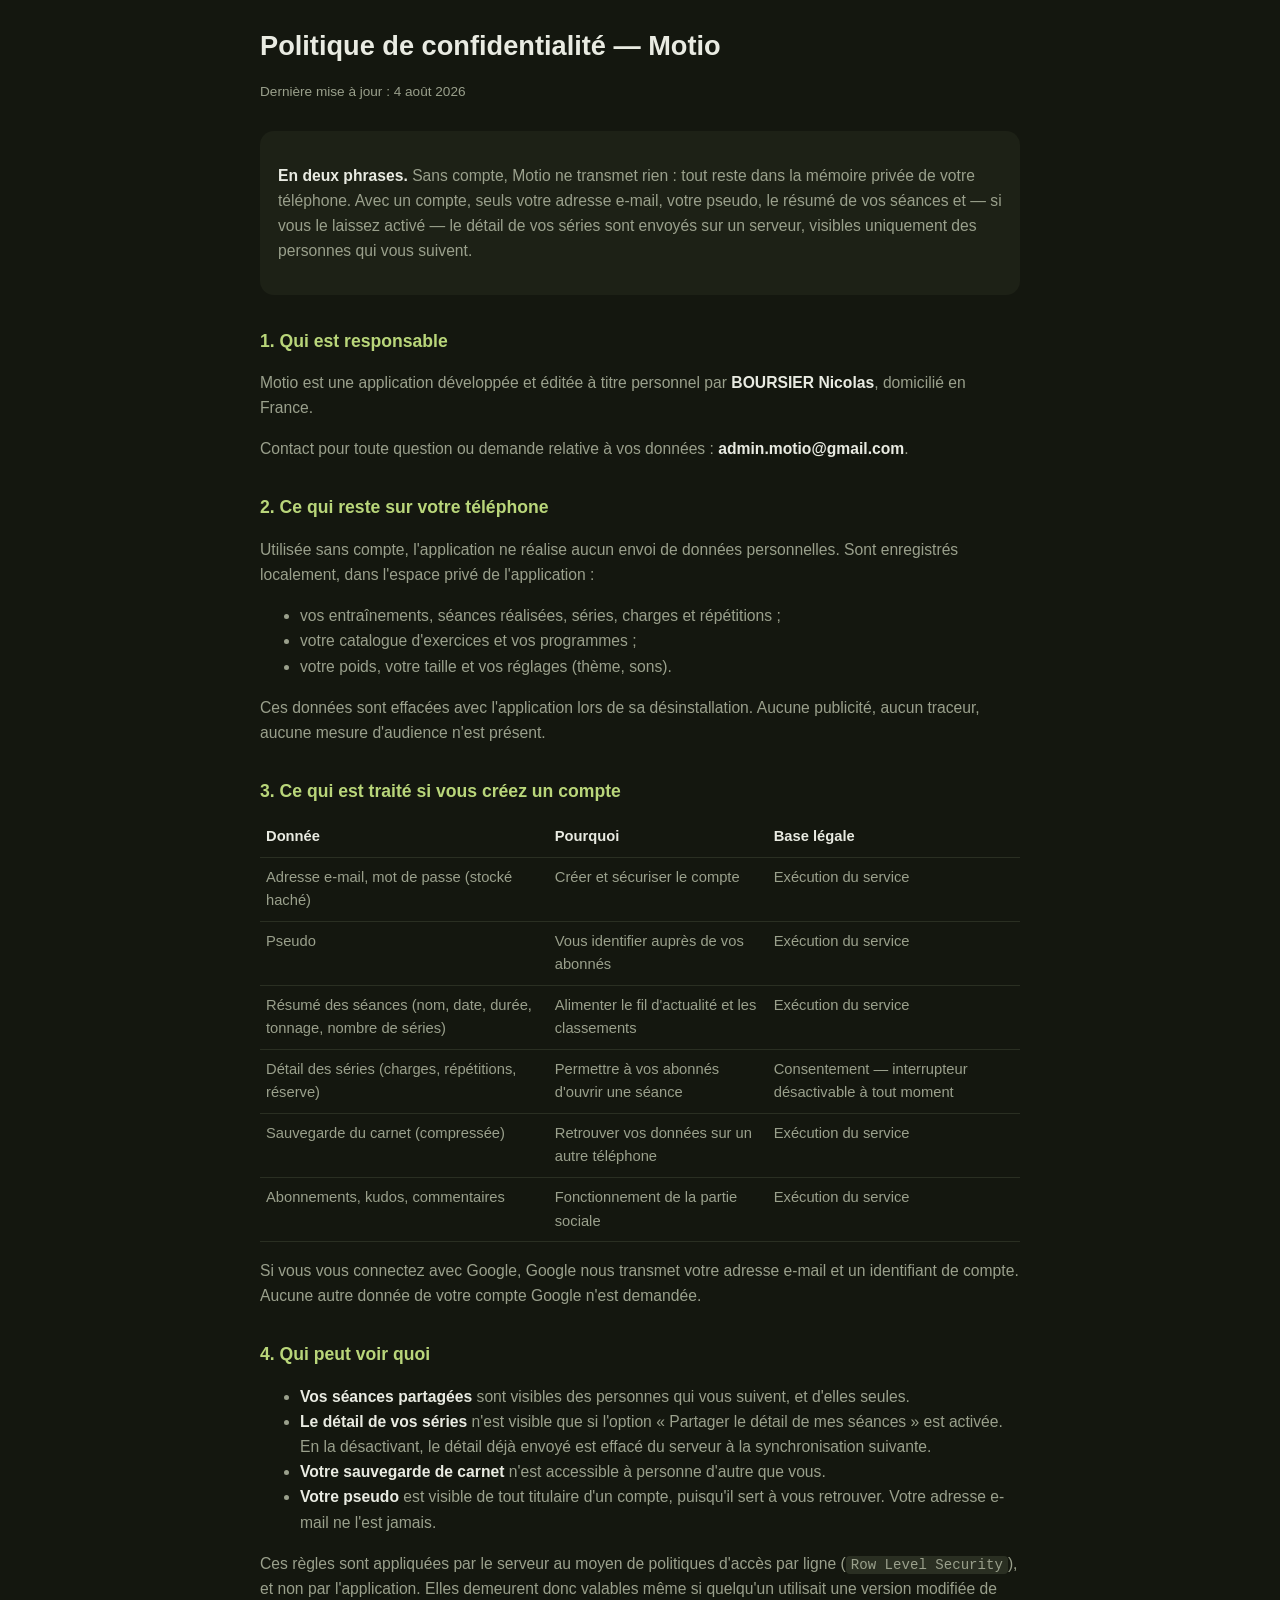
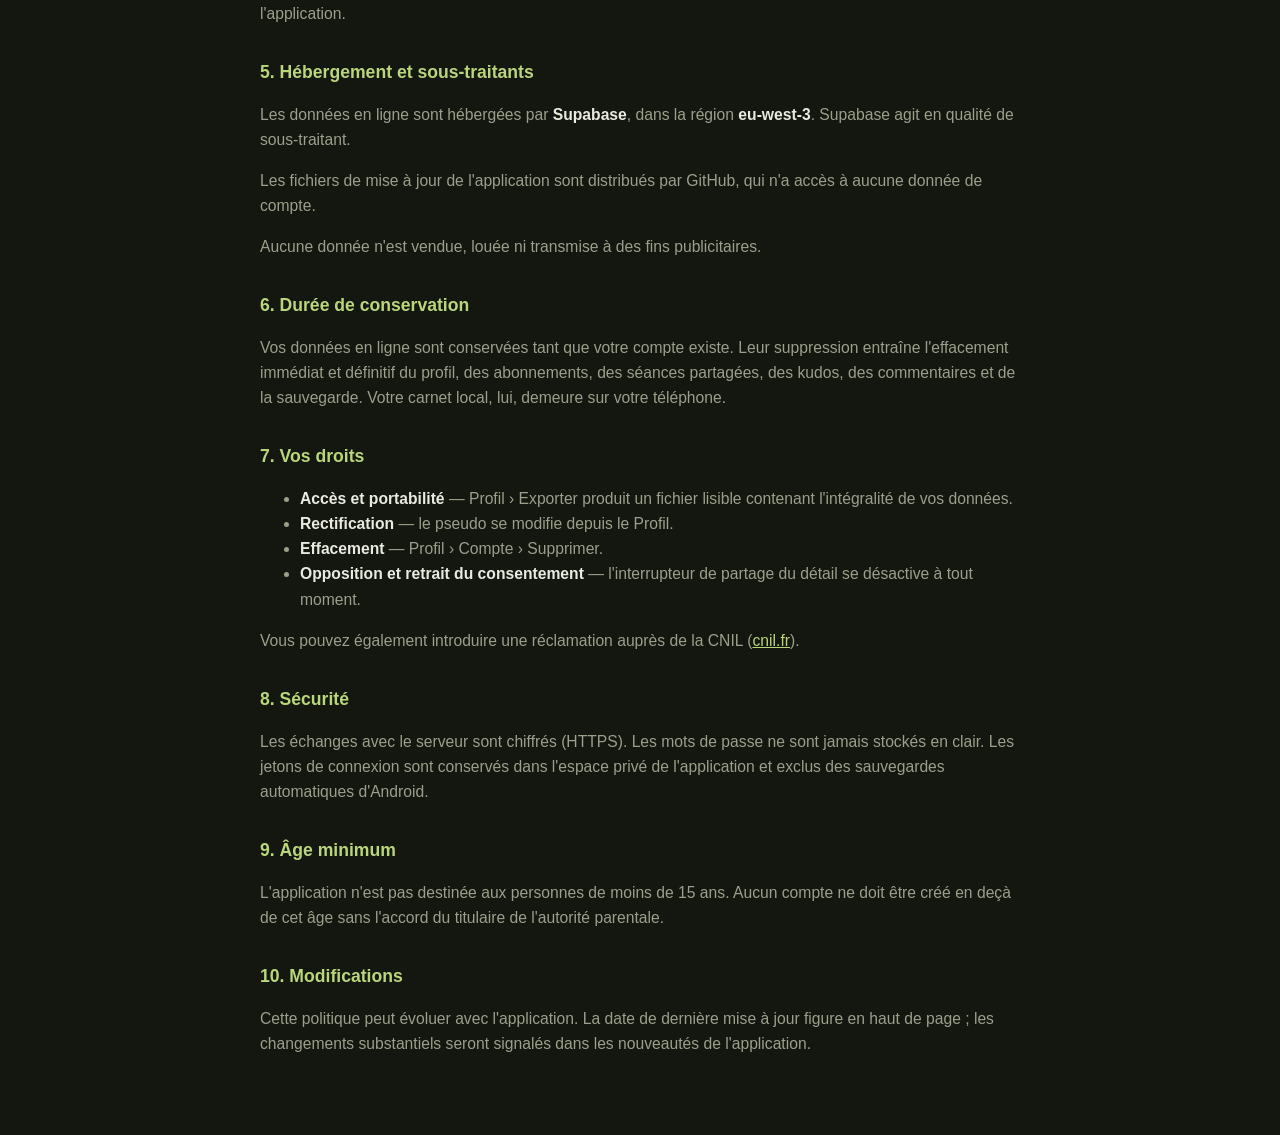
<file: confidentialite.html>
<!DOCTYPE html>
<html lang="fr">
<head>
<meta charset="utf-8">
<meta name="viewport" content="width=device-width, initial-scale=1">
<title>Motio — Politique de confidentialité</title>
<style>
  :root { --bg:#14170f; --card:#1d2116; --txt:#e9ebe2; --dim:#9aa08c; --acc:#b9d67a; }
  * { box-sizing: border-box; }
  body { margin:0; padding:24px 16px 64px; background:var(--bg); color:var(--txt);
         font-family:-apple-system,BlinkMacSystemFont,"Segoe UI",Roboto,Helvetica,Arial,sans-serif;
         line-height:1.6; }
  main { max-width:760px; margin:0 auto; }
  h1 { font-size:1.7rem; margin:0 0 4px; }
  h2 { font-size:1.1rem; margin:32px 0 8px; color:var(--acc); }
  p, li { color:var(--dim); font-size:.98rem; }
  strong { color:var(--txt); }
  .date { color:var(--dim); font-size:.85rem; margin-bottom:28px; }
  .card { background:var(--card); border-radius:14px; padding:16px 18px; margin:16px 0; }
  table { width:100%; border-collapse:collapse; margin:12px 0; }
  th, td { text-align:left; padding:8px 6px; border-bottom:1px solid #2a2f22;
           font-size:.92rem; color:var(--dim); vertical-align:top; }
  th { color:var(--txt); font-weight:600; }
  a { color:var(--acc); }
  code { background:#2a2f22; padding:1px 5px; border-radius:4px; font-size:.88rem; }
</style>
</head>
<body>
<main>

<h1>Politique de confidentialité — Motio</h1>
<p class="date">Dernière mise à jour : 4 août 2026</p>

<div class="card">
  <p><strong>En deux phrases.</strong> Sans compte, Motio ne transmet rien : tout
  reste dans la mémoire privée de votre téléphone. Avec un compte, seuls votre
  adresse e-mail, votre pseudo, le résumé de vos séances et — si vous le laissez
  activé — le détail de vos séries sont envoyés sur un serveur, visibles
  uniquement des personnes qui vous suivent.</p>
</div>

<h2>1. Qui est responsable</h2>
<p>Motio est une application développée et éditée à titre personnel par
<strong>BOURSIER Nicolas</strong>, domicilié en France.</p>
<p>Contact pour toute question ou demande relative à vos données :
<strong>admin.motio@gmail.com</strong>.</p>

<h2>2. Ce qui reste sur votre téléphone</h2>
<p>Utilisée sans compte, l'application ne réalise aucun envoi de données
personnelles. Sont enregistrés localement, dans l'espace privé de l'application :</p>
<ul>
  <li>vos entraînements, séances réalisées, séries, charges et répétitions ;</li>
  <li>votre catalogue d'exercices et vos programmes ;</li>
  <li>votre poids, votre taille et vos réglages (thème, sons).</li>
</ul>
<p>Ces données sont effacées avec l'application lors de sa désinstallation.
Aucune publicité, aucun traceur, aucune mesure d'audience n'est présent.</p>

<h2>3. Ce qui est traité si vous créez un compte</h2>
<table>
  <tr><th>Donnée</th><th>Pourquoi</th><th>Base légale</th></tr>
  <tr><td>Adresse e-mail, mot de passe (stocké haché)</td>
      <td>Créer et sécuriser le compte</td><td>Exécution du service</td></tr>
  <tr><td>Pseudo</td><td>Vous identifier auprès de vos abonnés</td>
      <td>Exécution du service</td></tr>
  <tr><td>Résumé des séances (nom, date, durée, tonnage, nombre de séries)</td>
      <td>Alimenter le fil d'actualité et les classements</td>
      <td>Exécution du service</td></tr>
  <tr><td>Détail des séries (charges, répétitions, réserve)</td>
      <td>Permettre à vos abonnés d'ouvrir une séance</td>
      <td>Consentement — interrupteur désactivable à tout moment</td></tr>
  <tr><td>Sauvegarde du carnet (compressée)</td>
      <td>Retrouver vos données sur un autre téléphone</td>
      <td>Exécution du service</td></tr>
  <tr><td>Abonnements, kudos, commentaires</td>
      <td>Fonctionnement de la partie sociale</td>
      <td>Exécution du service</td></tr>
</table>

<p>Si vous vous connectez avec Google, Google nous transmet votre adresse e-mail
et un identifiant de compte. Aucune autre donnée de votre compte Google n'est
demandée.</p>

<h2>4. Qui peut voir quoi</h2>
<ul>
  <li><strong>Vos séances partagées</strong> sont visibles des personnes qui
  vous suivent, et d'elles seules.</li>
  <li><strong>Le détail de vos séries</strong> n'est visible que si l'option
  « Partager le détail de mes séances » est activée. En la désactivant, le
  détail déjà envoyé est effacé du serveur à la synchronisation suivante.</li>
  <li><strong>Votre sauvegarde de carnet</strong> n'est accessible à personne
  d'autre que vous.</li>
  <li><strong>Votre pseudo</strong> est visible de tout titulaire d'un compte,
  puisqu'il sert à vous retrouver. Votre adresse e-mail ne l'est jamais.</li>
</ul>
<p>Ces règles sont appliquées par le serveur au moyen de politiques d'accès par
ligne (<code>Row Level Security</code>), et non par l'application. Elles
demeurent donc valables même si quelqu'un utilisait une version modifiée de
l'application.</p>

<h2>5. Hébergement et sous-traitants</h2>
<p>Les données en ligne sont hébergées par <strong>Supabase</strong>, dans la
région <strong>eu-west-3</strong>. Supabase agit en qualité de sous-traitant.</p>
<p>Les fichiers de mise à jour de l'application sont distribués par GitHub, qui
n'a accès à aucune donnée de compte.</p>
<p>Aucune donnée n'est vendue, louée ni transmise à des fins publicitaires.</p>

<h2>6. Durée de conservation</h2>
<p>Vos données en ligne sont conservées tant que votre compte existe. Leur
suppression entraîne l'effacement immédiat et définitif du profil, des
abonnements, des séances partagées, des kudos, des commentaires et de la
sauvegarde. Votre carnet local, lui, demeure sur votre téléphone.</p>

<h2>7. Vos droits</h2>
<ul>
  <li><strong>Accès et portabilité</strong> — Profil › Exporter produit un
  fichier lisible contenant l'intégralité de vos données.</li>
  <li><strong>Rectification</strong> — le pseudo se modifie depuis le Profil.</li>
  <li><strong>Effacement</strong> — Profil › Compte › Supprimer.</li>
  <li><strong>Opposition et retrait du consentement</strong> — l'interrupteur de
  partage du détail se désactive à tout moment.</li>
</ul>
<p>Vous pouvez également introduire une réclamation auprès de la CNIL
(<a href="https://www.cnil.fr">cnil.fr</a>).</p>

<h2>8. Sécurité</h2>
<p>Les échanges avec le serveur sont chiffrés (HTTPS). Les mots de passe ne sont
jamais stockés en clair. Les jetons de connexion sont conservés dans l'espace
privé de l'application et exclus des sauvegardes automatiques d'Android.</p>

<h2>9. Âge minimum</h2>
<p>L'application n'est pas destinée aux personnes de moins de 15 ans. Aucun
compte ne doit être créé en deçà de cet âge sans l'accord du titulaire de
l'autorité parentale.</p>

<h2>10. Modifications</h2>
<p>Cette politique peut évoluer avec l'application. La date de dernière mise à
jour figure en haut de page ; les changements substantiels seront signalés dans
les nouveautés de l'application.</p>

</main>
</body>
</html>
</file>
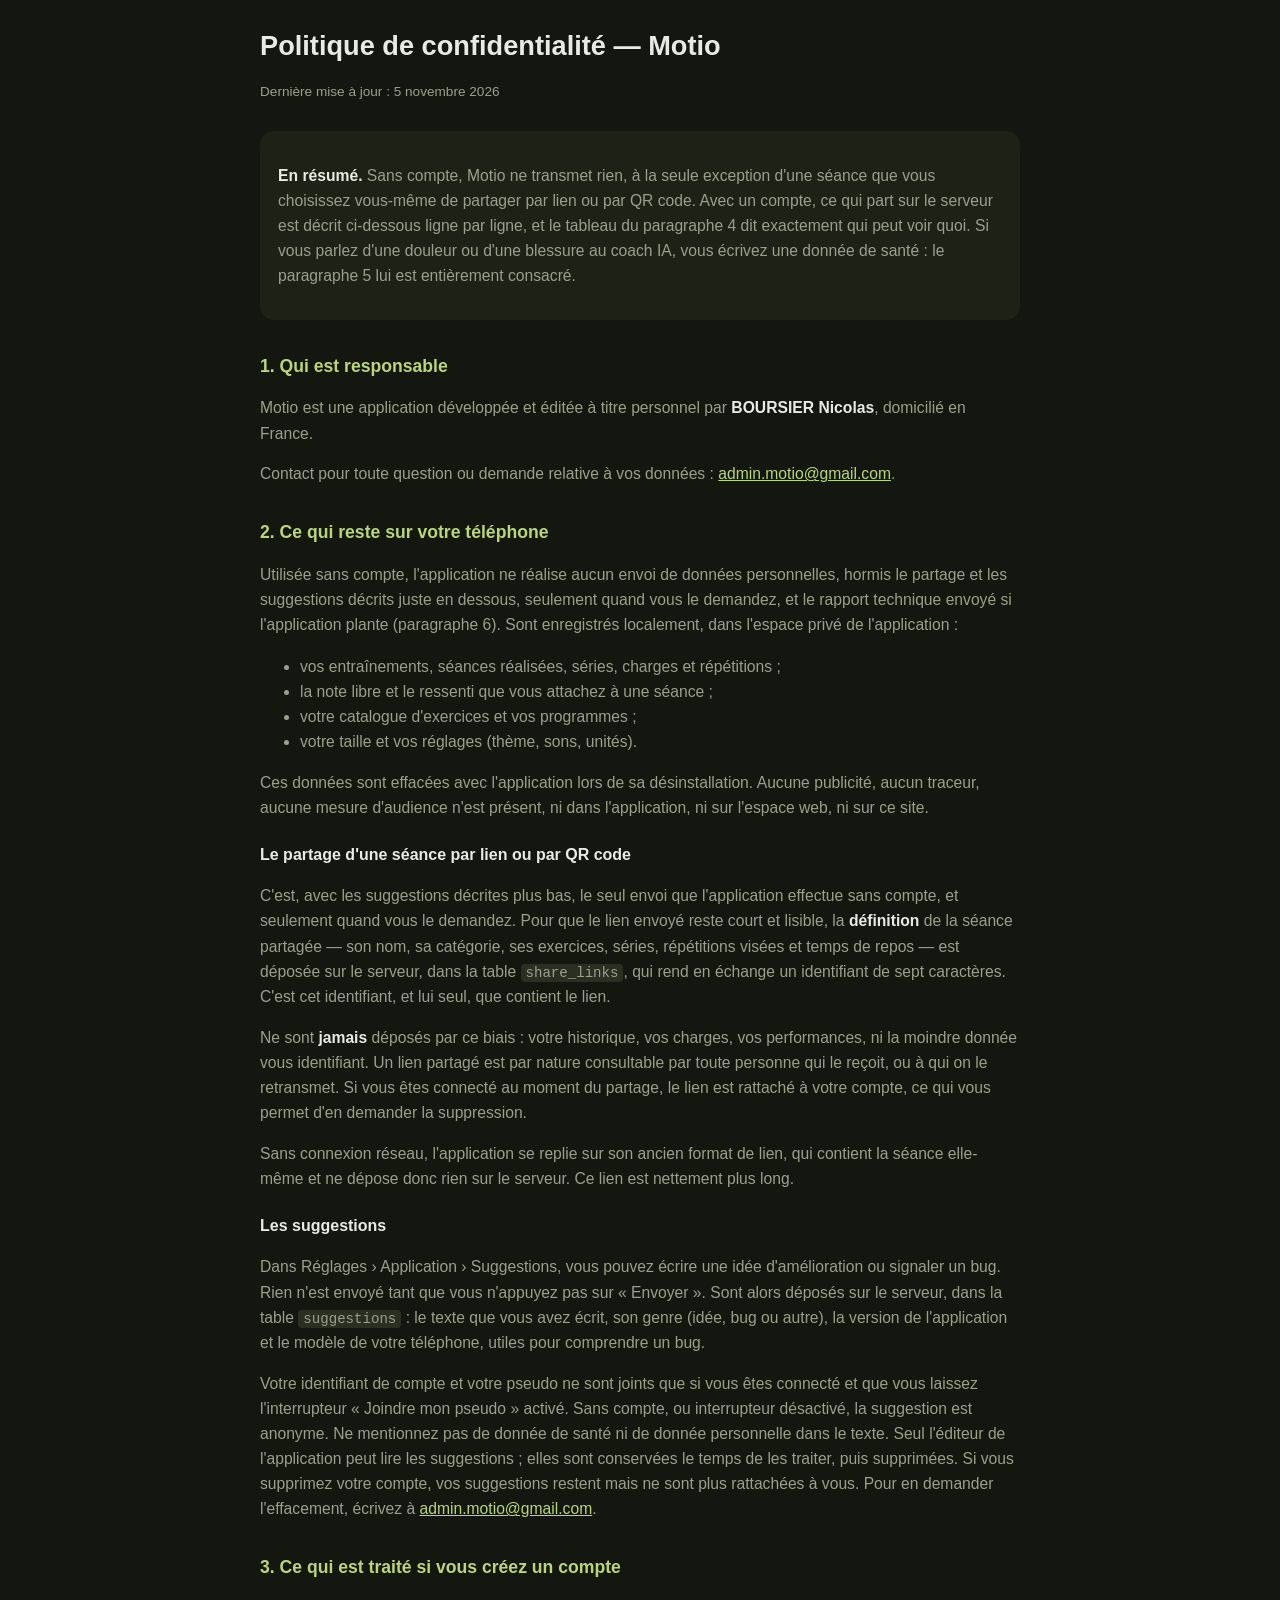
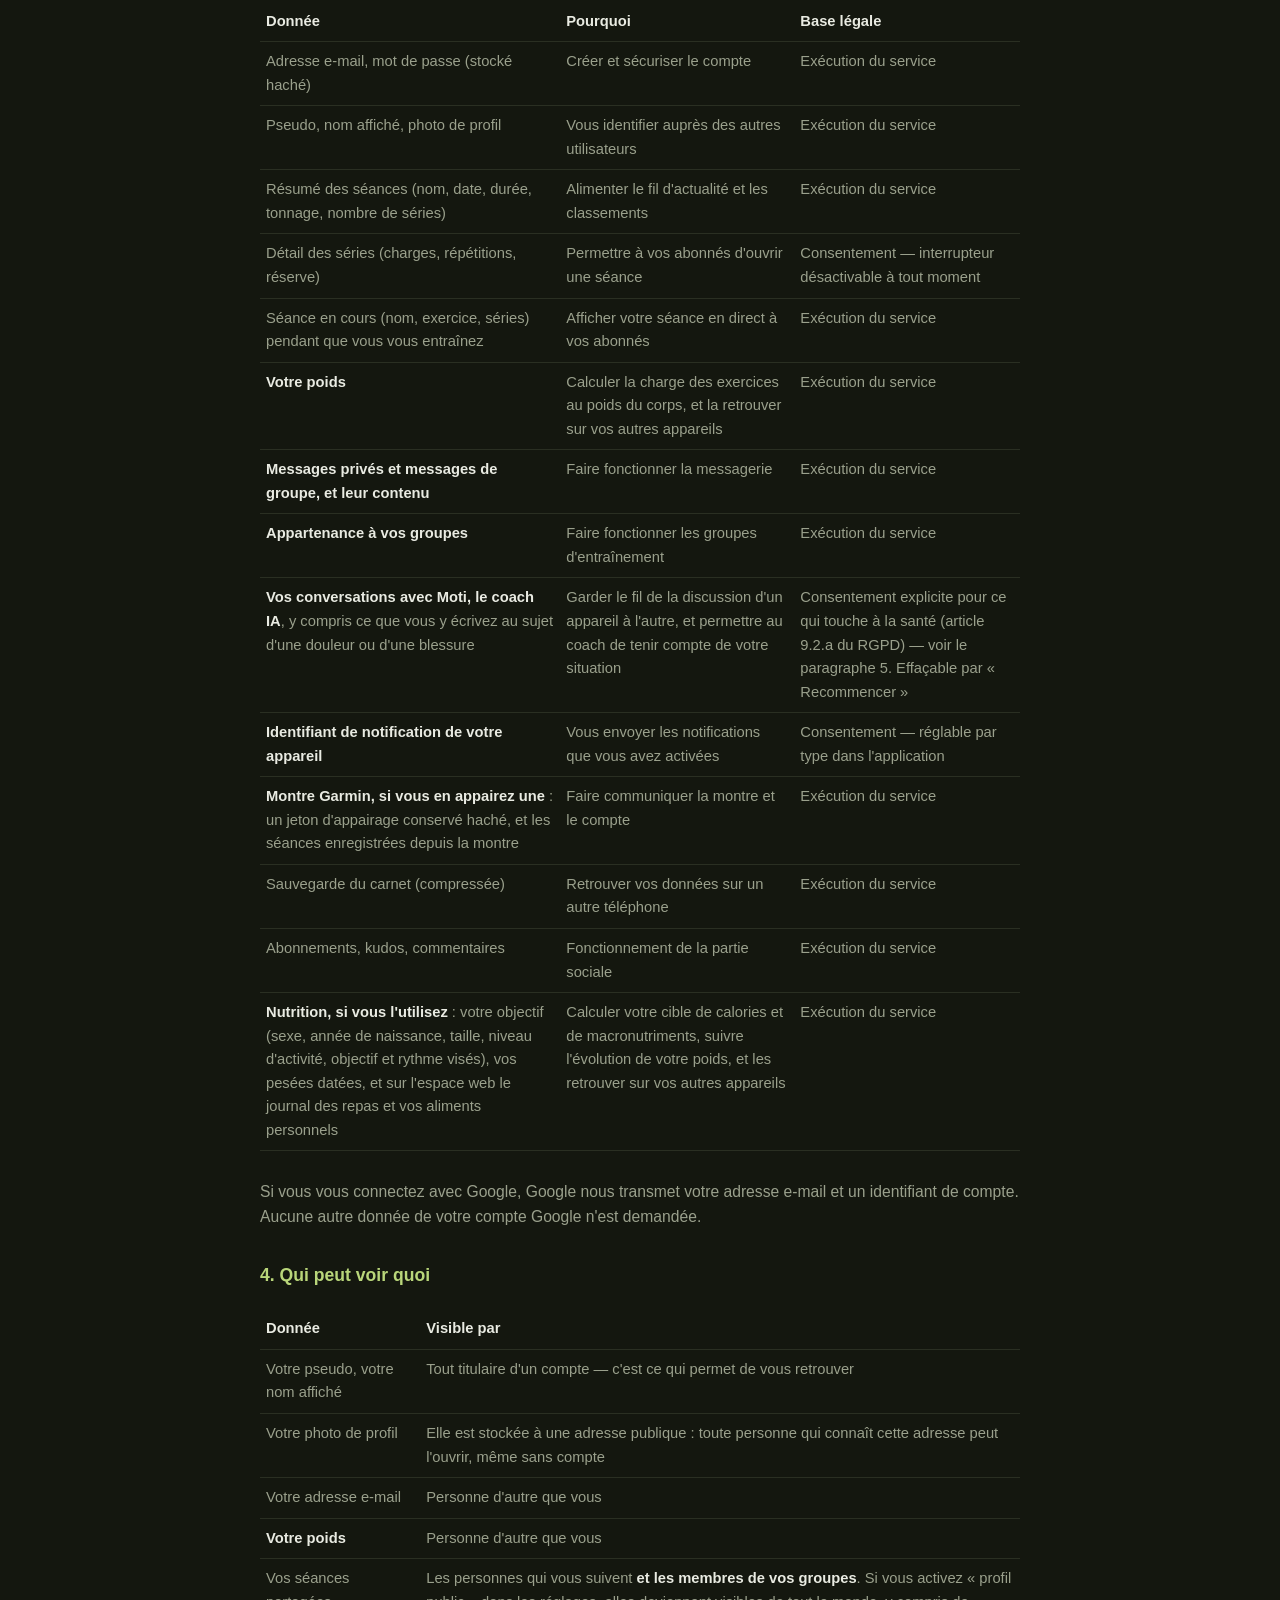
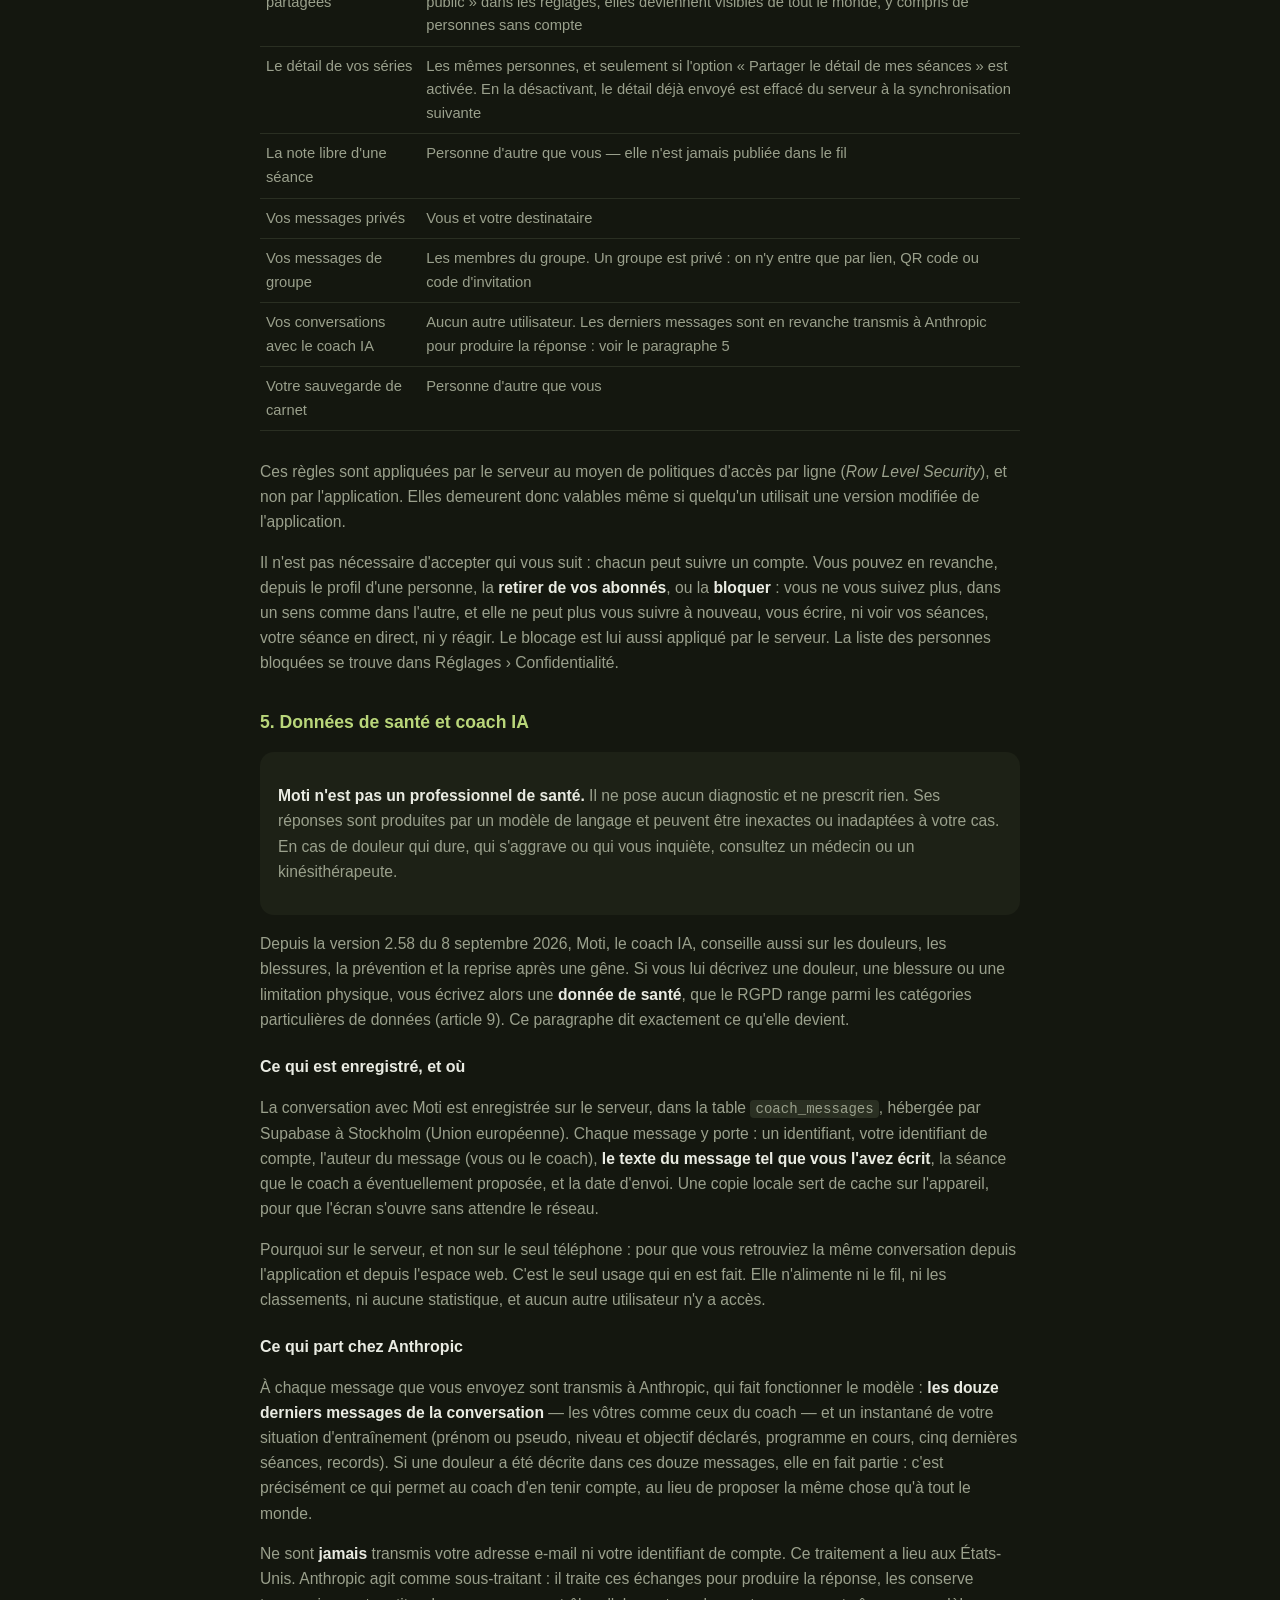
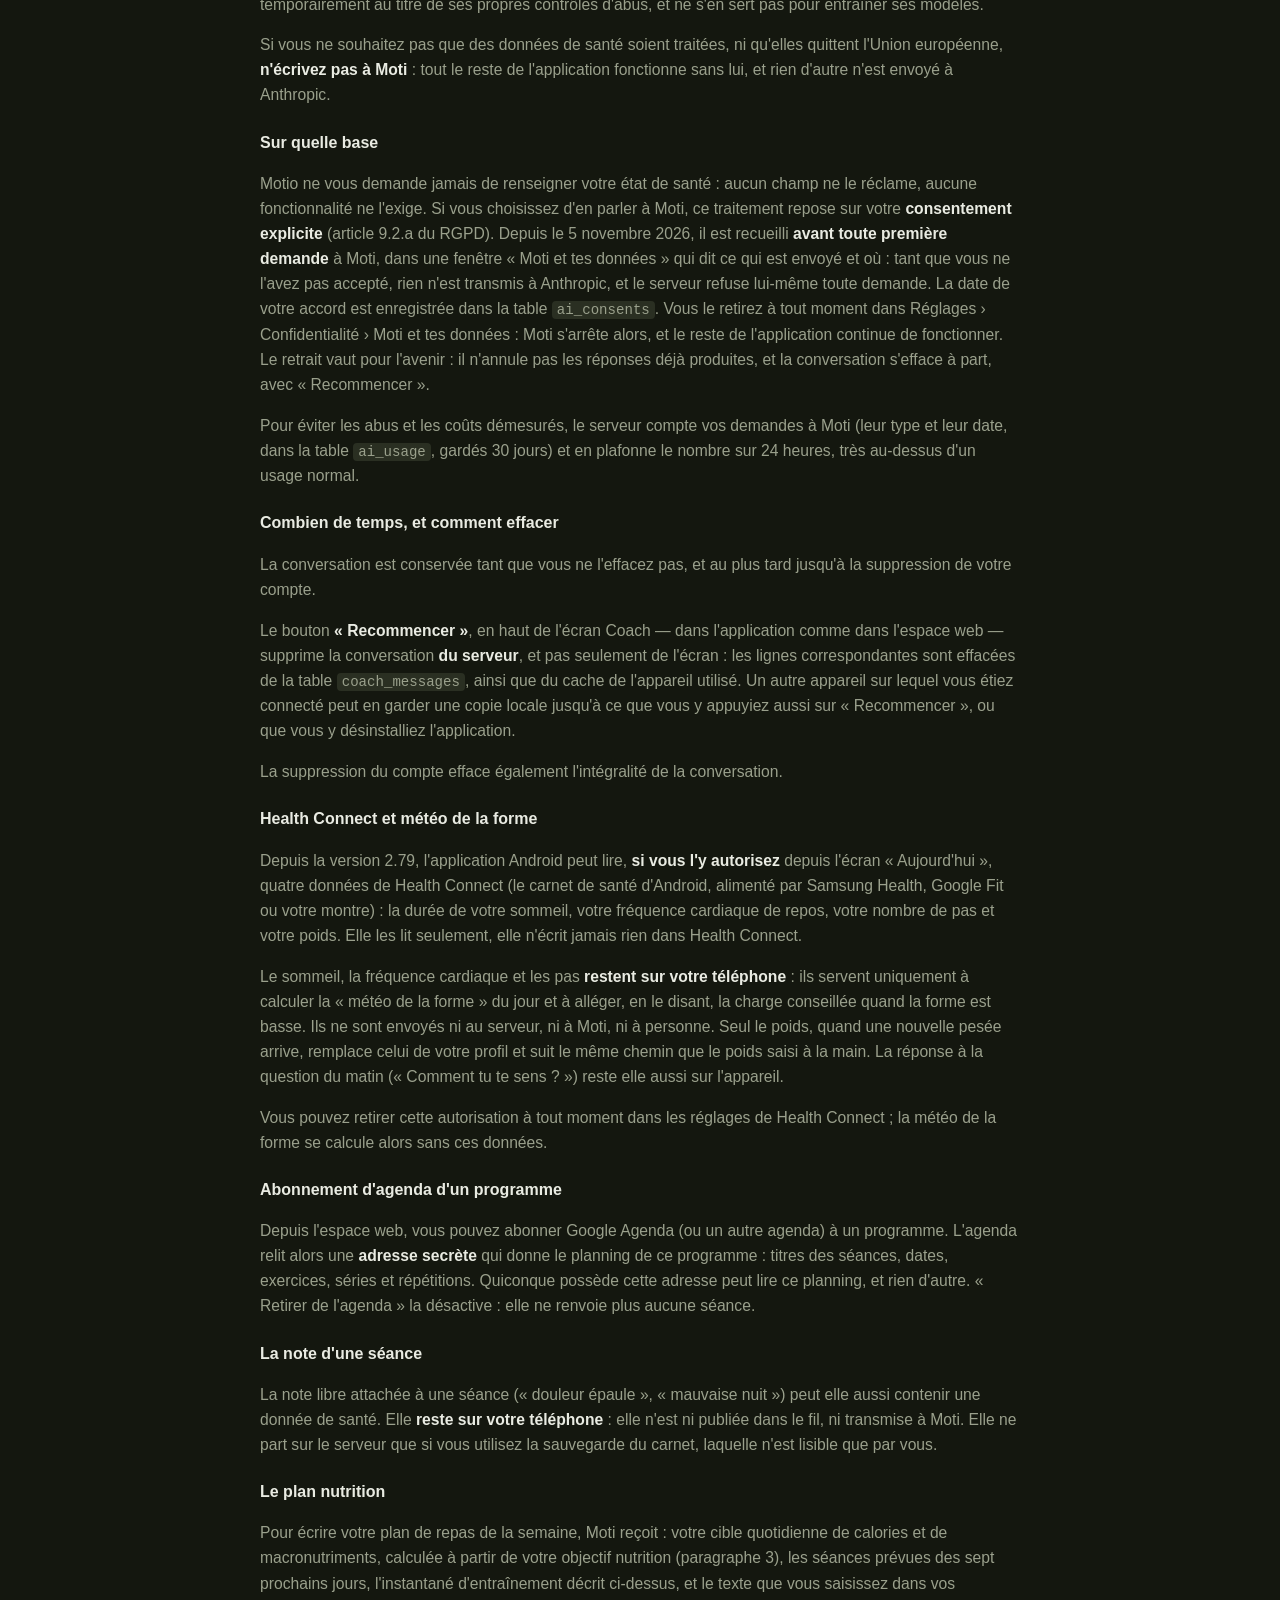
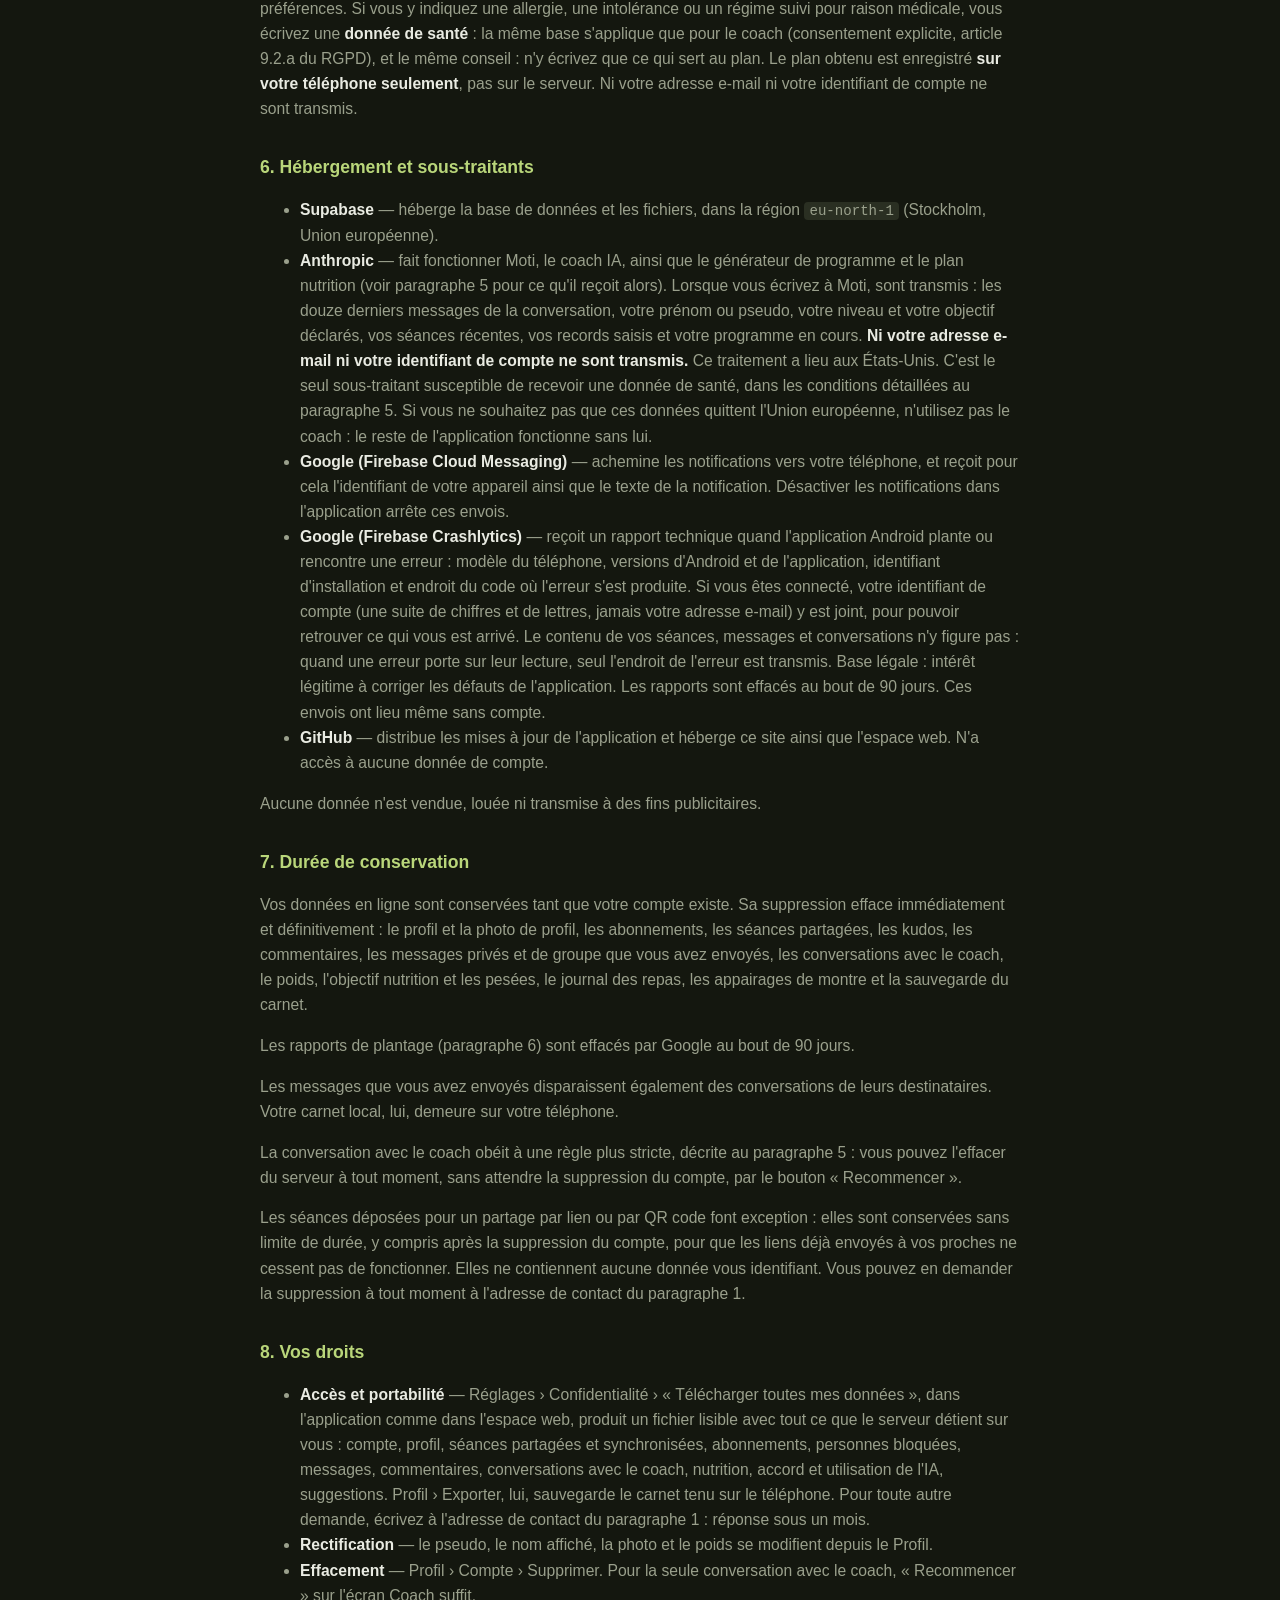
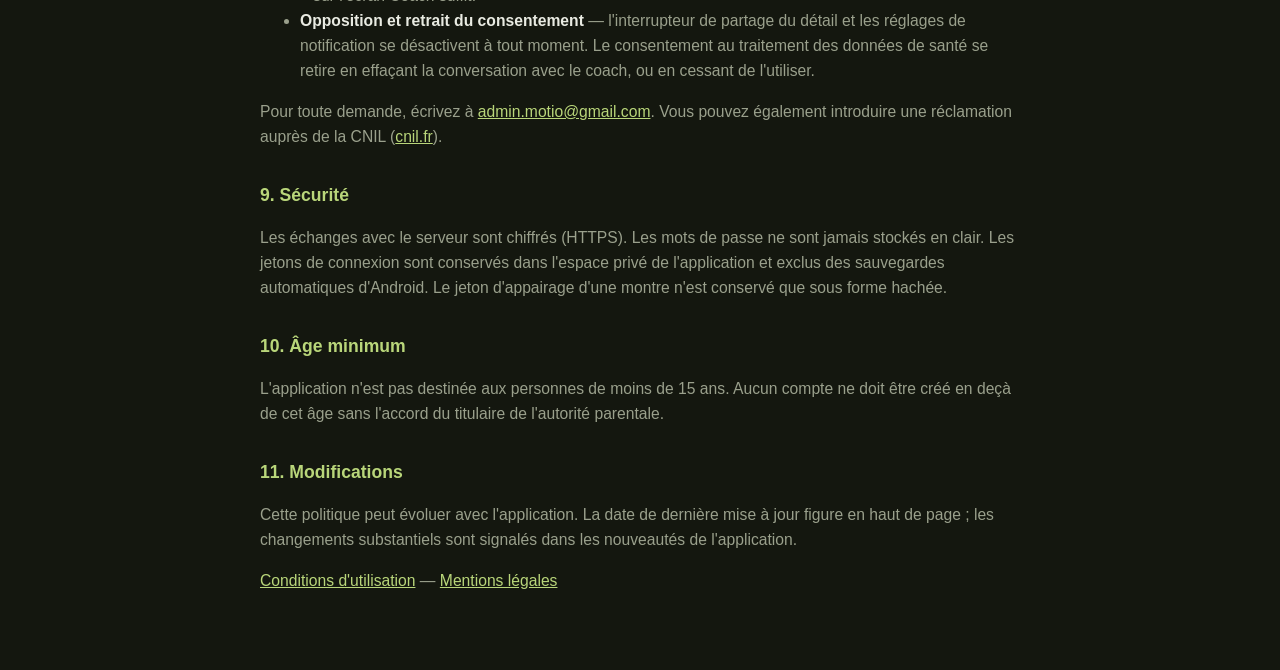
<file: partage/confidentialite_index.html>
<!DOCTYPE html>
<html lang="fr">
<head>
<meta charset="utf-8">
  <meta http-equiv="Content-Security-Policy" content="default-src 'self'; script-src 'none'; style-src 'self' 'unsafe-inline'; img-src 'self' data:; font-src 'self'; object-src 'none'; base-uri 'self'; form-action 'none'">
<meta name="viewport" content="width=device-width, initial-scale=1">
<title>Motio — Politique de confidentialité</title>
<!-- Cette page était une copie mot pour mot de /confidentialite/. Deux copies
     d'un même document juridique finissent toujours par diverger : celle-ci
     est devenue une simple redirection vers la seule version qui fait foi. -->
<link rel="canonical" href="../confidentialite/">
<meta http-equiv="refresh" content="0; url=../confidentialite/">
<style>
  body { margin:0; padding:24px 16px; background:#14170f; color:#9aa08c;
         font-family:-apple-system,BlinkMacSystemFont,"Segoe UI",Roboto,Helvetica,Arial,sans-serif;
         line-height:1.6; }
  main { max-width:760px; margin:0 auto; }
  a { color:#b9d67a; }
</style>
</head>
<body>
<main>
  <p>La politique de confidentialité de Motio se trouve désormais ici :
  <a href="../confidentialite/">ouvrir la politique de confidentialité</a>.</p>
</main>
</body>
</html>
</file>
<file: assets/css/site.css>
/* ==========================================================================
   Motio — site vitrine
   Charbon + olive militaire, chiffres en mono partout où ça mesure le temps.
   Structure héritée du carnet : chaque section porte un repère "temps écoulé"
   comme si visiter le site était une séance.
   ========================================================================== */

:root{
  --ink:#171A11;
  --ink-2:#1A1E13;
  --panel:#1C2115;
  --line:#2B3422;
  --line-2:#232A1B;
  --line-strong:#3D4930;
  --rule:#303A26;
  --frame:#0D1008;

  --text:#F4F3EE;
  --text-dim:#B4B8A4;
  --text-dim-2:#8A9074;
  --text-dim-3:#7E8C5C;
  --text-dim-4:#6E7A52;
  --text-dim-5:#5F6A48;
  --text-faint:#4A5638;

  --accent:#A9C25E;
  --accent-2:#D3A45E;

  --f-display:"Outfit",system-ui,sans-serif;
  --f-body:"Inter",system-ui,sans-serif;
  --f-mono:"JetBrains Mono",ui-monospace,monospace;

  --gutter:clamp(1.25rem,5vw,4.5rem);
  --rail:5.5rem;
  --r-s:9px;
  --r-m:14px;
  --r-l:16px;
}

*,*::before,*::after{box-sizing:border-box}

html{scroll-behavior:smooth}
@media (prefers-reduced-motion:reduce){html{scroll-behavior:auto}}

body{
  margin:0;
  background:var(--ink);
  color:var(--text);
  font-family:var(--f-body);
  font-size:clamp(1rem,.95rem + .15vw,1.0625rem);
  line-height:1.6;
  -webkit-font-smoothing:antialiased;
}

a{color:var(--accent);text-decoration:none}
a:hover{color:var(--text)}
:focus-visible{outline:2px solid var(--accent);outline-offset:3px}
img{max-width:100%}

.skip{
  position:absolute;left:-9999px;top:0;z-index:200;
  background:var(--accent);color:var(--ink);
  padding:.75rem 1rem;font-family:var(--f-display);font-weight:700;
}
.skip:focus{left:0}

/* ---------- barre haute ---------- */
.topbar{
  position:sticky;top:0;z-index:60;
  display:flex;align-items:center;gap:clamp(.75rem,2vw,2rem);
  padding:.7rem var(--gutter);
  background:rgba(23,26,17,.88);
  backdrop-filter:blur(12px);
  border-bottom:1px solid var(--line);
}
.brand{display:flex;align-items:center;gap:.6rem;flex:0 0 auto}
.brand img{display:block}
.brand .mark{height:30px;width:auto}
.brand .word{height:19px;width:auto;filter:brightness(0) invert(1)}

.topnav{
  flex:1 1 auto;min-width:0;
  display:flex;align-items:center;gap:clamp(.85rem,1.8vw,1.6rem);
  overflow-x:auto;scrollbar-width:none;
  font-family:var(--f-display);font-weight:500;
  font-size:.78rem;letter-spacing:.09em;text-transform:uppercase;
  -webkit-mask-image:linear-gradient(to right,#000 calc(100% - 1.5rem),transparent 100%);
  mask-image:linear-gradient(to right,#000 calc(100% - 1.5rem),transparent 100%);
}
.topnav::-webkit-scrollbar{display:none}
.topnav a{color:var(--text-dim);white-space:nowrap}
.topnav a:hover{color:var(--text)}
.topnav a.gold,.foot-col a.gold{color:var(--accent-2)}
.topnav a.gold:hover,.foot-col a.gold:hover{color:var(--text)}

/* Les boutons de la barre ne se laissent pas comprimer : c'est la navigation,
   qui défile déjà horizontalement, qui cède la place sur un écran étroit. */
.topbar-actions{display:flex;align-items:center;gap:.5rem;flex:0 0 auto}
.topbar-actions .btn{flex:0 0 auto}
/* Sous 560px, le logo complet, les deux boutons et le menu ne tiennent plus
   sur une ligne. Le menu passe dessous, et le logo se réduit à la marque
   seule : avec le mot, la barre réclamait une troisième ligne et occupait
   un sixième de l'écran alors qu'elle est collante. */
@media (max-width:560px){
  .topbar{flex-wrap:wrap;row-gap:.55rem}
  .brand .word{display:none}
  .topnav{order:3;flex-basis:100%;mask-image:none;-webkit-mask-image:none}
  .topbar-actions{margin-left:auto}
}

/* ---------- boutons ---------- */
.btn{
  display:inline-flex;align-items:center;gap:.6rem;
  font-family:var(--f-display);font-weight:700;
  font-size:.85rem;letter-spacing:.08em;text-transform:uppercase;
  padding:.7rem 1.1rem;border-radius:var(--r-s);
  background:var(--accent);color:var(--ink);border:1px solid var(--accent);
  cursor:pointer;transition:background .15s ease,border-color .15s ease,color .15s ease;
  max-width:100%;
}
.btn:hover{background:var(--text);border-color:var(--text);color:var(--ink)}
.btn-lg{padding:.95rem 1.5rem;font-size:.92rem;border-radius:11px}
.btn-sm{padding:.55rem .95rem;font-size:.78rem;white-space:nowrap}
.btn-ghost{background:transparent;color:var(--text);border-color:var(--line-strong)}
.btn-ghost:hover{background:var(--panel);border-color:var(--accent);color:var(--text)}
.cta-row{display:flex;flex-wrap:wrap;align-items:center;gap:1rem 1.25rem}
.cta-group{display:flex;flex-wrap:wrap;gap:.75rem}

/* ---------- rail de temps : la page se lit comme une séance ---------- */
.block{
  display:flex;flex-wrap:wrap;gap:0 clamp(1rem,3vw,2.5rem);
  padding:clamp(3.5rem,8vw,6.5rem) var(--gutter);
  border-bottom:1px solid var(--line);
  position:relative;
}
.block-alt{background:var(--ink-2)}
.tc{
  flex:0 0 var(--rail);
  position:sticky;top:5rem;align-self:flex-start;
  font-family:var(--f-mono);font-size:.75rem;letter-spacing:.06em;
  color:var(--text-dim-3);
  border-top:2px solid var(--line-strong);
  padding-top:.5rem;margin-bottom:1.25rem;
}
.block-body{flex:1 1 32rem;min-width:0;max-width:62rem}

[data-sect]{opacity:0;transform:translateY(18px);transition:opacity .6s ease,transform .6s ease}
[data-sect].seen{opacity:1;transform:none}
@media (prefers-reduced-motion:reduce){
  [data-sect]{opacity:1;transform:none;transition:none}
}

@media (max-width:760px){
  .tc{position:static;flex:0 0 auto}
}

/* ---------- typo ---------- */
.eyebrow{
  font-family:var(--f-mono);font-size:.72rem;letter-spacing:.16em;
  text-transform:uppercase;color:var(--text-dim-3);margin:0 0 1.25rem;
}
h1{
  font-family:var(--f-display);font-weight:800;text-transform:uppercase;
  letter-spacing:-.01em;line-height:.95;
  font-size:clamp(2.6rem,8vw,5.5rem);margin:0 0 1.75rem;text-wrap:balance;
}
h1 em{font-style:normal;color:var(--accent)}
h2{
  font-family:var(--f-display);font-weight:700;text-transform:uppercase;
  line-height:1.02;font-size:clamp(1.75rem,4.2vw,3rem);
  margin:0 0 1.1rem;text-wrap:balance;
}
h3{
  font-family:var(--f-display);font-weight:600;text-transform:uppercase;
  letter-spacing:.05em;font-size:1rem;margin:0 0 .5rem;color:var(--text);
}
p{margin:0 0 1rem}
.lede{font-size:clamp(1rem,.95rem + .3vw,1.15rem);color:var(--text-dim);max-width:56ch;margin:0 0 2.25rem}

/* ---------- héros : chrono qui tourne vraiment ---------- */
.hero{
  position:relative;overflow:hidden;
  display:flex;flex-wrap:wrap;align-items:center;gap:clamp(2rem,5vw,4.5rem);
  padding:clamp(2.5rem,7vw,6rem) var(--gutter) clamp(3rem,7vw,6rem);
  border-bottom:1px solid var(--line);
}
.hero-ghost{
  position:absolute;right:-14%;top:-18%;width:min(46rem,80vw);
  opacity:.05;pointer-events:none;filter:grayscale(1) brightness(2.2);
}
.hero-main{flex:1 1 30rem;min-width:0;position:relative}
.hero-visual{flex:0 1 21rem;min-width:min(100%,15rem);display:flex;justify-content:center;position:relative}

.dial{
  display:flex;align-items:center;gap:clamp(1rem,3vw,1.75rem);flex-wrap:wrap;
  border-top:1px solid var(--line-strong);border-bottom:1px solid var(--line-strong);
  padding:1.25rem 0;margin:0 0 1.75rem;
}
.dial-digits{
  display:block;font-family:var(--f-mono);font-weight:700;
  font-size:clamp(2.1rem,6.5vw,3.4rem);line-height:1;color:var(--accent);
  font-variant-numeric:tabular-nums;
}
.dial-label{
  display:block;font-family:var(--f-mono);font-size:.66rem;letter-spacing:.12em;
  text-transform:uppercase;color:var(--text-dim-3);margin-top:.6rem;
}
.dial-sweep{flex:1 1 10rem;height:2px;background:var(--rule);position:relative;overflow:hidden}
.dial-sweep i{position:absolute;inset:0 auto 0 0;width:20%;background:var(--accent);animation:sweep 4s linear infinite}
@keyframes sweep{from{transform:translateX(-110%)}to{transform:translateX(500%)}}
@media (prefers-reduced-motion:reduce){.dial-sweep i{animation:none;width:100%;opacity:.35}}

.hero-badge{
  display:inline-flex;align-items:center;gap:.6rem;margin:0 0 1.25rem;
  padding:.4rem .8rem .4rem .55rem;border:1px solid #6B5324;border-radius:100px;
  background:rgba(211,164,94,.08);
  font-family:var(--f-mono);font-size:.66rem;letter-spacing:.11em;text-transform:uppercase;
  color:var(--accent-2);
}
.hero-badge:hover{background:rgba(211,164,94,.16);color:var(--text)}
.hero-badge i{width:6px;height:6px;border-radius:50%;background:var(--accent-2);display:block}
.hero-badges{display:flex;flex-wrap:wrap;gap:.5rem .6rem;margin:0 0 1.25rem}
.hero-badges .hero-badge{margin:0}
/* Variante olive : la nouveauté matérielle (la montre) se distingue du doré,
   réservé à Moti dans toute la charte. */
.hero-badge.alt{border-color:var(--line-strong);background:rgba(169,194,94,.09);color:var(--accent)}
.hero-badge.alt:hover{background:rgba(169,194,94,.17);color:var(--text)}
.hero-badge.alt i{background:var(--accent)}

/* ---------- héros : les trois portes d'entrée ---------- */
.plateformes{
  list-style:none;padding:0;
  margin:1.75rem 0 0;
  display:grid;gap:.6rem;
  grid-template-columns:repeat(auto-fit,minmax(min(100%,11rem),1fr));
}
.plateformes a{
  display:block;height:100%;
  padding:.85rem 1rem;
  border:1px solid var(--line);border-radius:var(--r-m);
  background:var(--panel);
}
.plateformes a:hover{border-color:var(--accent);background:var(--ink-2)}
.plateformes .p-k{
  display:block;margin-bottom:.2rem;
  font-family:var(--f-display);font-weight:700;text-transform:uppercase;
  letter-spacing:.05em;font-size:.82rem;color:var(--text);
}
.plateformes a:hover .p-k{color:var(--accent)}
.plateformes .p-v{display:block;font-size:.82rem;line-height:1.45;color:var(--text-dim-2)}

.iphone-nudge{
  display:flex;flex-wrap:wrap;align-items:center;gap:.75rem 1.5rem;
  margin:0 auto;padding:.85rem clamp(1rem,4vw,2rem);max-width:64rem;
  border-bottom:1px solid #6B5324;background:rgba(211,164,94,.08);
}
.iphone-nudge[hidden]{display:none}
.iphone-nudge p{margin:0;flex:1 1 24rem;font-size:.86rem;line-height:1.55;color:var(--text-dim)}
.iphone-nudge strong{color:var(--text)}
.iphone-nudge .btn{flex:0 0 auto}

.hero-qr{display:flex;align-items:center;gap:.7rem}
.hero-qr canvas,.hero-qr svg,.qr-box svg{width:100%;height:100%;display:block}
.qr-mini{width:74px;height:74px;flex:0 0 74px;background:var(--text);border-radius:8px;padding:5px;display:flex;align-items:center;justify-content:center}
.qr-mini-label{font-family:var(--f-mono);font-size:.64rem;line-height:1.5;letter-spacing:.08em;text-transform:uppercase;color:var(--text-dim-3);max-width:11ch}
.fineprint{font-family:var(--f-mono);font-size:.68rem;letter-spacing:.07em;color:var(--text-dim-4);margin:0}
.hero-fine{margin:1.5rem 0 0}

/* ---------- mockup téléphone ---------- */
.phone{
  width:100%;border:9px solid var(--frame);border-radius:34px;
  box-shadow:0 0 0 1px var(--line-strong),0 34px 70px -24px rgba(0,0,0,.85);
  overflow:hidden;background:var(--ink);aspect-ratio:1080/2316;
}
.phone img{width:100%;height:100%;object-fit:cover;display:block}
.phone-lg{max-width:19rem}
.phone-md{max-width:16.5rem;border-width:9px;border-radius:32px;box-shadow:0 0 0 1px var(--line-strong),0 28px 55px -22px rgba(0,0,0,.8)}
.phone-sm{max-width:15rem;border-width:8px;border-radius:28px;box-shadow:0 0 0 1px var(--line-strong),0 26px 50px -22px rgba(0,0,0,.8)}
.phone-wrap{flex:0 1 auto;min-width:min(100%,13rem);display:flex;justify-content:center}
.phone-placeholder{
  width:100%;height:100%;display:flex;flex-direction:column;align-items:center;justify-content:center;
  gap:.6rem;padding:1rem;text-align:center;
  background:repeating-linear-gradient(135deg,var(--panel) 0 9px,#20261A 9px 18px);
}
.phone-placeholder span{font-family:var(--f-mono)}
.phone-placeholder .ph-1{font-size:.6rem;letter-spacing:.14em;text-transform:uppercase;color:var(--text-dim-3)}
.phone-placeholder .ph-2{font-size:.62rem;line-height:1.6;color:var(--text-faint)}

/* ---------- bandeau de garanties ---------- */
.bandeau{
  display:flex;flex-wrap:wrap;gap:.5rem clamp(1rem,4vw,3rem);justify-content:center;
  padding:1.1rem var(--gutter);border-top:1px solid var(--line);border-bottom:1px solid var(--line);
  background:var(--ink-2);font-family:var(--f-mono);font-size:.68rem;letter-spacing:.14em;
  text-transform:uppercase;color:var(--text-dim-2);
}
.bandeau span.sep{color:var(--line-strong)}

/* ---------- grilles / cartes ---------- */
.grid{display:grid;gap:1rem}
.grid-2{grid-template-columns:repeat(auto-fit,minmax(min(100%,15rem),1fr))}
.grid-3{grid-template-columns:repeat(auto-fit,minmax(min(100%,14rem),1fr))}

.card{background:var(--panel);border:1px solid var(--line);border-radius:var(--r-m);padding:clamp(1.1rem,2.5vw,1.5rem)}
.card p{margin:0;color:var(--text-dim);font-size:.95rem}
.card h3.gold{color:var(--accent-2)}
.card .go{display:inline-block;margin-top:.75rem;font-family:var(--f-display);font-weight:700;font-size:.8rem;letter-spacing:.07em;text-transform:uppercase}

.split{display:flex;flex-wrap:wrap;gap:clamp(1.5rem,3.5vw,3rem);align-items:center;margin:0 0 clamp(1.5rem,3.5vw,3rem)}
.split:last-child{margin-bottom:0}
.split-media{flex:0 1 15rem;min-width:min(100%,13rem);display:flex;justify-content:center}
.split-content{flex:1 1 22rem;min-width:0}

/* ---------- carte de partage ---------- */
.callout{
  display:flex;flex-wrap:wrap;align-items:center;gap:clamp(1.25rem,3vw,2.5rem);
  margin-top:clamp(2rem,4vw,3rem);padding:clamp(1.25rem,3vw,2rem);
  background:var(--panel);border:1px solid var(--line);border-radius:var(--r-l);
}
.callout img{flex:0 1 12rem;min-width:min(100%,9rem);width:100%;max-width:12rem;border-radius:10px;border:1px solid var(--rule);display:block}
.callout-body{flex:1 1 18rem;min-width:0}
.callout-tag{font-family:var(--f-mono);font-size:.68rem;letter-spacing:.14em;text-transform:uppercase;color:var(--accent-2);margin:0 0 .75rem}

/* ---------- Moti : mockup de chat (téléphone du héros) ---------- */
.chat-phone{
  width:100%;max-width:19rem;aspect-ratio:1080/2316;
  border:9px solid var(--frame);border-radius:34px;
  box-shadow:0 0 0 1px #6B5324,0 34px 70px -24px rgba(0,0,0,.85);
  overflow:hidden;background:var(--ink);display:flex;flex-direction:column;
}
.chat-phone-head{
  flex:0 0 auto;display:flex;align-items:center;gap:.5rem;
  padding:.75rem .85rem;border-bottom:1px solid var(--line);
}
.chat-phone-head img{height:18px;width:18px;border-radius:50%;object-fit:cover;display:block}
.chat-phone-head .who{font-family:var(--f-display);font-weight:600;font-size:.78rem;color:var(--text)}
.chat-phone-head .dot{width:5px;height:5px;border-radius:50%;background:var(--accent-2);display:block}
.chat-phone-head .meta{font-family:var(--f-mono);font-size:.52rem;letter-spacing:.1em;text-transform:uppercase;color:var(--text-faint);margin-left:auto}
.chat-phone-body{
  flex:1 1 auto;min-height:0;display:flex;flex-direction:column;justify-content:flex-end;
  gap:.45rem;padding:.85rem .7rem;overflow:hidden;
}
.chat-phone-input{
  flex:0 0 auto;display:flex;align-items:center;gap:.4rem;
  margin:0 .7rem .8rem;padding:.5rem .65rem;border:1px solid var(--line);border-radius:9px;
}
.chat-phone-input span{font-family:var(--f-mono);font-size:.6rem;color:var(--text-faint)}
.chat-caret{width:1px;height:.75rem;background:var(--accent);display:block;animation:caret 1.05s step-end infinite}
@keyframes caret{0%,49%{opacity:1}50%,100%{opacity:0}}

/* messages, communs à la mini-démo du héros et à la grande démo de la section Moti */
.msg-row{display:flex}
.msg-row.mine{justify-content:flex-end}
.msg-row.moti{justify-content:flex-start}
.msg-bubble{max-width:88%;border-radius:11px;padding:.5rem .65rem;background:var(--panel);border:1px solid var(--line-strong)}
.msg-row.moti .msg-bubble{background:#1F2416;border-color:#3A3016}
.msg-bubble p{margin:0;font-size:.7rem;line-height:1.5;color:var(--text)}
.msg-row.moti .msg-bubble p{color:var(--text-dim)}

.typing-dots{display:flex;gap:4px;align-items:center;border-radius:11px;padding:.55rem .7rem;background:#1F2416;border:1px solid #3A3016}
.typing-dots i{width:4px;height:4px;border-radius:50%;background:var(--accent-2);display:block;animation:blip 1.1s ease-in-out infinite}
.typing-dots i:nth-child(2){animation-delay:.18s}
.typing-dots i:nth-child(3){animation-delay:.36s}
@keyframes blip{0%,100%{opacity:.25}50%{opacity:1}}

.workout-card{border:1px solid #6B5324;border-radius:11px;background:rgba(211,164,94,.07);padding:.6rem .7rem}
.workout-card .tag{margin:0 0 .45rem;font-family:var(--f-mono);font-size:.5rem;letter-spacing:.12em;text-transform:uppercase;color:var(--accent-2)}
.workout-card .titre{margin:0 0 .5rem;font-family:var(--f-display);font-weight:600;font-size:.74rem;color:var(--text)}
.workout-card .row{display:flex;justify-content:space-between;font-family:var(--f-mono);font-size:.55rem;color:var(--text-dim-2);padding:.2rem 0;border-top:1px solid var(--line)}
.workout-card .row span:last-child{color:var(--accent)}
.workout-card .cta{margin-top:.5rem;text-align:center;font-family:var(--f-display);font-weight:700;font-size:.6rem;letter-spacing:.07em;text-transform:uppercase;color:var(--ink);background:var(--accent-2);border-radius:7px;padding:.4rem}

@media (prefers-reduced-motion:reduce){
  .chat-caret,.typing-dots i{animation:none}
}

/* ---------- Moti : grande démo de conversation (section dédiée) ---------- */
.moti-demo{border:1px solid #3A3016;border-radius:18px;background:var(--ink);overflow:hidden}
.moti-demo-head{display:flex;align-items:center;gap:.6rem;padding:.85rem 1.1rem;border-bottom:1px solid var(--line);background:rgba(211,164,94,.05)}
.moti-demo-head img{height:20px;width:20px;border-radius:50%;object-fit:cover;display:block}
.moti-demo-head .who{font-family:var(--f-display);font-weight:600;font-size:.9rem;color:var(--text)}
.moti-demo-head .meta{font-family:var(--f-mono);font-size:.58rem;letter-spacing:.1em;text-transform:uppercase;color:var(--accent-2);margin-left:auto}
.moti-demo-body{min-height:clamp(17rem,38vw,20rem);display:flex;flex-direction:column;justify-content:flex-end;gap:.7rem;padding:1.1rem}
.moti-demo-body .msg-bubble{max-width:84%;border-radius:13px;padding:.75rem .95rem}
.moti-demo-body .msg-bubble .who-label{margin:0 0 .3rem;font-family:var(--f-mono);font-size:.55rem;letter-spacing:.12em;text-transform:uppercase;color:var(--text-dim-4)}
.moti-demo-body .msg-row.moti .msg-bubble .who-label{color:var(--accent-2)}
.moti-demo-body .msg-bubble p{font-size:.95rem;line-height:1.6}
.moti-demo-body .typing-dots{padding:.8rem .95rem;gap:5px}
.moti-demo-body .typing-dots i{width:5px;height:5px}
.moti-demo-body .workout-card{padding:.9rem 1rem;border-radius:13px}
.moti-demo-body .workout-card .tag{font-size:.58rem;letter-spacing:.13em}
.workout-card-head{display:flex;flex-wrap:wrap;align-items:baseline;justify-content:space-between;gap:.5rem;margin:0 0 .7rem}
.workout-card-head .titre-2{margin:0;font-family:var(--f-display);font-weight:600;font-size:.95rem;color:var(--text)}
.moti-demo-body .workout-card .row{font-size:.88rem;color:var(--text-dim);padding:.4rem 0}
.moti-demo-body .workout-card .row span:last-child{font-size:.82rem}
.workout-card-actions{display:flex;flex-wrap:wrap;gap:.5rem;margin-top:.85rem}
.workout-card-actions .add{font-family:var(--f-display);font-weight:700;font-size:.72rem;letter-spacing:.07em;text-transform:uppercase;color:var(--ink);background:var(--accent-2);border-radius:8px;padding:.55rem .9rem}
.workout-card-actions .edit{font-family:var(--f-display);font-weight:700;font-size:.72rem;letter-spacing:.07em;text-transform:uppercase;color:var(--text-dim-2);border:1px solid var(--line-strong);border-radius:8px;padding:.55rem .9rem}

.moti-demo-foot{border-top:1px solid var(--line);padding:.9rem 1.1rem 1.1rem;background:#151810}
.moti-demo-foot p{margin:0 0 .6rem;font-family:var(--f-mono);font-size:.58rem;letter-spacing:.12em;text-transform:uppercase;color:var(--text-dim-4)}
.quick-qs{display:flex;flex-wrap:wrap;gap:.5rem}
.quick-q{font-family:var(--f-body);font-size:.82rem;text-align:left;padding:.55rem .85rem;border-radius:9px;border:1px solid var(--line-strong);background:transparent;color:var(--text-dim);cursor:pointer}
.quick-q:hover,.quick-q.on{border-color:var(--accent-2);color:var(--text)}
.moti-demo-fine{font-family:var(--f-mono);font-size:.62rem;letter-spacing:.07em;color:var(--text-dim-5);margin:.85rem 0 0}

.moti-features{flex:0 1 17rem;min-width:min(100%,14rem);display:flex;flex-direction:column;gap:1.25rem}
.feature-line{margin:0 0 1rem}
.feature-line:last-child{margin-bottom:0}
.feature-line .k{display:block;margin:0 0 .3rem;font-family:var(--f-display);font-weight:600;text-transform:uppercase;letter-spacing:.05em;font-size:.85rem;color:var(--text)}
.feature-line .v{margin:0;color:var(--text-dim-2);font-size:.9rem}

/* ---------- programme : générateur par phrase, écrit par Moti ---------- */
.gen-box{border:1px solid #3A3016;border-radius:16px;background:var(--ink);padding:clamp(1.1rem,3vw,1.75rem);margin:0 0 1.25rem}
.gen-label{display:block;font-family:var(--f-mono);font-size:.62rem;letter-spacing:.12em;text-transform:uppercase;color:#8A6B33;margin:0 0 .6rem}
.gen-row{display:flex;flex-wrap:wrap;gap:.6rem}
.gen-input{
  flex:1 1 18rem;min-width:0;font-family:var(--f-body);font-size:.95rem;color:var(--text);
  background:var(--panel);border:1px solid var(--line-strong);border-radius:10px;padding:.8rem .95rem;
}
.gen-btn{
  flex:0 0 auto;font-family:var(--f-display);font-weight:700;font-size:.82rem;letter-spacing:.07em;text-transform:uppercase;
  padding:.8rem 1.35rem;border-radius:10px;border:1px solid var(--accent-2);background:var(--accent-2);color:var(--ink);cursor:pointer;
}
.gen-btn:hover{background:var(--text);border-color:var(--text)}
.gen-chips{display:flex;flex-wrap:wrap;gap:.5rem;margin:1rem 0 0}
.chip{font-family:var(--f-body);font-size:.8rem;padding:.45rem .8rem;border-radius:8px;border:1px solid var(--line-strong);background:transparent;color:var(--text-dim-2);cursor:pointer}
.chip:hover,.chip.on{border-color:var(--accent-2);color:var(--text)}
.gen-log{margin:1.1rem 0 0;border-top:1px solid var(--line);padding-top:.85rem;display:grid;gap:.35rem}
.gen-log p{margin:0;font-family:var(--f-mono);font-size:.68rem;letter-spacing:.05em;color:var(--text-dim-4)}
.gen-log p.last{color:var(--accent)}

/* ---------- démo chronomètre ---------- */
.demo{display:flex;flex-wrap:wrap;gap:clamp(1.25rem,3vw,2.5rem);align-items:flex-start}
.demo-phone{flex:0 1 17rem;min-width:min(100%,14rem);display:flex;flex-direction:column;background:var(--ink)}
.demo-topbar{flex:0 0 auto;display:flex;align-items:center;justify-content:space-between;padding:.7rem .85rem .2rem;font-family:var(--f-mono);font-size:.55rem;letter-spacing:.08em;color:var(--text-dim-4)}
.demo-body{flex:1 1 auto;display:flex;flex-direction:column;align-items:center;justify-content:center;gap:1rem;padding:.5rem 1rem 1.25rem}
.demo-dial{width:min(11rem,58%);aspect-ratio:1;border-radius:50%;display:flex;align-items:center;justify-content:center;padding:9px;background:conic-gradient(var(--accent) 0turn,var(--line) 0turn)}
.demo-dial-face{width:100%;height:100%;border-radius:50%;background:var(--ink);display:flex;flex-direction:column;align-items:center;justify-content:center;gap:.25rem}
.demo-phase{font-family:var(--f-mono);font-size:.52rem;letter-spacing:.16em;text-transform:uppercase;color:var(--text-dim-3)}
.demo-digits{font-family:var(--f-mono);font-weight:700;font-size:clamp(1.1rem,3.4vw,1.5rem);line-height:1;color:var(--text);font-variant-numeric:tabular-nums}
.demo-meta{font-family:var(--f-mono);font-size:.55rem;letter-spacing:.1em;text-transform:uppercase;color:var(--text-dim-2);text-align:center;min-height:1.2em}
.demo-laps{width:100%;display:flex;flex-direction:column;gap:.3rem}
.demo-lap{display:flex;justify-content:space-between;font-family:var(--f-mono);font-size:.55rem;color:var(--text-faint);border-top:1px solid var(--line-2);padding-top:.3rem}
.demo-lap.has-lap{color:var(--text-dim-2)}
.demo-tabbar{flex:0 0 auto;display:flex;justify-content:space-around;padding:.5rem 0 .7rem;border-top:1px solid var(--line-2);font-family:var(--f-display);font-size:.52rem;letter-spacing:.05em;color:var(--text-faint)}
.demo-tabbar .on{color:var(--accent)}

.demo-panel{flex:1 1 20rem;min-width:0}
.mode-tabs{display:flex;flex-wrap:wrap;gap:.5rem;margin:0 0 1.25rem}
.mode-tab{
  font-family:var(--f-display);font-weight:700;font-size:.8rem;letter-spacing:.08em;text-transform:uppercase;
  padding:.6rem 1.1rem;border-radius:var(--r-s);border:1px solid var(--line-strong);
  background:transparent;color:var(--text-dim);cursor:pointer;
}
.mode-tab.on{background:var(--accent);color:var(--ink);border-color:var(--accent)}
.demo-actions{display:flex;flex-wrap:wrap;gap:.6rem;margin:0 0 1.5rem}
.demo-actions .btn{border-radius:10px}

.numbered{list-style:none;padding:0;margin:0}
.numbered li{display:flex;gap:1rem;padding:.85rem 0;border-top:1px solid var(--line)}
.numbered li:last-child{border-bottom:1px solid var(--line)}
.numbered .n{font-family:var(--f-mono);font-size:.7rem;color:var(--accent);flex:0 0 2rem;padding-top:.2rem}
.numbered .t{color:var(--text-dim);font-size:.95rem}
.numbered strong{color:var(--text);font-family:var(--f-display);font-weight:600}

/* ---------- listes clé/valeur ---------- */
.listing{list-style:none;padding:0;margin:0}
.listing li{padding:.95rem 0;border-top:1px solid var(--line);color:var(--text-dim);font-size:.97rem}
.listing li:last-child{border-bottom:1px solid var(--line)}
.li-k{display:block;font-family:var(--f-display);font-weight:600;text-transform:uppercase;letter-spacing:.06em;font-size:.82rem;color:var(--text);margin-bottom:.15rem}

/* ---------- programme interactif ---------- */
.programme-box{background:var(--panel);border:1px solid var(--line);border-radius:var(--r-l);padding:clamp(1.25rem,3vw,2rem);margin:0 0 2rem}
.programme-head{display:flex;flex-wrap:wrap;align-items:baseline;justify-content:space-between;gap:.75rem;margin:0 0 1.25rem}
.programme-head p{margin:0}
.programme-eyebrow{font-family:var(--f-mono);font-size:.68rem;letter-spacing:.14em;text-transform:uppercase;color:var(--text-dim-3)}
.programme-week{font-family:var(--f-display);font-weight:700;text-transform:uppercase;letter-spacing:.05em;font-size:1rem;color:var(--text)}
.programme-week.deload{color:var(--accent-2)}

.week-slider{display:block;margin:0 0 1.5rem}
.week-slider-label{display:block;font-family:var(--f-mono);font-size:.66rem;letter-spacing:.12em;text-transform:uppercase;color:var(--text-dim-2);margin:0 0 .6rem}
.week-slider input[type="range"]{width:100%;accent-color:var(--accent);height:1.75rem;cursor:pointer}
.week-ticks{display:flex;justify-content:space-between;font-family:var(--f-mono);font-size:.62rem;color:var(--text-faint);margin-top:-.25rem}

.prog-table{display:grid;gap:.5rem}
.prog-head{display:flex;gap:1rem;font-family:var(--f-mono);font-size:.62rem;letter-spacing:.1em;text-transform:uppercase;color:var(--text-dim-4);padding-bottom:.35rem;border-bottom:1px solid var(--line)}
.prog-head span:first-child,.prog-row span:first-child{flex:1 1 auto}
.prog-head span:not(:first-child),.prog-row span:not(:first-child){flex:0 0 5rem;text-align:right}
.prog-row{display:flex;gap:1rem;align-items:baseline;padding:.6rem 0;border-bottom:1px solid var(--line-2)}
.prog-row .nom{font-size:.95rem;color:var(--text)}
.prog-row .serie{font-family:var(--f-mono);font-size:.85rem;color:var(--text-dim)}
.prog-row .charge{font-family:var(--f-mono);font-size:.85rem;font-weight:700;color:var(--accent)}
.programme-note{margin:1rem 0 0;font-size:.9rem;color:var(--text-dim-2)}

/* ---------- comparatif ---------- */
.table-wrap{overflow-x:auto;border:1px solid var(--line);border-radius:var(--r-l);background:var(--panel)}
table.comparatif{width:100%;min-width:34rem;border-collapse:collapse;font-size:.93rem}
table.comparatif th,table.comparatif td{padding:.85rem clamp(.75rem,2vw,1.25rem);text-align:left;border-bottom:1px solid var(--line-2)}
table.comparatif thead th{
  font-family:var(--f-display);font-size:.85rem;letter-spacing:.08em;text-transform:uppercase;
  color:var(--text-dim-2);font-weight:500;border-bottom:1px solid var(--rule);padding-top:1rem;padding-bottom:1rem;
}
table.comparatif thead th.us{color:var(--accent)}
table.comparatif thead th:first-child{font-family:var(--f-mono);font-size:.64rem;letter-spacing:.12em;color:var(--text-dim-4);font-weight:400}
table.comparatif tbody th{font-weight:500;color:var(--text)}
table.comparatif tbody tr:last-child th,table.comparatif tbody tr:last-child td{border-bottom:0}
table.comparatif td.us{color:var(--accent)}
table.comparatif td.dim{color:var(--text-faint)}

/* ---------- installation : choix du système ----------
   Deux grandes portes plutôt qu'une section Android et une section iPhone
   éloignées l'une de l'autre. Les logos sont dessinés en SVG et prennent la
   couleur du bouton (currentColor), donc ils suivent la charte sans image. */
.os-switch{
  display:grid;gap:.75rem;margin:0 0 clamp(1.5rem,3.5vw,2.5rem);
  grid-template-columns:repeat(auto-fit,minmax(min(100%,16rem),1fr));
}
.os-btn{
  display:flex;align-items:center;gap:1rem;text-align:left;width:100%;
  padding:1rem 1.15rem;border-radius:var(--r-m);
  border:1px solid var(--line-strong);background:var(--panel);color:var(--accent);
  cursor:pointer;font:inherit;
  transition:background .15s ease,border-color .15s ease,color .15s ease;
}
.os-btn:hover:not(.on){border-color:var(--accent);background:var(--ink-2)}
.os-btn.on{background:var(--accent);border-color:var(--accent);color:var(--ink)}
.os-logo{flex:0 0 2.3rem;width:2.3rem;height:2.3rem;display:block}
.os-logo svg{width:100%;height:100%;display:block;fill:currentColor}
.os-txt{min-width:0}
.os-txt strong{
  display:block;font-family:var(--f-display);font-weight:700;
  text-transform:uppercase;letter-spacing:.06em;font-size:.95rem;color:var(--text);
}
.os-txt span{display:block;font-size:.84rem;line-height:1.45;color:var(--text-dim-2)}
.os-btn.on .os-txt strong{color:var(--ink)}
.os-btn.on .os-txt span{color:rgba(23,26,17,.75)}
.os-panel[hidden]{display:none}

/* ---------- installation ---------- */
.install-grid{display:flex;flex-wrap:wrap;gap:clamp(1.5rem,4vw,3rem);align-items:flex-start;margin:0 0 2.5rem}
.install-steps{flex:1 1 22rem;min-width:0}
.qr-box{
  flex:0 1 15rem;min-width:min(100%,12rem);background:var(--ink);border:1px solid var(--rule);
  border-radius:var(--r-l);padding:clamp(1rem,2.5vw,1.5rem);text-align:center;
}
.qr-box .qr{width:100%;aspect-ratio:1;background:var(--text);border-radius:10px;padding:10px;display:flex;align-items:center;justify-content:center;margin:0 0 .85rem}
.qr-box p{font-family:var(--f-mono);font-size:.64rem;line-height:1.6;letter-spacing:.1em;text-transform:uppercase;color:var(--text-dim-2);margin:0}
.qr-box p span{color:var(--text-dim-5)}

.why-box{border:1px solid var(--line-strong);border-radius:var(--r-l);padding:clamp(1.25rem,3vw,2rem);margin:0 0 2rem;background:var(--ink)}
.why-tag{font-family:var(--f-mono);font-size:.68rem;letter-spacing:.14em;text-transform:uppercase;color:var(--accent-2);margin:0 0 .75rem}
.why-box p.lede-sm{margin:0 0 1rem;color:var(--text-dim);max-width:60ch}
.why-grid{display:grid;gap:1rem;grid-template-columns:repeat(auto-fit,minmax(min(100%,13rem),1fr))}
.why-grid .k{display:block;font-family:var(--f-display);font-weight:600;text-transform:uppercase;letter-spacing:.05em;font-size:.85rem;color:var(--text);margin-bottom:.2rem}
.why-grid .v{color:var(--text-dim-2);font-size:.9rem}

/* ---------- montre Garmin ----------
   Les captures sortent du simulateur Connect IQ sur un fond #0C0C0C opaque :
   le cadre reprend exactement cette couleur pour que l'image n'ait pas de
   bord visible sur le fond olive de la page. */
/* Quatre cadrans côte à côte : sous ~34rem de large, ils deviendraient des
   timbres-poste. On laisse plutôt la bande défiler horizontalement. */
.watch-shots{margin:0 0 clamp(1.5rem,3.5vw,2.5rem);overflow-x:auto}
.watch-shots img{
  display:block;width:100%;min-width:34rem;
  background:#0C0C0C;
  border:1px solid var(--line-strong);border-radius:var(--r-l);
}
.watch-shots figcaption{
  margin:.85rem 0 0;
  font-family:var(--f-mono);font-size:.68rem;line-height:1.6;letter-spacing:.05em;
  color:var(--text-dim-4);
}
.watch-pair{flex-direction:column;gap:.9rem;flex:0 1 15rem;min-width:min(100%,13rem)}
.watch-pair img{
  display:block;width:100%;max-width:15rem;
  background:#12140F;
  border:1px solid var(--rule);border-radius:var(--r-m);
}
.watch-pair p{text-align:left;line-height:1.7}

.modeles{border-top:1px solid var(--line);margin-top:.5rem}
.modeles summary{
  list-style:none;display:flex;align-items:center;justify-content:space-between;gap:1rem;
  padding:1rem 0;cursor:pointer;
  font-family:var(--f-display);font-weight:600;font-size:.95rem;color:var(--text);
}
.modeles summary::-webkit-details-marker{display:none}
.modeles summary::marker{content:''}
.modeles .plus{flex:0 0 auto;color:var(--accent);font-weight:400;font-size:1.3rem;line-height:1;transition:transform .2s ease}
.modeles[open] .plus{transform:rotate(45deg)}
.modeles-grid{display:grid;gap:1.25rem;grid-template-columns:repeat(auto-fit,minmax(min(100%,13rem),1fr))}
.modeles-grid > div{display:flex;flex-direction:column;gap:.4rem}
.modeles-k{
  font-family:var(--f-mono);font-size:.66rem;letter-spacing:.13em;text-transform:uppercase;
  color:var(--text-dim-4);margin-bottom:.15rem;
}
.modeles-grid a{font-size:.9rem;color:var(--text-dim)}
.modeles-grid a::before{content:'↓ ';color:var(--accent);font-family:var(--f-mono);font-size:.8rem}
.modeles-grid a:hover{color:var(--text)}
@media (prefers-reduced-motion:reduce){.modeles .plus{transition:none}}

/* ---------- FAQ ---------- */
.faq details{border-top:1px solid var(--line)}
.faq details:last-child{border-bottom:1px solid var(--line)}
.faq summary{
  list-style:none;display:flex;align-items:flex-start;justify-content:space-between;gap:1rem;
  padding:1.1rem 0;cursor:pointer;font-family:var(--f-display);font-weight:600;font-size:1.02rem;color:var(--text);
}
.faq summary::-webkit-details-marker{display:none}
.faq summary::marker{content:''}
.faq .plus{flex:0 0 auto;color:var(--accent);font-weight:400;font-size:1.3rem;line-height:1;transition:transform .2s ease}
.faq details[open] .plus{transform:rotate(45deg)}
.faq p{margin:0 0 1.25rem;color:var(--text-dim);max-width:60ch}

/* ---------- versions ---------- */
.release{display:flex;flex-wrap:wrap;gap:.5rem clamp(1rem,3vw,2rem);padding:1.25rem 0;border-top:1px solid var(--line)}
.release-meta{flex:0 0 9rem}
.release-tag{font-family:var(--f-mono);font-weight:700;font-size:1rem;color:var(--accent);margin:0}
.release-date{font-family:var(--f-mono);font-size:.66rem;letter-spacing:.08em;text-transform:uppercase;color:var(--text-dim-4);margin:.25rem 0 0}
.release-body{flex:1 1 18rem;min-width:0}
.release-body h3{font-weight:600;font-size:1rem;margin:0 0 .35rem}
.release-body p{margin:0;color:var(--text-dim);font-size:.93rem;white-space:pre-line}

/* ---------- pied ---------- */
.foot{border-top:1px solid var(--line);background:var(--ink-2);padding:clamp(2.5rem,6vw,4rem) var(--gutter) clamp(6rem,10vw,7rem)}
.foot-top{display:flex;flex-wrap:wrap;gap:2rem clamp(2rem,6vw,5rem);align-items:flex-start}
.foot-brand{flex:1 1 18rem;min-width:0}
.foot-brand img{height:30px;width:auto;display:block;margin:0 0 1rem;filter:brightness(0) invert(1)}
.foot-brand p{font-family:var(--f-display);font-size:.95rem;letter-spacing:.02em;color:var(--text-dim-2);margin:0;max-width:34ch}
.foot-col{flex:0 1 10rem;display:flex;flex-direction:column;gap:.6rem}
.foot-col-title{font-family:var(--f-mono);font-size:.64rem;letter-spacing:.14em;text-transform:uppercase;color:var(--text-dim-5)}
.foot-col a{color:var(--text-dim);font-size:.9rem}
.foot-col a:hover{color:var(--text)}
.foot-install{flex:0 1 12rem}
.foot-install .foot-col-title{display:block;margin-bottom:.75rem}
.foot-bottom{font-family:var(--f-mono);font-size:.66rem;letter-spacing:.07em;color:var(--text-dim-5);margin:clamp(2rem,5vw,3rem) 0 0;border-top:1px solid var(--line);padding-top:1.25rem}

/* ---------- barre flottante ---------- */
.floatbar{
  position:fixed;left:0;right:0;bottom:0;z-index:70;
  display:flex;flex-wrap:wrap;align-items:center;justify-content:center;gap:.75rem clamp(1rem,3vw,2rem);
  padding:.7rem clamp(1rem,4vw,2rem);
  background:rgba(23,26,17,.94);backdrop-filter:blur(14px);border-top:1px solid var(--line-strong);
  transform:translateY(100%);transition:transform .25s ease;
}
.floatbar.show{transform:translateY(0)}
.floatbar-id{display:flex;align-items:center;gap:.7rem;min-width:0}
.floatbar-id img{height:26px;width:auto;display:block;flex:0 0 auto}
.floatbar-id span{font-family:var(--f-mono);font-size:.68rem;letter-spacing:.08em;text-transform:uppercase;color:var(--text-dim-2);white-space:nowrap;overflow:hidden;text-overflow:ellipsis}

@media (prefers-reduced-motion:reduce){
  .floatbar{transition:none}
}
</file>
